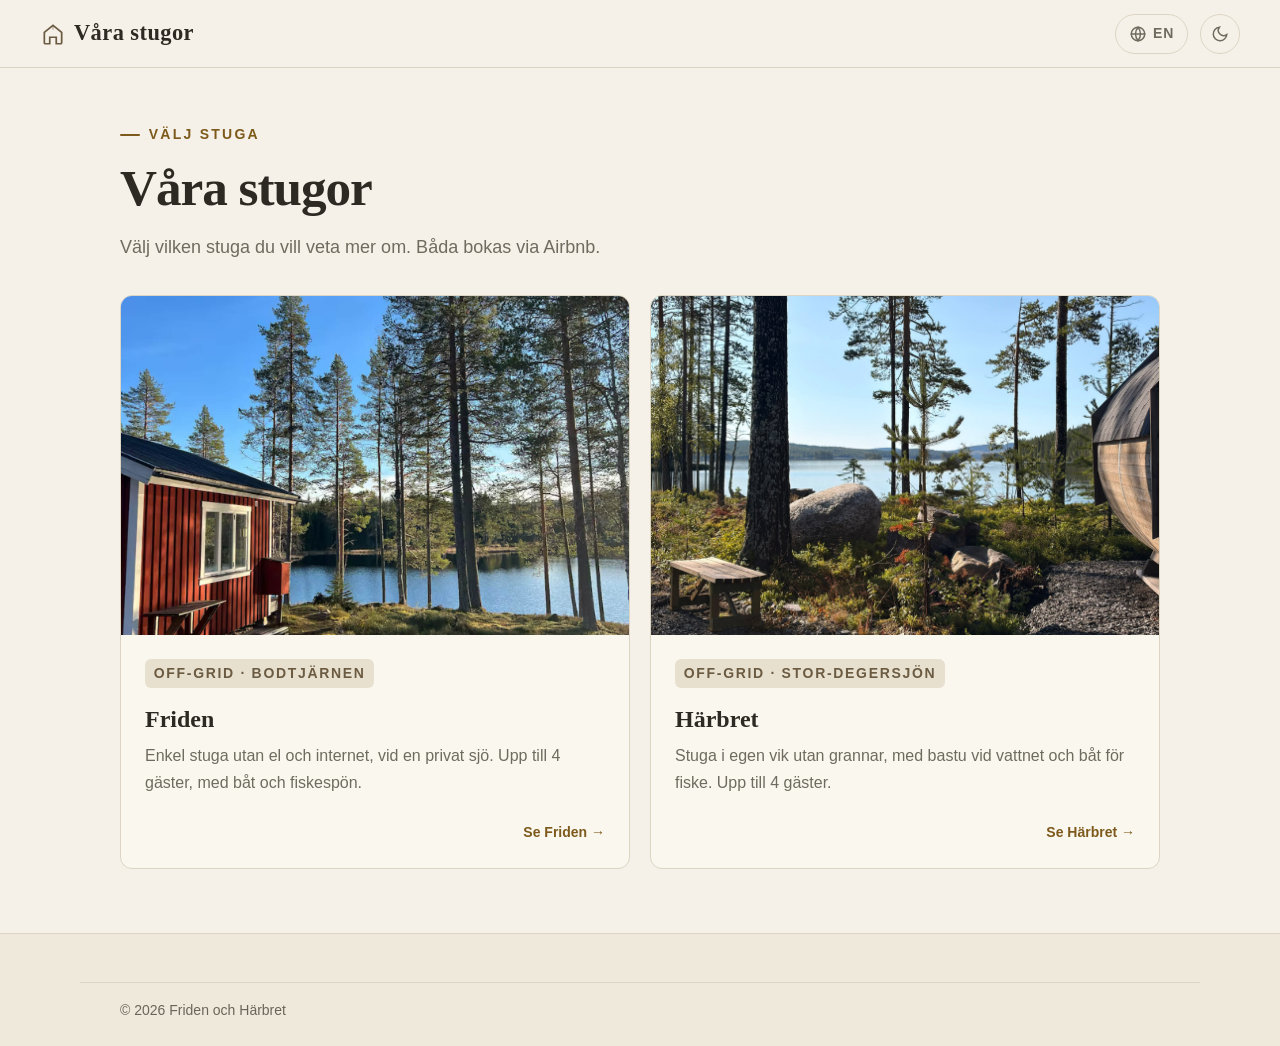
<file: index.html>
<!DOCTYPE html>
<html lang="sv" data-theme="light">
<head>
  <meta charset="UTF-8" />
  <meta name="viewport" content="width=device-width, initial-scale=1.0" />
  <title>Våra stugor — Friden och Härbret</title>
  <meta name="description" content="Våra stugor i Norrland som bokas via Airbnb. Välj Friden, en off-grid stuga vid Bodtjärnen, eller Härbret." />

  <link rel="alternate" hreflang="sv" href="https://westberg991.github.io/Cabins/" />
  <link rel="alternate" hreflang="en" href="https://westberg991.github.io/Cabins/en/" />
  <link rel="alternate" hreflang="x-default" href="https://westberg991.github.io/Cabins/" />

  <meta property="og:type" content="website" />
  <meta property="og:url" content="https://westberg991.github.io/Cabins/" />
  <meta property="og:locale" content="sv_SE" />
  <meta property="og:title" content="Våra stugor — Friden och Härbret" />
  <meta property="og:description" content="Välj vilken stuga du vill veta mer om." />
  <meta property="og:image" content="https://westberg991.github.io/Cabins/bilder/friden/StugaVyUte.jpg" />
  <meta name="twitter:card" content="summary_large_image" />

  <script>
    (function () {
      var d = document.documentElement, t = null;
      d.className += ' js';
      try { t = localStorage.getItem('friden-theme'); } catch (e) {}
      if (!t) t = 'light';
      d.setAttribute('data-theme', t);
    })();
  </script>

  <link rel="preconnect" href="https://api.fontshare.com" />
  <link href="https://api.fontshare.com/v2/css?f[]=zodiak@400,500,600,700&f[]=general-sans@400,500,600&display=swap" rel="stylesheet" />
  <link rel="icon" href="data:image/svg+xml,%3Csvg xmlns='http://www.w3.org/2000/svg' viewBox='0 0 24 24'%3E%3Cpath fill='%23756552' d='M12 3L2 11h3v8h6v-5h2v5h6v-8h3L12 3z'/%3E%3C/svg%3E" />
  <link rel="stylesheet" href="style.css" />
</head>
<body>

<nav class="nav">
  <a href="#" class="logo" aria-label="Våra stugor, till toppen av sidan">
    <svg width="26" height="26" viewBox="0 0 24 24" fill="none" stroke="currentColor" stroke-width="1.6" aria-hidden="true">
      <path d="M4 10.5 12 4l8 6.5V20a1 1 0 0 1-1 1h-4v-6h-6v6H5a1 1 0 0 1-1-1v-9.5z"/>
      <path d="M12 4v4" opacity=".35"/>
    </svg>
    Våra stugor
  </a>
  <div class="nav-actions">
    <a class="lang-toggle" href="en/" hreflang="en" lang="en" aria-label="View this page in English" title="English"><svg width="18" height="18" viewBox="0 0 24 24" fill="none" stroke="currentColor" stroke-width="2" stroke-linecap="round" stroke-linejoin="round" aria-hidden="true"><circle cx="12" cy="12" r="9"/><path d="M3 12h18"/><path d="M12 3a14 14 0 0 1 0 18"/><path d="M12 3a14 14 0 0 0 0 18"/></svg><span>EN</span></a>
    <button class="theme-toggle" id="themeToggle" type="button" aria-label="Byt till mörkt läge" title="Byt till mörkt läge"></button>
  </div>
</nav>

<main class="hub">
  <div class="container">
    <span class="section-label">Välj stuga</span>
    <h1 class="hub-title">Våra stugor</h1>
    <p class="section-intro">Välj vilken stuga du vill veta mer om. Båda bokas via Airbnb.</p>

    <div class="cards-2">
      <a class="card cabin-card" href="friden/">
        <img class="cabin-card-img" src="bilder/friden/StugaVyUte.jpg" alt="Friden sedd från sjön" decoding="async" />
        <div class="cabin-card-body">
          <span class="badge">Off-grid · Bodtjärnen</span>
          <h3>Friden</h3>
          <p>Enkel stuga utan el och internet, vid en privat sjö. Upp till 4 gäster, med båt och fiskespön.</p>
          <span class="explore-foot"><span></span><span class="explore-link">Se Friden →</span></span>
        </div>
      </a>
      <a class="card cabin-card" href="herbret/">
        <img class="cabin-card-img" src="bilder/herbret/Bastuute2.jpg" alt="Bastun vid vattnet vid Härbret" decoding="async" />
        <div class="cabin-card-body">
          <span class="badge">Off-grid · Stor-Degersjön</span>
          <h3>Härbret</h3>
          <p>Stuga i egen vik utan grannar, med bastu vid vattnet och båt för fiske. Upp till 4 gäster.</p>
          <span class="explore-foot"><span></span><span class="explore-link">Se Härbret →</span></span>
        </div>
      </a>
    </div>
  </div>
</main>

<footer class="footer">
  <div class="container footer-bottom">
    <span>© 2026 Friden och Härbret</span>
  </div>
</footer>

<script src="script.js" defer></script>
</body>
</html>
</file>
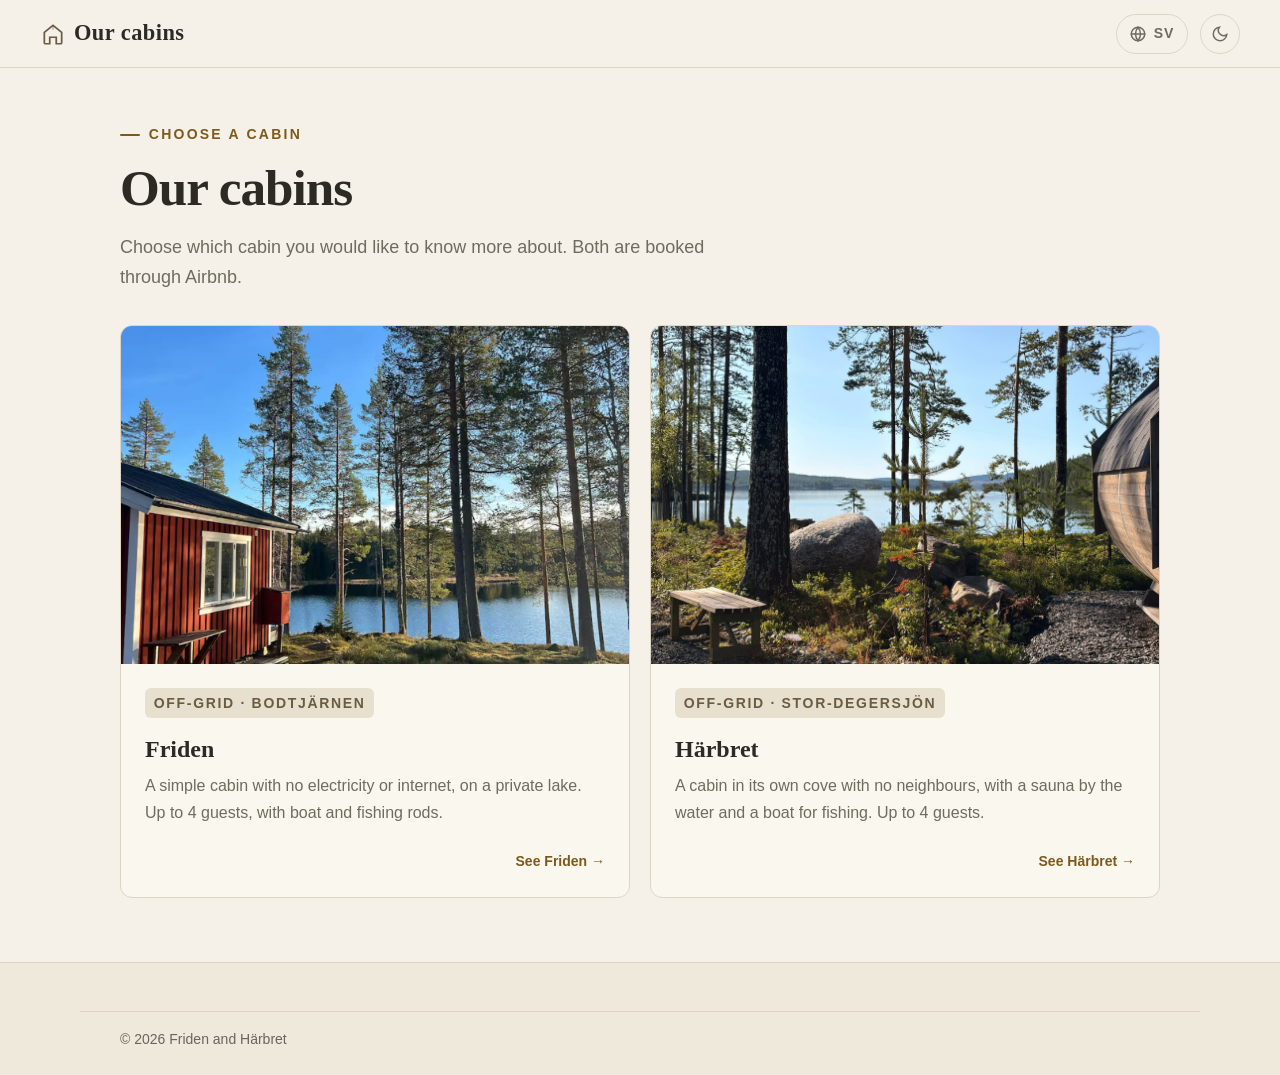
<file: en/index.html>
<!DOCTYPE html>
<html lang="en" data-theme="light">
<head>
  <meta charset="UTF-8" />
  <meta name="viewport" content="width=device-width, initial-scale=1.0" />
  <title>Our cabins — Friden and Härbret</title>
  <meta name="description" content="Our cabins in northern Sweden, bookable on Airbnb. Choose Friden, an off-grid cabin by Lake Bodtjärnen, or Härbret." />

  <link rel="alternate" hreflang="sv" href="https://westberg991.github.io/Cabins/" />
  <link rel="alternate" hreflang="en" href="https://westberg991.github.io/Cabins/en/" />
  <link rel="alternate" hreflang="x-default" href="https://westberg991.github.io/Cabins/" />

  <meta property="og:type" content="website" />
  <meta property="og:url" content="https://westberg991.github.io/Cabins/en/" />
  <meta property="og:locale" content="en_GB" />
  <meta property="og:title" content="Our cabins — Friden and Härbret" />
  <meta property="og:description" content="Choose which cabin you would like to know more about." />
  <meta property="og:image" content="https://westberg991.github.io/Cabins/bilder/friden/StugaVyUte.jpg" />
  <meta name="twitter:card" content="summary_large_image" />

  <script>
    (function () {
      var d = document.documentElement, t = null;
      d.className += ' js';
      try { t = localStorage.getItem('friden-theme'); } catch (e) {}
      if (!t) t = 'light';
      d.setAttribute('data-theme', t);
    })();
  </script>

  <link rel="preconnect" href="https://api.fontshare.com" />
  <link href="https://api.fontshare.com/v2/css?f[]=zodiak@400,500,600,700&f[]=general-sans@400,500,600&display=swap" rel="stylesheet" />
  <link rel="icon" href="data:image/svg+xml,%3Csvg xmlns='http://www.w3.org/2000/svg' viewBox='0 0 24 24'%3E%3Cpath fill='%23756552' d='M12 3L2 11h3v8h6v-5h2v5h6v-8h3L12 3z'/%3E%3C/svg%3E" />
  <link rel="stylesheet" href="../style.css" />
</head>
<body>

<nav class="nav">
  <a href="#" class="logo" aria-label="Our cabins, back to top of page">
    <svg width="26" height="26" viewBox="0 0 24 24" fill="none" stroke="currentColor" stroke-width="1.6" aria-hidden="true">
      <path d="M4 10.5 12 4l8 6.5V20a1 1 0 0 1-1 1h-4v-6h-6v6H5a1 1 0 0 1-1-1v-9.5z"/>
      <path d="M12 4v4" opacity=".35"/>
    </svg>
    Our cabins
  </a>
  <div class="nav-actions">
    <a class="lang-toggle" href="../" hreflang="sv" lang="sv" aria-label="Visa sidan på svenska" title="Svenska"><svg width="18" height="18" viewBox="0 0 24 24" fill="none" stroke="currentColor" stroke-width="2" stroke-linecap="round" stroke-linejoin="round" aria-hidden="true"><circle cx="12" cy="12" r="9"/><path d="M3 12h18"/><path d="M12 3a14 14 0 0 1 0 18"/><path d="M12 3a14 14 0 0 0 0 18"/></svg><span>SV</span></a>
    <button class="theme-toggle" id="themeToggle" type="button" aria-label="Switch to dark mode" title="Switch to dark mode"></button>
  </div>
</nav>

<main class="hub">
  <div class="container">
    <span class="section-label">Choose a cabin</span>
    <h1 class="hub-title">Our cabins</h1>
    <p class="section-intro">Choose which cabin you would like to know more about. Both are booked through Airbnb.</p>

    <div class="cards-2">
      <a class="card cabin-card" href="../friden/en/">
        <img class="cabin-card-img" src="../bilder/friden/StugaVyUte.jpg" alt="Friden seen from the lake" decoding="async" />
        <div class="cabin-card-body">
          <span class="badge">Off-grid · Bodtjärnen</span>
          <h3>Friden</h3>
          <p>A simple cabin with no electricity or internet, on a private lake. Up to 4 guests, with boat and fishing rods.</p>
          <span class="explore-foot"><span></span><span class="explore-link">See Friden →</span></span>
        </div>
      </a>
      <a class="card cabin-card" href="../herbret/en/">
        <img class="cabin-card-img" src="../bilder/herbret/Bastuute2.jpg" alt="The sauna by the water at Härbret" decoding="async" />
        <div class="cabin-card-body">
          <span class="badge">Off-grid · Stor-Degersjön</span>
          <h3>Härbret</h3>
          <p>A cabin in its own cove with no neighbours, with a sauna by the water and a boat for fishing. Up to 4 guests.</p>
          <span class="explore-foot"><span></span><span class="explore-link">See Härbret →</span></span>
        </div>
      </a>
    </div>
  </div>
</main>

<footer class="footer">
  <div class="container footer-bottom">
    <span>© 2026 Friden and Härbret</span>
  </div>
</footer>

<script src="../script.js" defer></script>
</body>
</html>
</file>
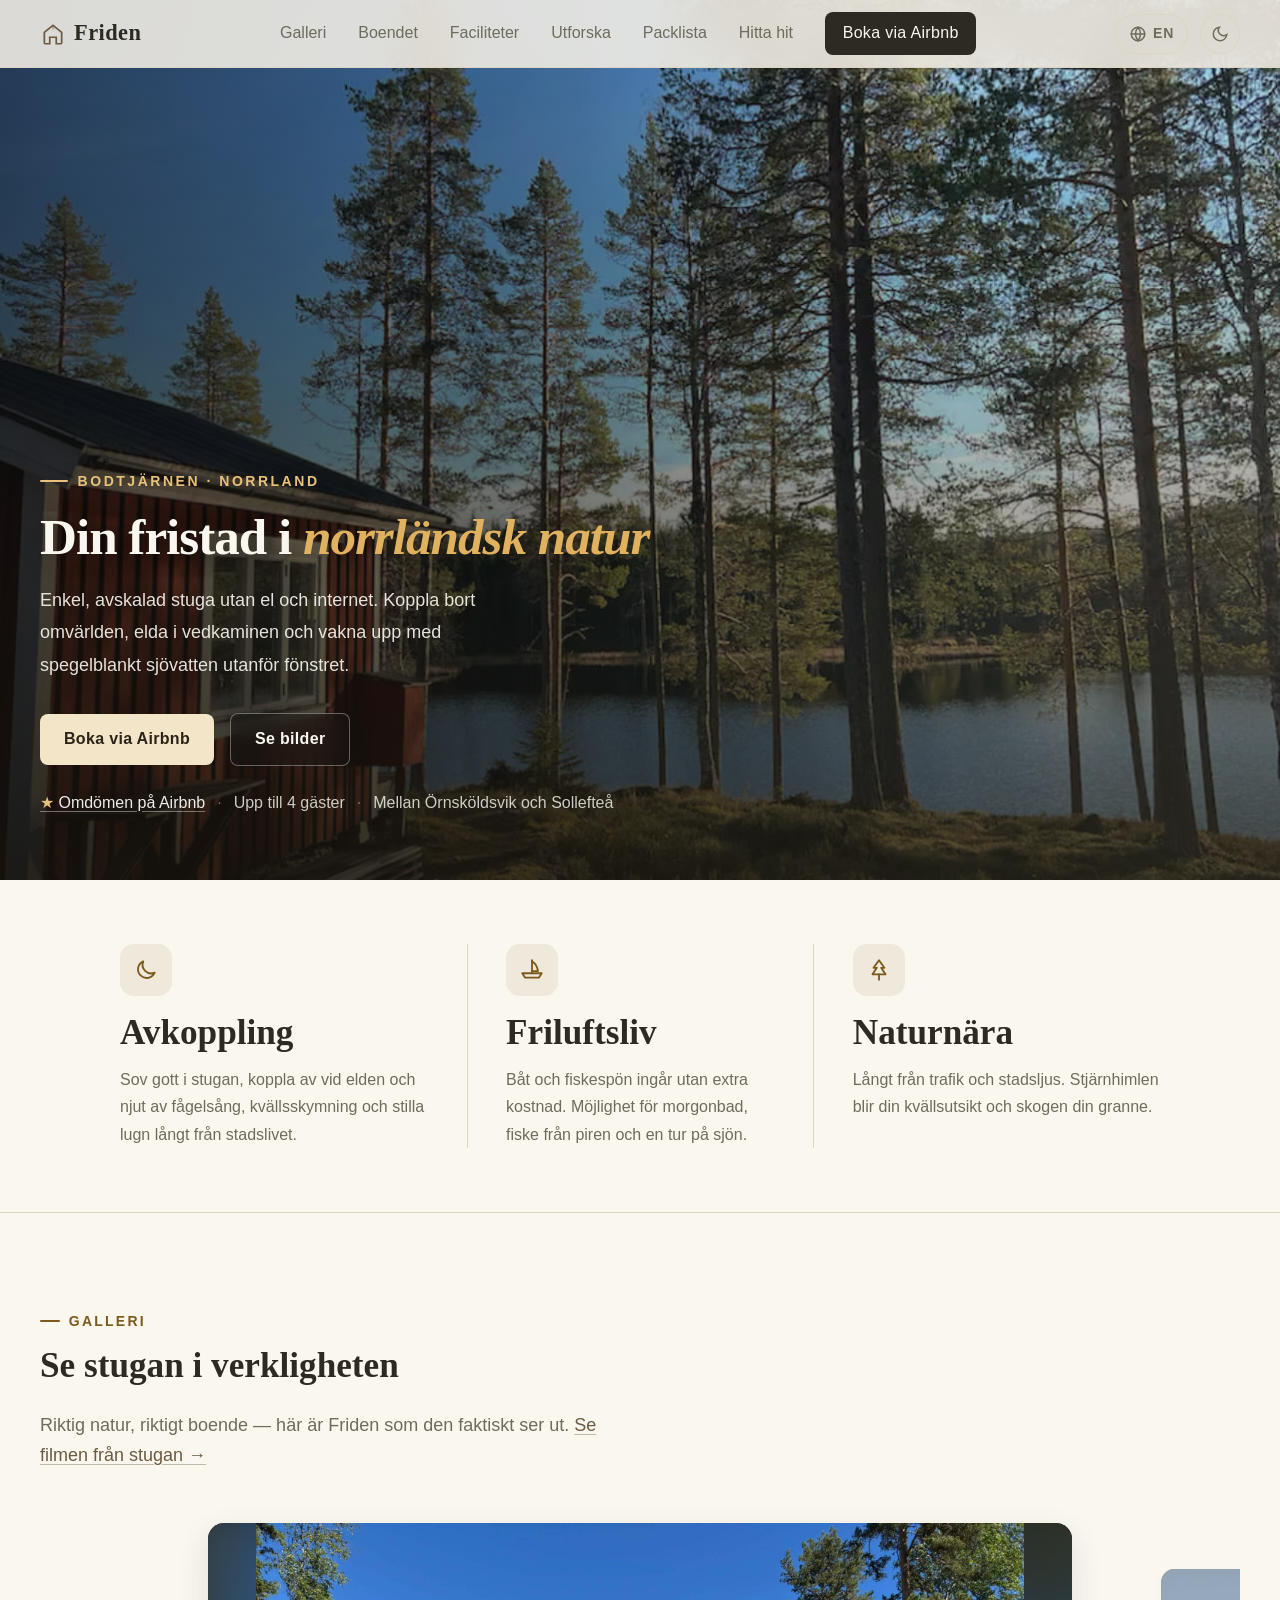
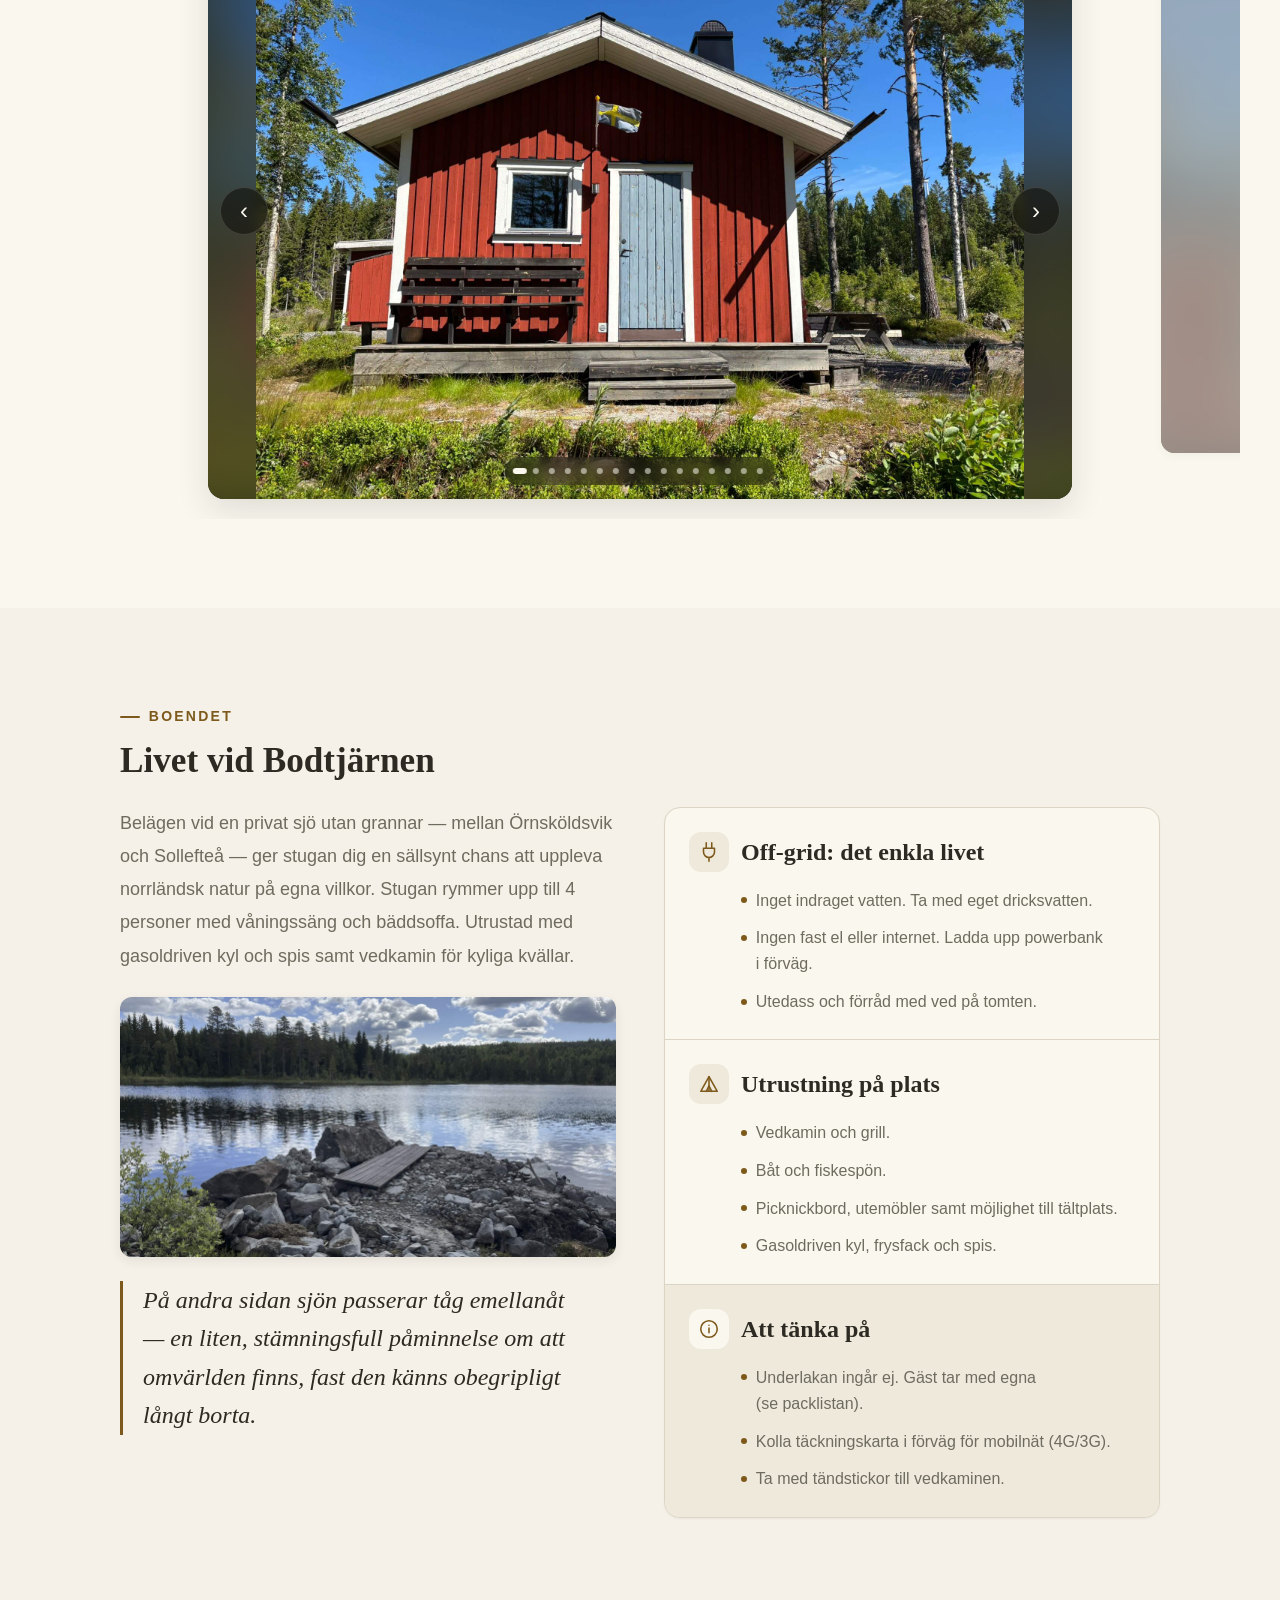
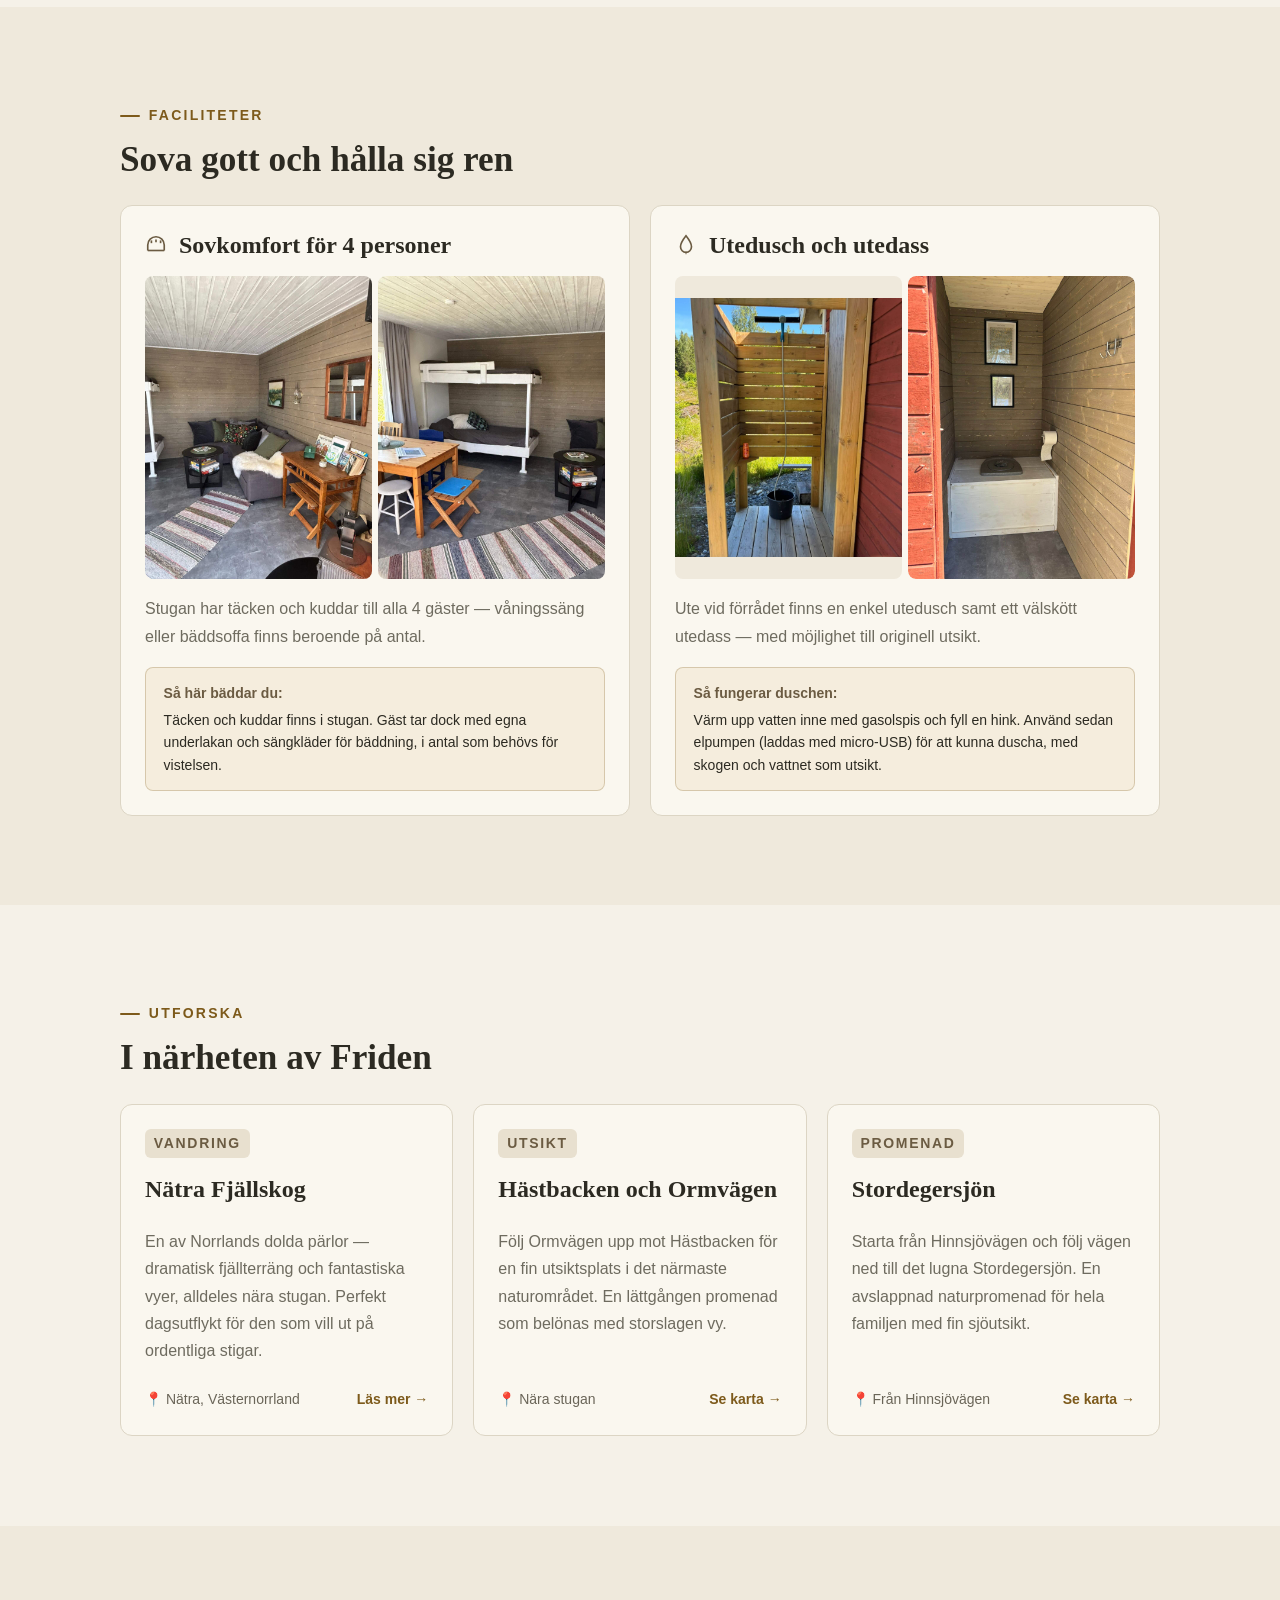
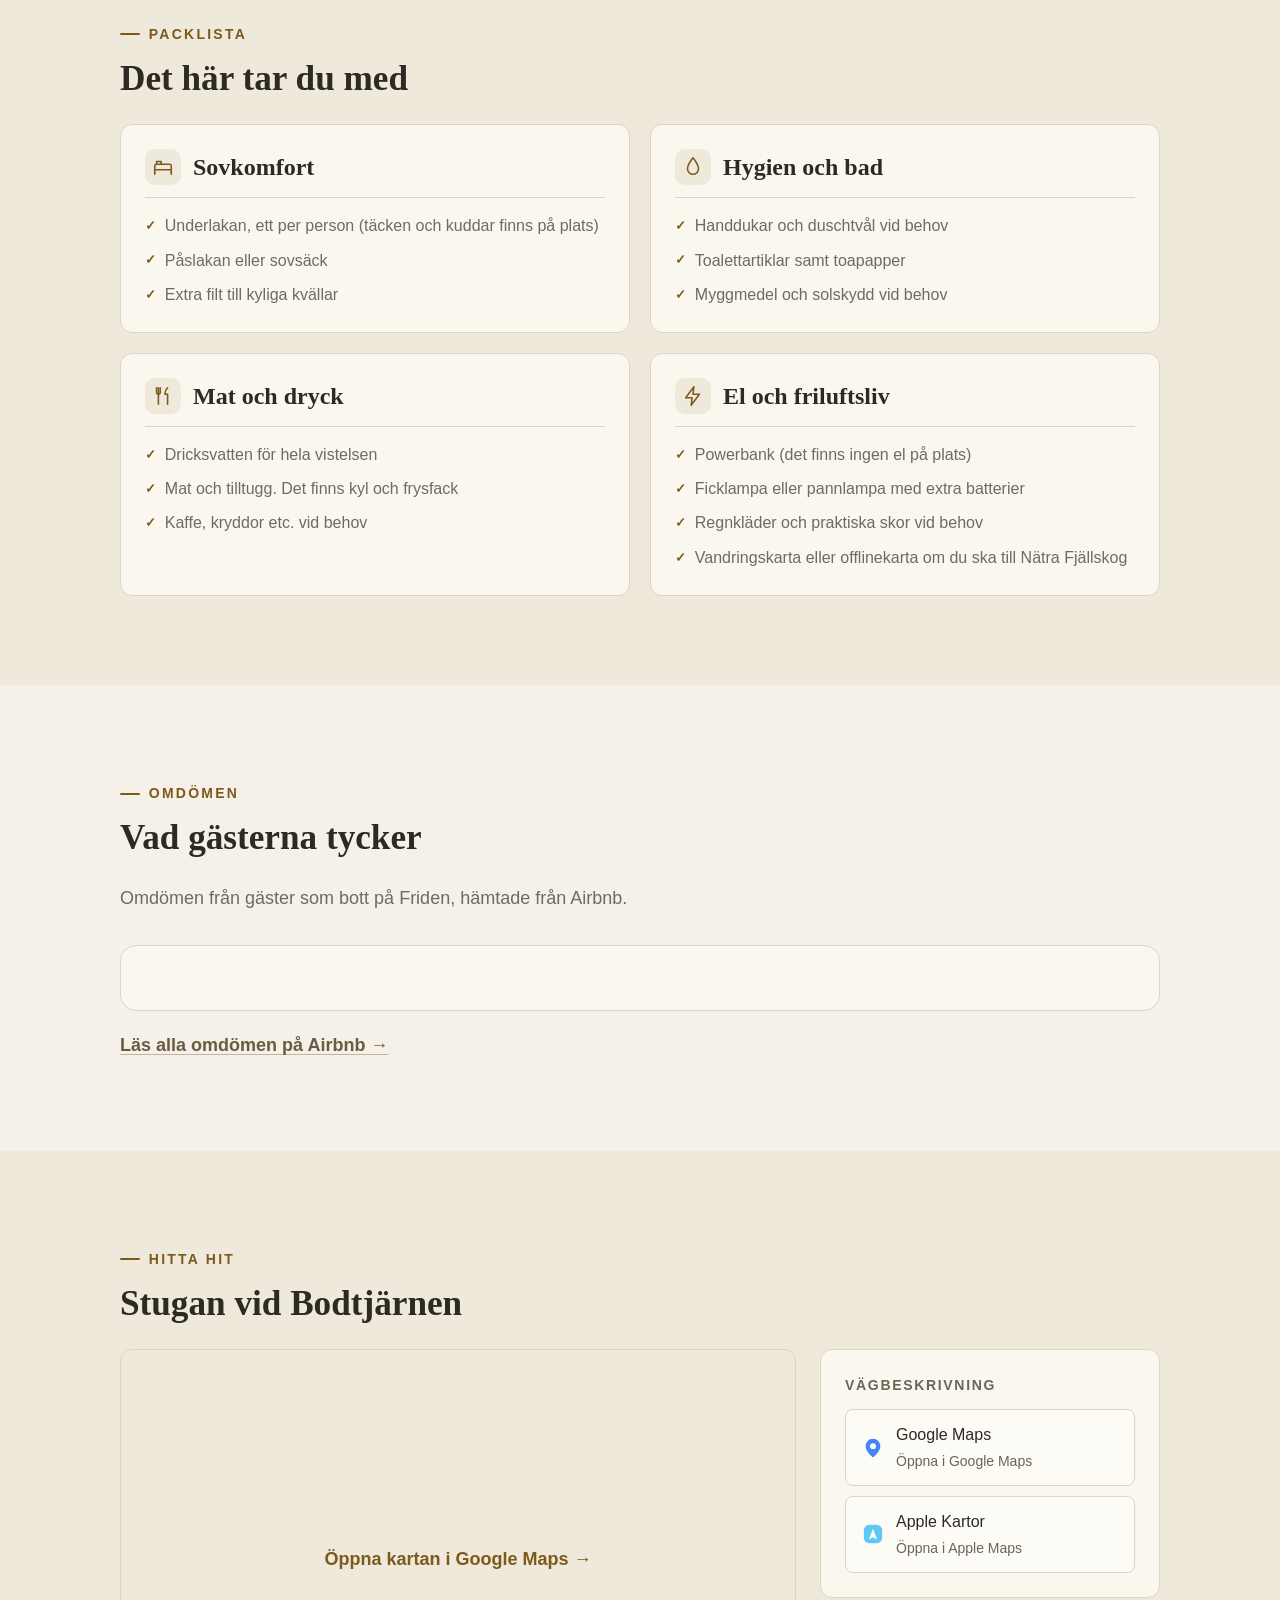
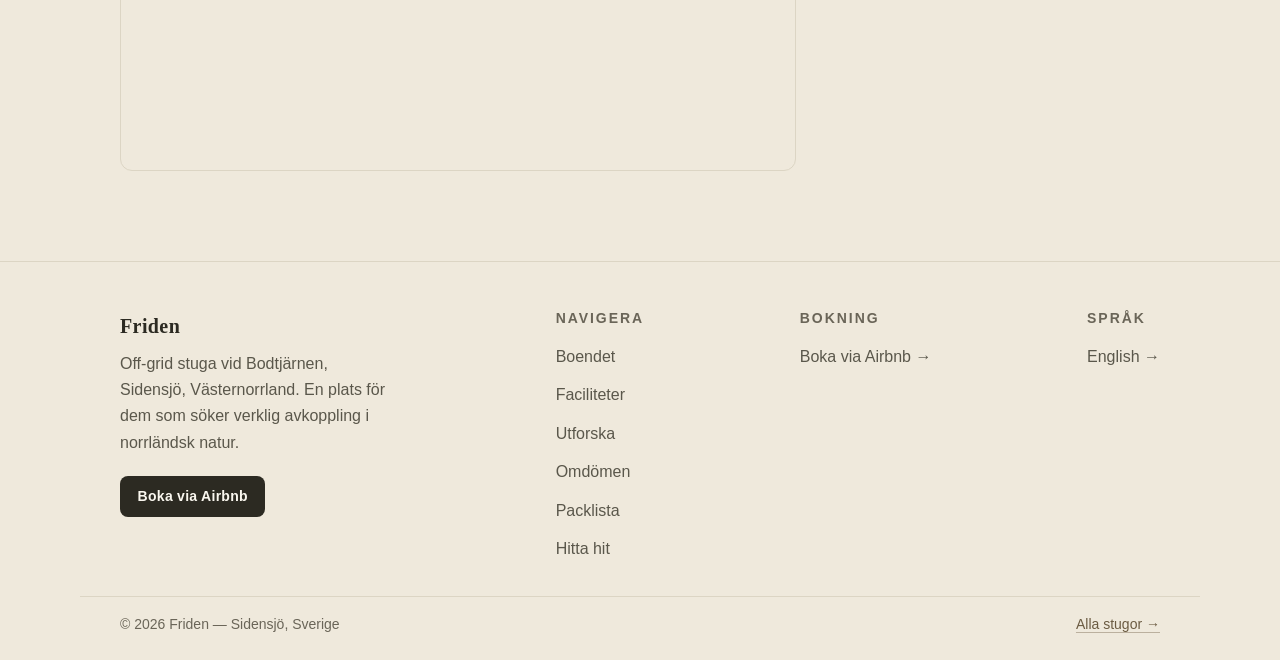
<file: friden/index.html>
<!DOCTYPE html>
<html lang="sv" data-theme="light">
<head>
  <meta charset="UTF-8" />
  <meta name="viewport" content="width=device-width, initial-scale=1.0" />
  <title>Friden — Off-grid stuga vid Bodtjärnen</title>
  <meta name="description" content="Friden — off-grid stuga vid Bodtjärnen i Sidensjö, mellan Örnsköldsvik och Sollefteå. Elda i vedkaminen och vakna till spegelblankt sjövatten." />

    <link rel="alternate" hreflang="sv" href="https://westberg991.github.io/Cabins/friden/" />
  <link rel="alternate" hreflang="en" href="https://westberg991.github.io/Cabins/friden/en/" />
  <link rel="alternate" hreflang="x-default" href="https://westberg991.github.io/Cabins/friden/" />

  <meta property="og:type" content="website" />
  <meta property="og:url" content="https://westberg991.github.io/Cabins/friden/" />
  <meta property="og:locale" content="sv_SE" />
  <meta property="og:title" content="Friden — Off-grid stuga vid Bodtjärnen" />
  <meta property="og:description" content="Enkel stuga utan el och internet vid en privat sjö i Norrland." />
  <meta property="og:image" content="https://westberg991.github.io/Cabins/bilder/friden/StugaVyUte.jpg" />
  <meta name="twitter:card" content="summary_large_image" />

  <!-- Sätter tema och js-klass direkt, så sidan inte blinkar -->
  <script>
    (function () {
      var d = document.documentElement, t = null;
      d.className += ' js';
      try { t = localStorage.getItem('friden-theme'); } catch (e) {}
      if (!t) t = 'light';
      d.setAttribute('data-theme', t);
    })();
  </script>

  <link rel="preload" as="image" href="../bilder/friden/StugaVyUte.jpg" fetchpriority="high" />
  <link rel="preconnect" href="https://api.fontshare.com" />
  <link href="https://api.fontshare.com/v2/css?f[]=zodiak@400,500,600,700&f[]=general-sans@400,500,600&display=swap" rel="stylesheet" />
  <link rel="icon" href="data:image/svg+xml,%3Csvg xmlns='http://www.w3.org/2000/svg' viewBox='0 0 24 24'%3E%3Cpath fill='%23756552' d='M12 3L2 11h3v8h6v-5h2v5h6v-8h3L12 3z'/%3E%3C/svg%3E" />
  <link rel="stylesheet" href="../style.css" />
</head>
<body data-base="../bilder/friden/">

<!-- ═══ NAV ══════════════════════════════════════════════ -->
<nav class="nav">
  <a href="#" class="logo" aria-label="Friden, till toppen av sidan">
    <svg width="26" height="26" viewBox="0 0 24 24" fill="none" stroke="currentColor" stroke-width="1.6" aria-hidden="true">
      <path d="M4 10.5 12 4l8 6.5V20a1 1 0 0 1-1 1h-4v-6h-6v6H5a1 1 0 0 1-1-1v-9.5z"/>
      <path d="M12 4v4" opacity=".35"/>
    </svg>
    Friden
  </a>
  <div class="nav-links" id="navLinks">
    <a href="#galleri">Galleri</a>
    <a href="#boendet">Boendet</a>
    <a href="#faciliteter">Faciliteter</a>
    <a href="#utforska">Utforska</a>
    <a href="#packlista">Packlista</a>
    <a href="#hitta-hit">Hitta hit</a>
    <a href="https://www.airbnb.se/rooms/1261631365782137981" target="_blank" rel="noopener" class="btn btn--accent btn--sm">Boka via Airbnb</a>
  </div>
  <div class="nav-actions">
    <a class="lang-toggle" href="en/" hreflang="en" lang="en" aria-label="View this page in English" title="English"><svg width="18" height="18" viewBox="0 0 24 24" fill="none" stroke="currentColor" stroke-width="2" stroke-linecap="round" stroke-linejoin="round" aria-hidden="true"><circle cx="12" cy="12" r="9"/><path d="M3 12h18"/><path d="M12 3a14 14 0 0 1 0 18"/><path d="M12 3a14 14 0 0 0 0 18"/></svg><span>EN</span></a>
    <button class="theme-toggle" id="themeToggle" type="button" aria-label="Byt till mörkt läge" title="Byt till mörkt läge"></button>
    <button class="burger" id="burger" type="button" aria-label="Öppna meny" aria-expanded="false" aria-controls="navLinks">
      <span></span><span></span><span></span>
    </button>
  </div>
</nav>

<!-- ═══ HERO ═════════════════════════════════════════════ -->
<header class="hero">
  <img class="hero-bg" src="../bilder/friden/StugaVyUte.jpg" alt="" fetchpriority="high" decoding="async" />
  <div class="hero-overlay"></div>
  <div class="hero-content">
    <span class="eyebrow">Bodtjärnen · Norrland</span>
    <h1 class="hero-title">Din fristad i <em>norrländsk natur</em></h1>
    <p class="hero-desc">Enkel, avskalad stuga utan el och internet. Koppla bort omvärlden, elda i vedkaminen och vakna upp med spegelblankt sjövatten utanför fönstret.</p>
    <div class="hero-cta">
      <a href="https://www.airbnb.se/rooms/1261631365782137981" target="_blank" rel="noopener" class="btn btn--accent">Boka via Airbnb</a>
      <a href="#galleri" class="btn btn--ghost">Se bilder</a>
    </div>
    <div class="hero-meta">
      <a href="#omdomen" class="rating-link"><span class="star">★</span> Omdömen på Airbnb</a>
      <span class="divider">·</span>
      <span>Upp till 4 gäster</span>
      <span class="divider">·</span>
      <span>Mellan Örnsköldsvik och Sollefteå</span>
    </div>
  </div>
</header>

<!-- ═══ VARFÖR FRIDEN ════════════════════════════════════ -->
<section class="why" aria-label="Därför Friden">
  <div class="container why-grid" data-r>
    <div class="why-item">
      <span class="feature-icon"><svg width="26" height="26" viewBox="0 0 24 24" fill="none" stroke="currentColor" stroke-width="1.7" stroke-linecap="round" stroke-linejoin="round" aria-hidden="true"><path d="M20 14.5A8 8 0 0 1 9.5 4a8 8 0 1 0 10.5 10.5z"/></svg></span>
      <h3>Avkoppling</h3>
      <p>Sov gott i stugan, koppla av vid elden och njut av fågelsång, kvällsskymning och stilla lugn långt från stadslivet.</p>
    </div>
    <div class="why-item">
      <span class="feature-icon"><svg width="26" height="26" viewBox="0 0 24 24" fill="none" stroke="currentColor" stroke-width="1.7" stroke-linecap="round" stroke-linejoin="round" aria-hidden="true"><path d="M3 15h18l-2.5 4h-13z"/><path d="M12 3v12"/><path d="M12 4c3 2 5 5 5.5 9H12"/></svg></span>
      <h3>Friluftsliv</h3>
      <p>Båt och fiskespön ingår utan extra kostnad. Möjlighet för morgonbad, fiske från piren och en tur på sjön.</p>
    </div>
    <div class="why-item">
      <span class="feature-icon"><svg width="26" height="26" viewBox="0 0 24 24" fill="none" stroke="currentColor" stroke-width="1.7" stroke-linecap="round" stroke-linejoin="round" aria-hidden="true"><path d="M12 3l5 7h-3l4 6H6l4-6H7z"/><path d="M12 16v5"/></svg></span>
      <h3>Naturnära</h3>
      <p>Långt från trafik och stadsljus. Stjärnhimlen blir din kvällsutsikt och skogen din granne.</p>
    </div>
  </div>
</section>

<!-- ═══ GALLERI ══════════════════════════════════════════ -->
<section class="section section--gallery" id="galleri">
  <div class="container" data-r>
    <span class="section-label">Galleri</span>
    <h2>Se stugan i verkligheten</h2>
    <p class="section-intro">Riktig natur, riktigt boende — här är Friden som den faktiskt ser ut. <a href="https://www.youtube.com/watch?v=0qQEQfKipso" target="_blank" rel="noopener" class="inline-link">Se filmen från stugan →</a></p>

    <div class="gallery-carousel">
      <div class="carousel-track" id="carouselTrack" role="region" aria-roledescription="carousel" aria-label="Bildgalleri" tabindex="0"></div>
      <button class="gallery-arrow prev" id="prev" type="button" aria-label="Föregående bild">‹</button>
      <button class="gallery-arrow next" id="next" type="button" aria-label="Nästa bild">›</button>
      <div class="carousel-dots" id="carouselDots"></div>
      <p class="sr-only" id="slideCounter" aria-live="polite"></p>
    </div>
  </div>
</section>

<!-- ═══ BOENDET ══════════════════════════════════════════ -->
<section class="section" id="boendet">
  <div class="container" data-r>
    <span class="section-label">Boendet</span>
    <h2>Livet vid Bodtjärnen</h2>
    <div class="info-layout">
      <div class="info-text">
        <p class="lead">Belägen vid en privat sjö utan grannar — mellan Örnsköldsvik och Sollefteå — ger stugan dig en sällsynt chans att uppleva norrländsk natur på egna villkor. Stugan rymmer upp till 4 personer med våningssäng och bäddsoffa. Utrustad med gasoldriven kyl och spis samt vedkamin för kyliga kvällar.</p>
        <figure class="info-figure">
          <img src="../bilder/friden/StenPir.jpg" alt="Stenpiren vid Bodtjärnen" loading="lazy" decoding="async" />
        </figure>
        <p class="quote">På andra sidan sjön passerar tåg emellanåt — en liten, stämningsfull påminnelse om att omvärlden finns, fast den känns obegripligt långt borta.</p>
      </div>
      <div class="info-sheet">
        <div class="info-group">
          <div class="info-group-head"><span class="info-ico"><svg width="22" height="22" viewBox="0 0 24 24" fill="none" stroke="currentColor" stroke-width="1.7" stroke-linecap="round" stroke-linejoin="round" aria-hidden="true"><path d="M9 2v6"/><path d="M15 2v6"/><path d="M6 8h12v4a6 6 0 0 1-12 0z"/><path d="M12 18v4"/></svg></span><h3>Off-grid: det enkla livet</h3></div>
          <ul class="dash-list">
            <li>Inget indraget vatten. Ta med eget dricksvatten.</li>
            <li>Ingen fast el eller internet. Ladda upp powerbank i förväg.</li>
            <li>Utedass och förråd med ved på tomten.</li>
          </ul>
        </div>
        <div class="info-group">
          <div class="info-group-head"><span class="info-ico"><svg width="22" height="22" viewBox="0 0 24 24" fill="none" stroke="currentColor" stroke-width="1.7" stroke-linecap="round" stroke-linejoin="round" aria-hidden="true"><path d="M3 20L12 4l9 16z"/><path d="M12 4v16"/><path d="M9 20l3-6 3 6"/></svg></span><h3>Utrustning på plats</h3></div>
          <ul class="dash-list">
            <li>Vedkamin och grill.</li>
            <li>Båt och fiskespön.</li>
            <li>Picknickbord, utemöbler samt möjlighet till tältplats.</li>
            <li>Gasoldriven kyl, frysfack och spis.</li>
          </ul>
        </div>
        <div class="info-group info-group--note">
          <div class="info-group-head"><span class="info-ico"><svg width="22" height="22" viewBox="0 0 24 24" fill="none" stroke="currentColor" stroke-width="1.7" stroke-linecap="round" stroke-linejoin="round" aria-hidden="true"><circle cx="12" cy="12" r="9"/><path d="M12 11v5"/><path d="M12 8h.01"/></svg></span><h3>Att tänka på</h3></div>
          <ul class="dash-list">
            <li>Underlakan ingår ej. Gäst tar med egna (se packlistan).</li>
            <li>Kolla täckningskarta i förväg för mobilnät (4G/3G).</li>
            <li>Ta med tändstickor till vedkaminen.</li>
          </ul>
        </div>
      </div>
    </div>
  </div>
</section>

<!-- ═══ FACILITETER ══════════════════════════════════════ -->
<section class="section section--offset" id="faciliteter">
  <div class="container" data-r>
    <span class="section-label">Faciliteter</span>
    <h2>Sova gott och hålla sig ren</h2>
    <div class="cards-2">
      <div class="card card--facility">
        <div class="facility-head">
          <svg class="facility-icon" width="22" height="22" viewBox="0 0 24 24" fill="none" stroke="currentColor" stroke-width="1.8" aria-hidden="true">
            <path d="M3 18v-6a9 9 0 0 1 18 0v6"/><path d="M3 18h18"/><path d="M7 10V7"/><path d="M12 9V6"/><path d="M17 10V7"/>
          </svg>
          <h3>Sovkomfort för 4 personer</h3>
        </div>
        <div class="facility-imgs">
          <img src="../bilder/friden/StugaInne.jpg" alt="Sovplats inomhus" loading="lazy" decoding="async" />
          <img src="../bilder/friden/DubbelSang.jpg" alt="Dubbelsäng" loading="lazy" decoding="async" />
        </div>
        <p>Stugan har täcken och kuddar till alla 4 gäster — våningssäng eller bäddsoffa finns beroende på antal.</p>
        <div class="tip">
          <strong>Så här bäddar du:</strong>
          Täcken och kuddar finns i stugan. Gäst tar dock med egna underlakan och sängkläder för bäddning, i antal som behövs för vistelsen.
        </div>
      </div>
      <div class="card card--facility">
        <div class="facility-head">
          <svg class="facility-icon" width="22" height="22" viewBox="0 0 24 24" fill="none" stroke="currentColor" stroke-width="1.8" aria-hidden="true">
            <path d="M12 2s6 7.5 6 12a6 6 0 0 1-12 0c0-4.5 6-12 6-12z"/>
            <path d="M12 22v-3" opacity=".5"/>
          </svg>
          <h3>Utedusch och utedass</h3>
        </div>
        <div class="facility-imgs">
          <div class="facility-img-wrap"><img src="../bilder/friden/UteDusch.jpg" alt="Utedusch" loading="lazy" decoding="async" /></div>
          <div class="facility-img-wrap"><img src="../bilder/friden/Dass.jpg" alt="Utedass" loading="lazy" decoding="async" /></div>
        </div>
        <p>Ute vid förrådet finns en enkel utedusch samt ett välskött utedass — med möjlighet till originell utsikt.</p>
        <div class="tip">
          <strong>Så fungerar duschen:</strong>
          Värm upp vatten inne med gasolspis och fyll en hink. Använd sedan elpumpen (laddas med micro-USB) för att kunna duscha, med skogen och vattnet som utsikt.
        </div>
      </div>
    </div>
  </div>
</section>

<!-- ═══ UTFORSKA ═════════════════════════════════════════ -->
<section class="section" id="utforska">
  <div class="container" data-r>
    <span class="section-label">Utforska</span>
    <h2>I närheten av Friden</h2>
    <div class="cards-3">
      <a class="card card--explore" href="https://www.hogakusten.com/sv/natra-fjallskog" target="_blank" rel="noopener">
        <span class="badge">Vandring</span>
        <h3>Nätra Fjällskog</h3>
        <p>En av Norrlands dolda pärlor — dramatisk fjällterräng och fantastiska vyer, alldeles nära stugan. Perfekt dagsutflykt för den som vill ut på ordentliga stigar.</p>
        <span class="explore-foot"><span>📍 Nätra, Västernorrland</span> <span class="explore-link">Läs mer →</span></span>
      </a>
      <a class="card card--explore" href="https://maps.app.goo.gl/4Tuw2YRGHdDyaFGY6" target="_blank" rel="noopener">
        <span class="badge">Utsikt</span>
        <h3>Hästbacken och Ormvägen</h3>
        <p>Följ Ormvägen upp mot Hästbacken för en fin utsiktsplats i det närmaste naturområdet. En lättgången promenad som belönas med storslagen vy.</p>
        <span class="explore-foot"><span>📍 Nära stugan</span> <span class="explore-link">Se karta →</span></span>
      </a>
      <a class="card card--explore" href="https://maps.app.goo.gl/mZbg3PSKtK1cdyTG9" target="_blank" rel="noopener">
        <span class="badge">Promenad</span>
        <h3>Stordegersjön</h3>
        <p>Starta från Hinnsjövägen och följ vägen ned till det lugna Stordegersjön. En avslappnad naturpromenad för hela familjen med fin sjöutsikt.</p>
        <span class="explore-foot"><span>📍 Från Hinnsjövägen</span> <span class="explore-link">Se karta →</span></span>
      </a>
    </div>
  </div>
</section>

<!-- ═══ PACKLISTA ════════════════════════════════════════ -->
<section class="section section--offset" id="packlista">
  <div class="container" data-r>
    <span class="section-label">Packlista</span>
    <h2>Det här tar du med</h2>
    <div class="cards-2">
      <div class="card card--pack">
        <h3><span class="pack-ico"><svg width="22" height="22" viewBox="0 0 24 24" fill="none" stroke="currentColor" stroke-width="1.7" stroke-linecap="round" stroke-linejoin="round" aria-hidden="true"><path d="M3 18v-7a2 2 0 0 1 2-2h14a2 2 0 0 1 2 2v7"/><path d="M3 15h18"/><path d="M5 9V6h5v3"/><path d="M3 18v2"/><path d="M21 18v2"/></svg></span>Sovkomfort</h3>
        <ul class="check-list">
          <li>Underlakan, ett per person (täcken och kuddar finns på plats)</li>
          <li>Påslakan eller sovsäck</li>
          <li>Extra filt till kyliga kvällar</li>
        </ul>
      </div>
      <div class="card card--pack">
        <h3><span class="pack-ico"><svg width="22" height="22" viewBox="0 0 24 24" fill="none" stroke="currentColor" stroke-width="1.7" stroke-linecap="round" stroke-linejoin="round" aria-hidden="true"><path d="M12 2s6 7.5 6 12a6 6 0 0 1-12 0c0-4.5 6-12 6-12z"/></svg></span>Hygien och bad</h3>
        <ul class="check-list">
          <li>Handdukar och duschtvål vid behov</li>
          <li>Toalettartiklar samt toapapper</li>
          <li>Myggmedel och solskydd vid behov</li>
        </ul>
      </div>
      <div class="card card--pack">
        <h3><span class="pack-ico"><svg width="22" height="22" viewBox="0 0 24 24" fill="none" stroke="currentColor" stroke-width="1.7" stroke-linecap="round" stroke-linejoin="round" aria-hidden="true"><path d="M7 3v8"/><path d="M5 3v5a2 2 0 0 0 4 0V3"/><path d="M7 11v10"/><path d="M17 3c-2 2-3 4.5-3 7h3v11"/></svg></span>Mat och dryck</h3>
        <ul class="check-list">
          <li>Dricksvatten för hela vistelsen</li>
          <li>Mat och tilltugg. Det finns kyl och frysfack</li>
          <li>Kaffe, kryddor etc. vid behov</li>
        </ul>
      </div>
      <div class="card card--pack">
        <h3><span class="pack-ico"><svg width="22" height="22" viewBox="0 0 24 24" fill="none" stroke="currentColor" stroke-width="1.7" stroke-linecap="round" stroke-linejoin="round" aria-hidden="true"><path d="M13 2L4 14h7l-1 8 9-12h-7z"/></svg></span>El och friluftsliv</h3>
        <ul class="check-list">
          <li>Powerbank (det finns ingen el på plats)</li>
          <li>Ficklampa eller pannlampa med extra batterier</li>
          <li>Regnkläder och praktiska skor vid behov</li>
          <li>Vandringskarta eller offlinekarta om du ska till Nätra Fjällskog</li>
        </ul>
      </div>
    </div>
  </div>
</section>

<!-- ═══ OMDÖMEN ══════════════════════════════════════════ -->
<section class="section" id="omdomen">
  <div class="container" data-r>
    <span class="section-label">Omdömen</span>
    <h2>Vad gästerna tycker</h2>
    <p class="section-intro">Omdömen från gäster som bott på Friden, hämtade från Airbnb.</p>
    <div class="reviews-wrap" id="airbnb-reviews-widget">
      <div id="JFWebsiteWidget-019f9f9336c870008430e6f1330f34aa1485"></div>
      <script src="https://www.jotform.com/website-widgets/embed/019f9f9336c870008430e6f1330f34aa1485"></script>
    </div>
    <p class="reviews-more"><a class="inline-link" href="https://www.airbnb.se/rooms/1261631365782137981" target="_blank" rel="noopener">Läs alla omdömen på Airbnb →</a></p>
  </div>
</section>

<!-- ═══ HITTA HIT ════════════════════════════════════════ -->
<section class="section section--offset" id="hitta-hit">
  <div class="container" data-r>
    <span class="section-label">Hitta hit</span>
    <h2>Stugan vid Bodtjärnen</h2>
    <div class="map-layout">
      <div class="map-embed-wrap">
        <a class="map-fallback" href="https://www.google.com/maps?q=63.226306,18.033650" target="_blank" rel="noopener">Öppna kartan i Google Maps →</a>
        <iframe
          src="https://maps.google.com/maps?q=63.226306,18.033650&z=13&output=embed"
          allowfullscreen
          loading="lazy"
          referrerpolicy="no-referrer-when-downgrade"
          title="Karta över Friden vid Bodtjärnen"></iframe>
      </div>
      <div class="map-panel">
        <p class="map-cta-head">Vägbeskrivning</p>
        <div class="map-btns">
          <a href="https://www.google.com/maps/dir/?api=1&destination=63.226306,18.033650" target="_blank" rel="noopener" class="map-btn">
            <span class="map-btn-icon">
              <svg width="22" height="22" viewBox="0 0 24 24" aria-hidden="true"><path fill="#4285F4" d="M12 2C7.6 2 4 5.6 4 10c0 5.4 6.6 11.1 7.6 11.9.2.2.6.2.8 0C13.4 21.1 20 15.4 20 10c0-4.4-3.6-8-8-8z"/><circle cx="12" cy="10" r="3.2" fill="#fff"/></svg>
            </span>
            <span>Google Maps<span class="map-btn-sub">Öppna i Google Maps</span></span>
          </a>
          <a href="https://maps.apple.com/?daddr=63.226306,18.033650&dirflg=d" target="_blank" rel="noopener" class="map-btn">
            <span class="map-btn-icon">
              <svg width="22" height="22" viewBox="0 0 24 24" aria-hidden="true"><rect x="2" y="2" width="20" height="20" rx="6" fill="#5BC8F5"/><path fill="#fff" d="M12 6l4.5 12-4.5-2.5L7.5 18z"/></svg>
            </span>
            <span>Apple Kartor<span class="map-btn-sub">Öppna i Apple Maps</span></span>
          </a>
        </div>
      </div>
    </div>
  </div>
</section>

<!-- ═══ FOOTER ════════════════════════════════════════════ -->
<footer class="footer" id="kontakt">
  <div class="container footer-inner">
    <div class="foot-brand">
      <span class="logo logo--foot">Friden</span>
      <p>Off-grid stuga vid Bodtjärnen, Sidensjö, Västernorrland. En plats för dem som söker verklig avkoppling i norrländsk natur.</p>
      <a href="https://www.airbnb.se/rooms/1261631365782137981" target="_blank" rel="noopener" class="btn btn--accent btn--sm" style="margin-top:1.25rem;">Boka via Airbnb</a>
    </div>
    <div class="foot-col">
      <h4>Navigera</h4>
      <ul>
        <li><a href="#boendet">Boendet</a></li>
        <li><a href="#faciliteter">Faciliteter</a></li>
        <li><a href="#utforska">Utforska</a></li>
        <li><a href="#omdomen">Omdömen</a></li>
        <li><a href="#packlista">Packlista</a></li>
        <li><a href="#hitta-hit">Hitta hit</a></li>
      </ul>
    </div>
    <div class="foot-col">
      <h4>Bokning</h4>
      <ul>
        <li><a href="https://www.airbnb.se/rooms/1261631365782137981" target="_blank" rel="noopener">Boka via Airbnb →</a></li>
      </ul>
    </div>
    <div class="foot-col">
      <h4>Språk</h4>
      <ul>
        <li><a href="en/" hreflang="en" lang="en">English →</a></li>
      </ul>
    </div>
  </div>
  <div class="container footer-bottom">
    <span>© 2026 Friden — Sidensjö, Sverige</span>
    <a class="inline-link" href="../">Alla stugor →</a>
  </div>
</footer>

<script type="application/json" id="slideData">
[
  {
    "f": "FramsidaStuga.jpg",
    "alt": "Stugans framsida"
  },
  {
    "f": "StugaVyUte.jpg",
    "alt": "Stugan utifrån"
  },
  {
    "f": "Ute.jpg",
    "alt": "Utsikt från sjön"
  },
  {
    "f": "Ute2.jpg",
    "alt": "Utsikt från sjön"
  },
  {
    "f": "Ute3.jpg",
    "alt": "Utsikt från sjön"
  },
  {
    "f": "StugaNedan.jpg",
    "alt": "Stugan nedanifrån"
  },
  {
    "f": "StugaInne.jpg",
    "alt": "Inomhus"
  },
  {
    "f": "Kamin.jpg",
    "alt": "Vedkaminen"
  },
  {
    "f": "KaminBord.jpg",
    "alt": "Kamin och bord"
  },
  {
    "f": "DubbelSang.jpg",
    "alt": "Sovplats"
  },
  {
    "f": "Matplats.jpg",
    "alt": "Matplats"
  },
  {
    "f": "Kok.jpg",
    "alt": "Köket"
  },
  {
    "f": "Forrad.jpg",
    "alt": "Förråd med ved"
  },
  {
    "f": "StenPir.jpg",
    "alt": "Stenpiren"
  },
  {
    "f": "UteDusch.jpg",
    "alt": "Utedusch"
  },
  {
    "f": "Dass.jpg",
    "alt": "Utedass"
  }
]
</script>
<script src="../script.js" defer></script>
</body>
</html>
</file>
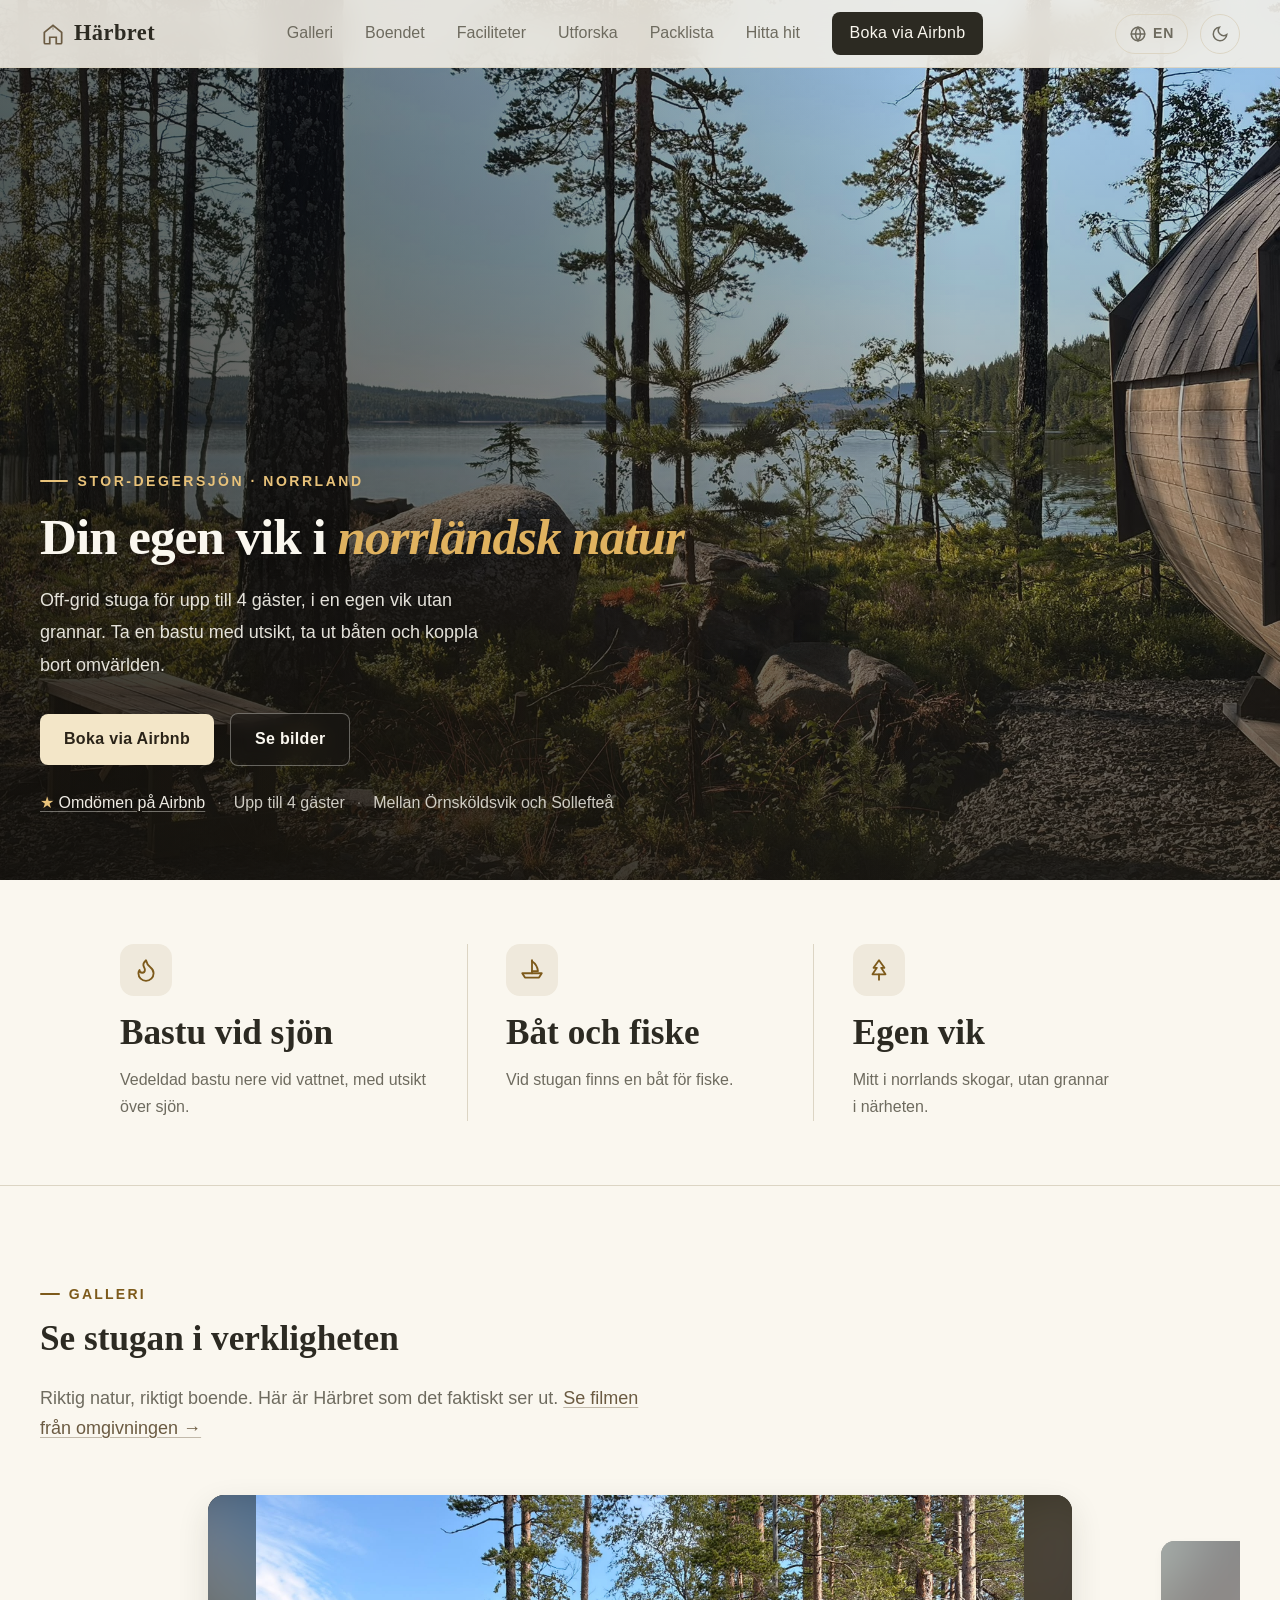
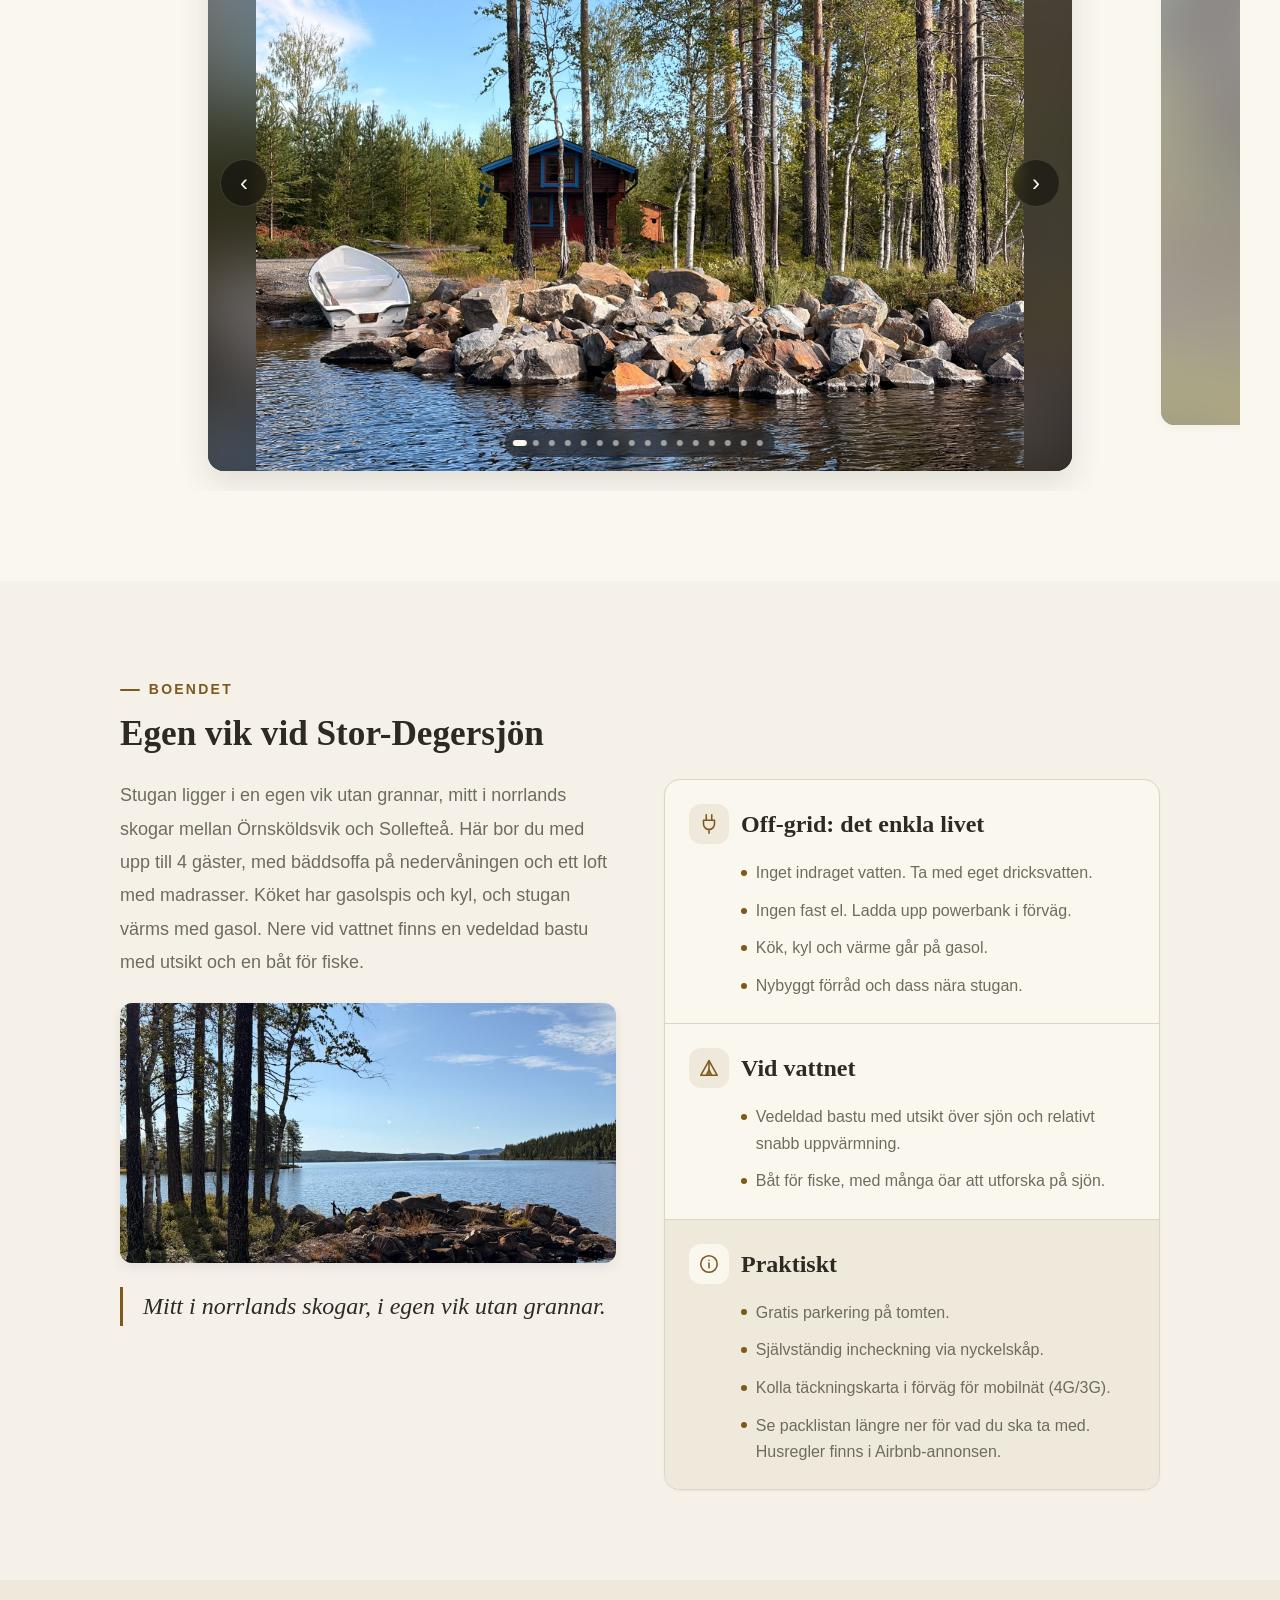
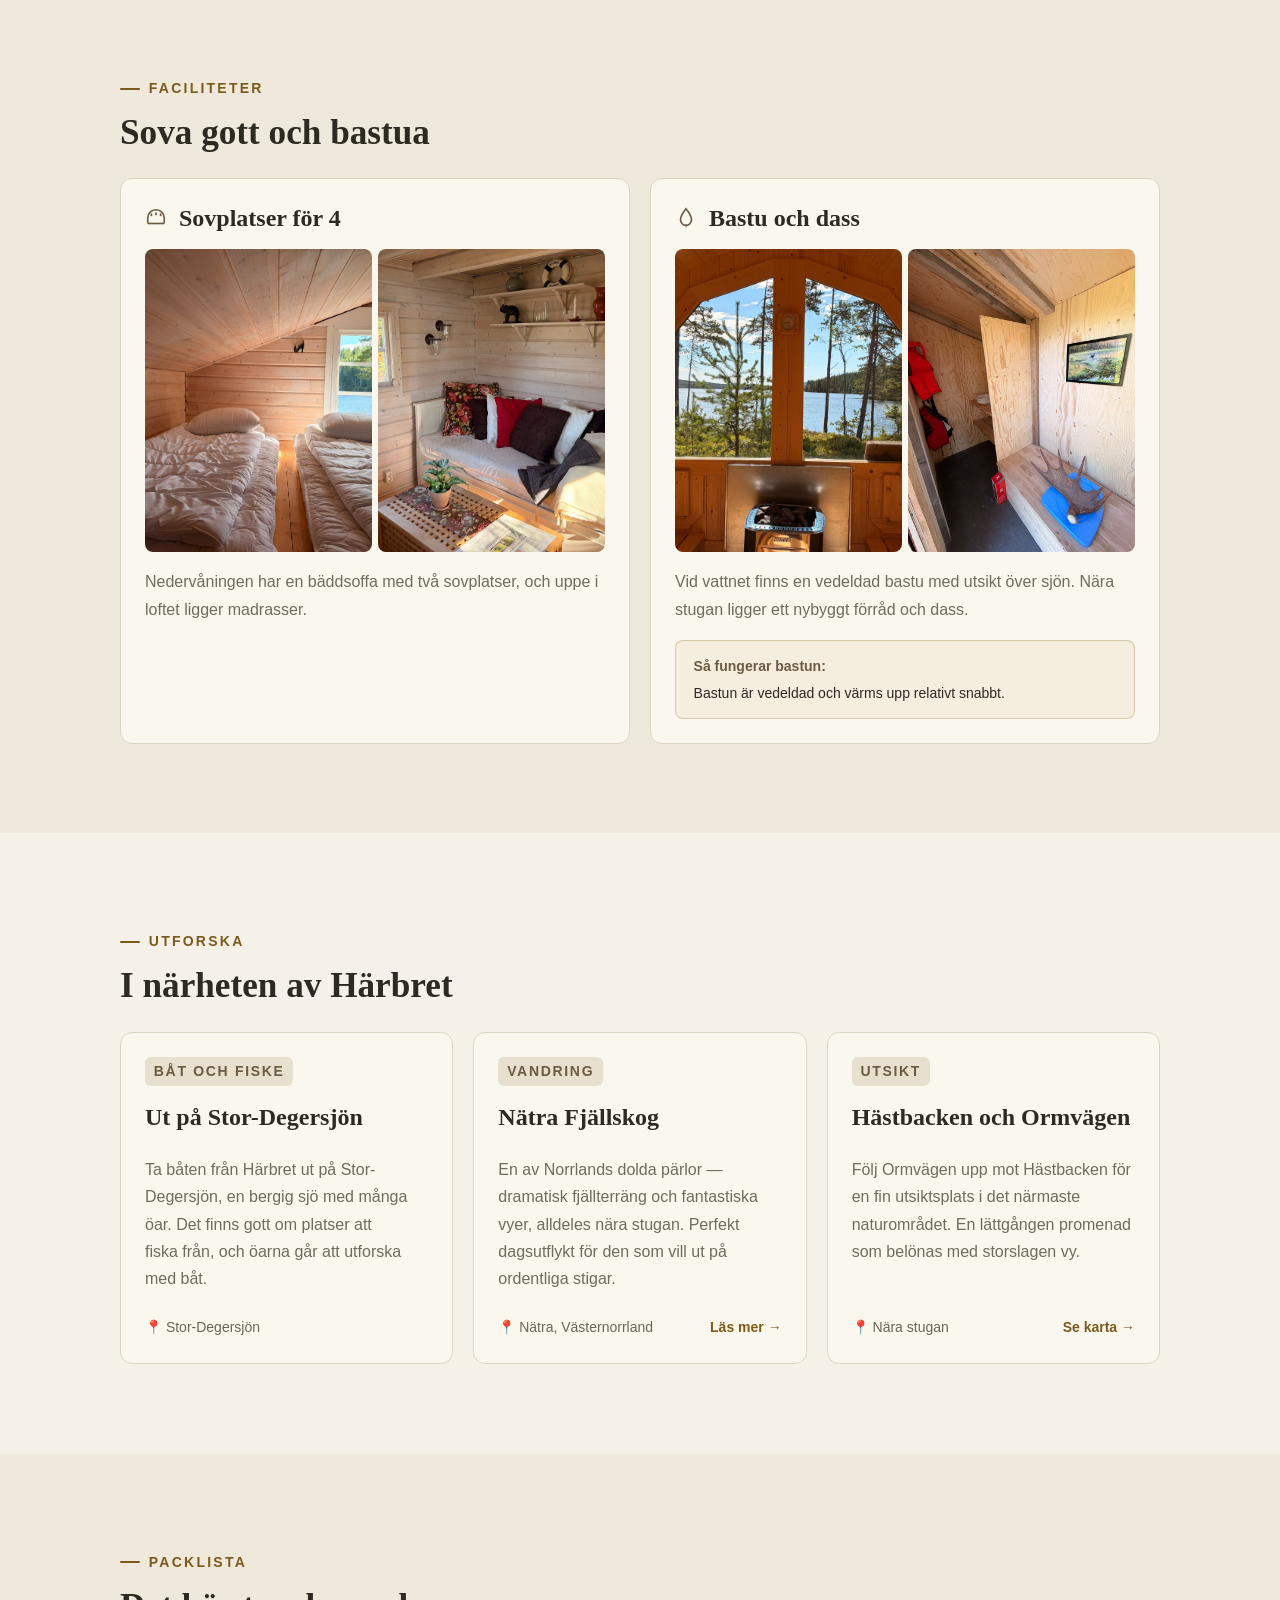
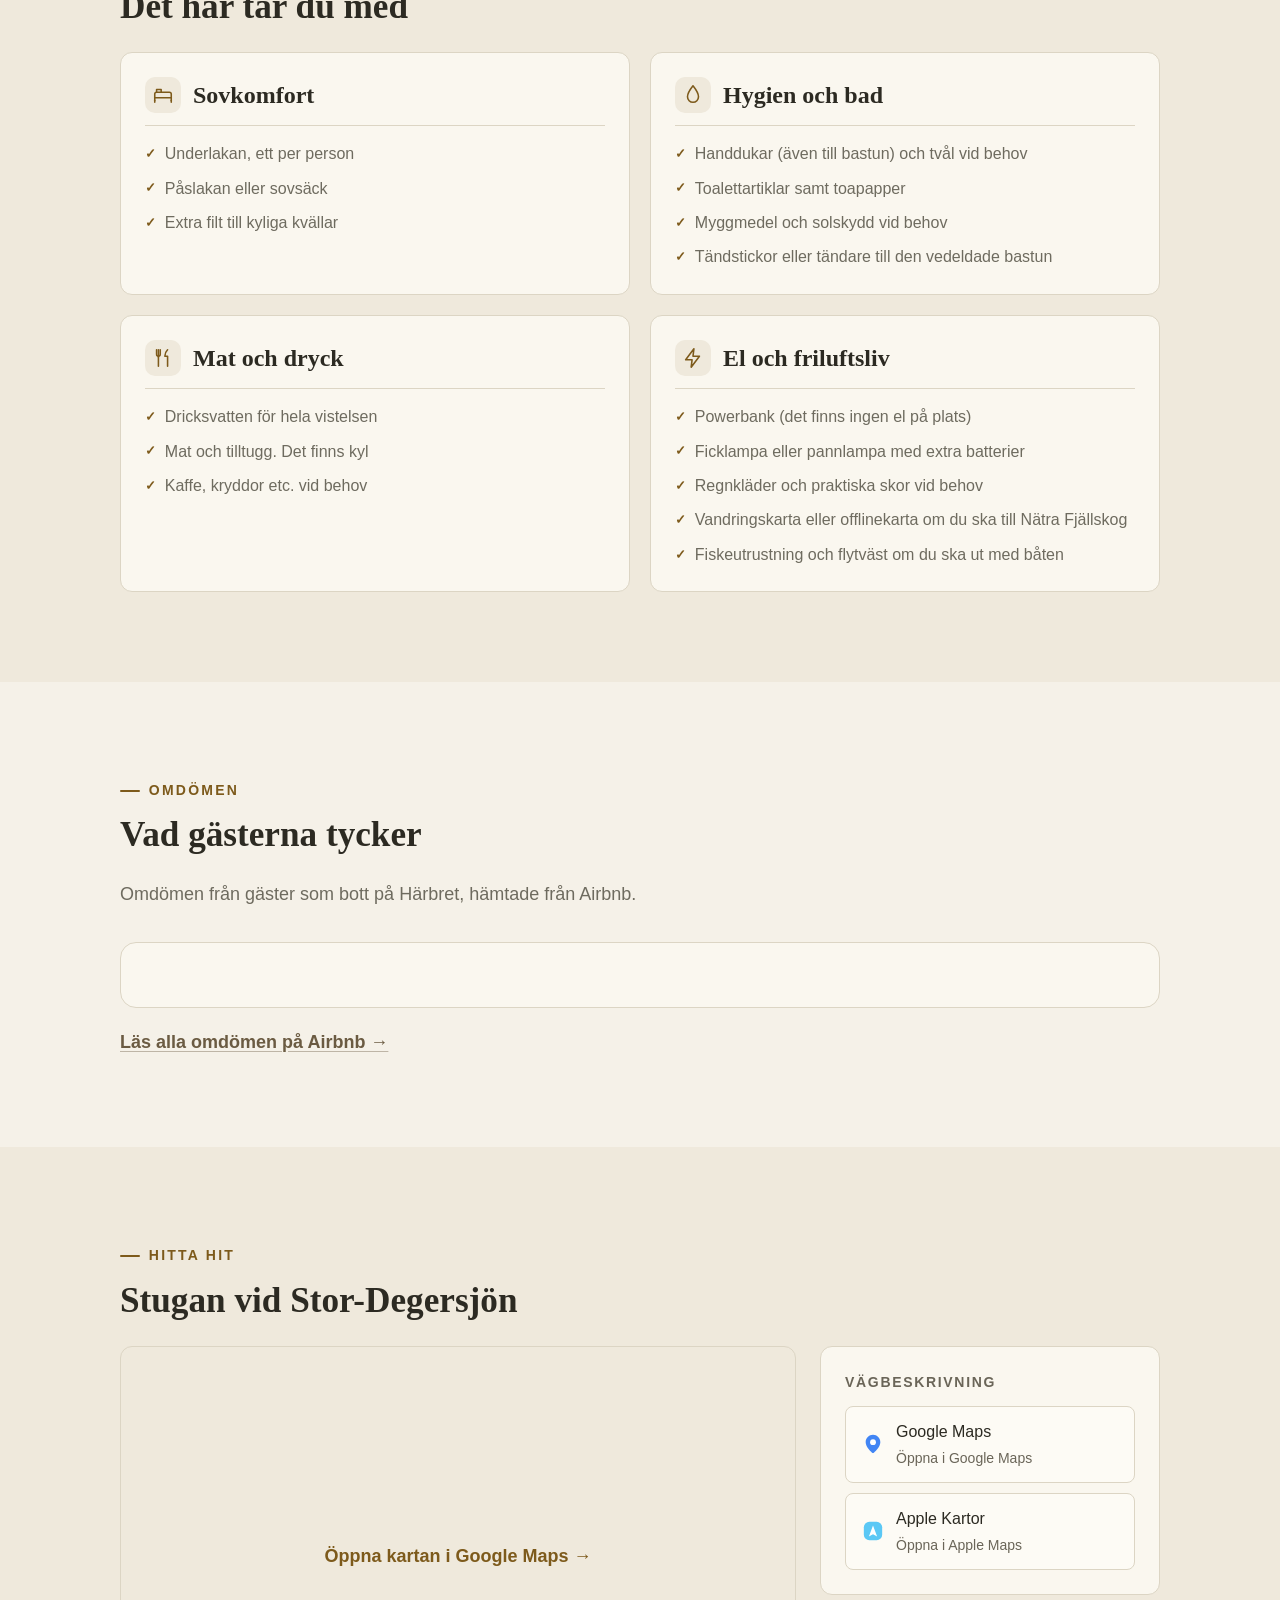
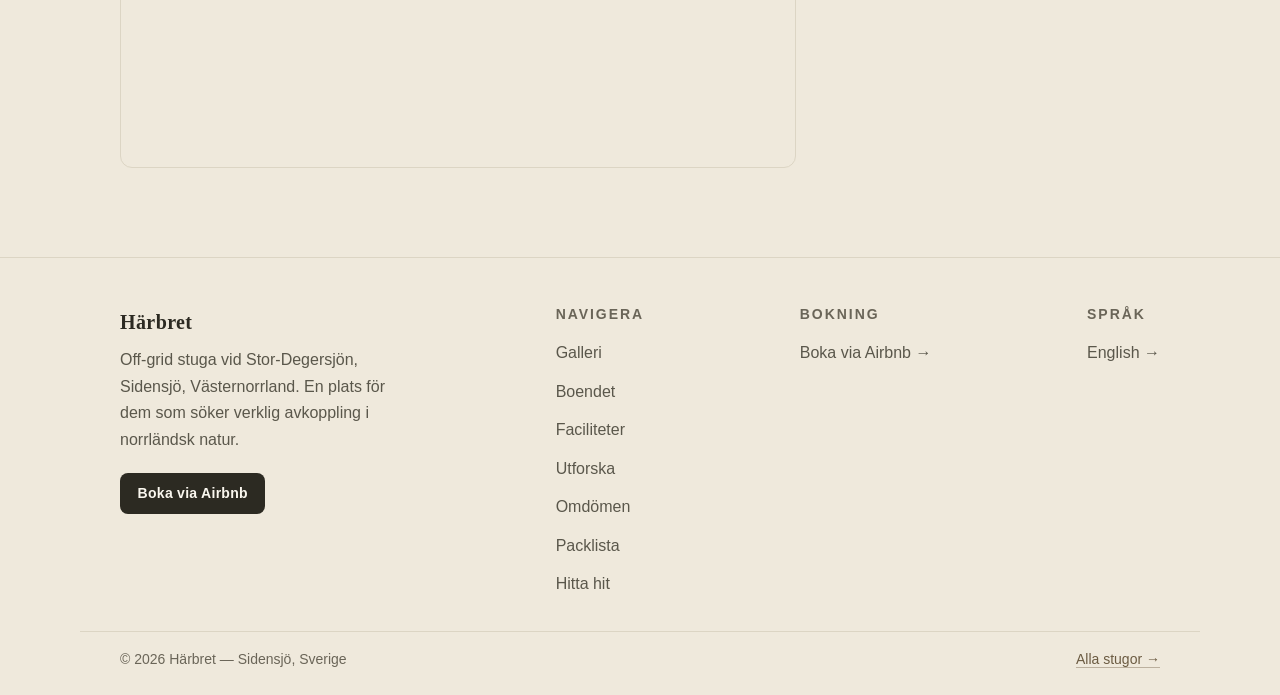
<file: herbret/index.html>
<!DOCTYPE html>
<html lang="sv" data-theme="light">
<head>
  <meta charset="UTF-8" />
  <meta name="viewport" content="width=device-width, initial-scale=1.0" />
  <title>Härbret — Off-grid stuga vid Stor-Degersjön</title>
  <meta name="description" content="Härbret — off-grid stuga i egen vik vid Stor-Degersjön i Sidensjö, mellan Örnsköldsvik och Sollefteå. Bastu med utsikt och båt för fiske." />

    <link rel="alternate" hreflang="sv" href="https://westberg991.github.io/Cabins/herbret/" />
  <link rel="alternate" hreflang="en" href="https://westberg991.github.io/Cabins/herbret/en/" />
  <link rel="alternate" hreflang="x-default" href="https://westberg991.github.io/Cabins/herbret/" />

  <meta property="og:type" content="website" />
  <meta property="og:url" content="https://westberg991.github.io/Cabins/herbret/" />
  <meta property="og:locale" content="sv_SE" />
  <meta property="og:title" content="Härbret — Off-grid stuga vid Stor-Degersjön" />
  <meta property="og:description" content="Off-grid stuga i egen vik utan grannar, med bastu och båt." />
  <meta property="og:image" content="https://westberg991.github.io/Cabins/bilder/herbret/Bastuute2.jpg" />
  <meta name="twitter:card" content="summary_large_image" />

  <!-- Sätter tema och js-klass direkt, så sidan inte blinkar -->
  <script>
    (function () {
      var d = document.documentElement, t = null;
      d.className += ' js';
      try { t = localStorage.getItem('friden-theme'); } catch (e) {}
      if (!t) t = 'light';
      d.setAttribute('data-theme', t);
    })();
  </script>

  <link rel="preload" as="image" href="../bilder/herbret/Bastuute2.jpg" fetchpriority="high" />
  <link rel="preconnect" href="https://api.fontshare.com" />
  <link href="https://api.fontshare.com/v2/css?f[]=zodiak@400,500,600,700&f[]=general-sans@400,500,600&display=swap" rel="stylesheet" />
  <link rel="icon" href="data:image/svg+xml,%3Csvg xmlns='http://www.w3.org/2000/svg' viewBox='0 0 24 24'%3E%3Cpath fill='%23756552' d='M12 3L2 11h3v8h6v-5h2v5h6v-8h3L12 3z'/%3E%3C/svg%3E" />
  <link rel="stylesheet" href="../style.css" />
</head>
<body data-base="../bilder/herbret/">

<!-- ═══ NAV ══════════════════════════════════════════════ -->
<nav class="nav">
  <a href="#" class="logo" aria-label="Härbret, till toppen av sidan">
    <svg width="26" height="26" viewBox="0 0 24 24" fill="none" stroke="currentColor" stroke-width="1.6" aria-hidden="true">
      <path d="M4 10.5 12 4l8 6.5V20a1 1 0 0 1-1 1h-4v-6h-6v6H5a1 1 0 0 1-1-1v-9.5z"/>
      <path d="M12 4v4" opacity=".35"/>
    </svg>
    Härbret
  </a>
  <div class="nav-links" id="navLinks">
    <a href="#galleri">Galleri</a>
    <a href="#boendet">Boendet</a>
    <a href="#faciliteter">Faciliteter</a>
    <a href="#utforska">Utforska</a>
    <a href="#packlista">Packlista</a>
    <a href="#hitta-hit">Hitta hit</a>
    <a href="https://www.airbnb.se/rooms/1747126551592135173" target="_blank" rel="noopener" class="btn btn--accent btn--sm">Boka via Airbnb</a>
  </div>
  <div class="nav-actions">
    <a class="lang-toggle" href="en/" hreflang="en" lang="en" aria-label="View this page in English" title="English"><svg width="18" height="18" viewBox="0 0 24 24" fill="none" stroke="currentColor" stroke-width="2" stroke-linecap="round" stroke-linejoin="round" aria-hidden="true"><circle cx="12" cy="12" r="9"/><path d="M3 12h18"/><path d="M12 3a14 14 0 0 1 0 18"/><path d="M12 3a14 14 0 0 0 0 18"/></svg><span>EN</span></a>
    <button class="theme-toggle" id="themeToggle" type="button" aria-label="Byt till mörkt läge" title="Byt till mörkt läge"></button>
    <button class="burger" id="burger" type="button" aria-label="Öppna meny" aria-expanded="false" aria-controls="navLinks">
      <span></span><span></span><span></span>
    </button>
  </div>
</nav>

<!-- ═══ HERO ═════════════════════════════════════════════ -->
<header class="hero">
  <img class="hero-bg" src="../bilder/herbret/Bastuute2.jpg" alt="" fetchpriority="high" decoding="async" />
  <div class="hero-overlay"></div>
  <div class="hero-content">
    <span class="eyebrow">Stor-Degersjön · Norrland</span>
    <h1 class="hero-title">Din egen vik i <em>norrländsk natur</em></h1>
    <p class="hero-desc">Off-grid stuga för upp till 4 gäster, i en egen vik utan grannar. Ta en bastu med utsikt, ta ut båten och koppla bort omvärlden.</p>
    <div class="hero-cta">
      <a href="https://www.airbnb.se/rooms/1747126551592135173" target="_blank" rel="noopener" class="btn btn--accent">Boka via Airbnb</a>
      <a href="#galleri" class="btn btn--ghost">Se bilder</a>
    </div>
    <div class="hero-meta">
      <a href="#omdomen" class="rating-link"><span class="star">★</span> Omdömen på Airbnb</a>
      <span class="divider">·</span>
      <span>Upp till 4 gäster</span>
      <span class="divider">·</span>
      <span>Mellan Örnsköldsvik och Sollefteå</span>
    </div>
  </div>
</header>

<!-- ═══ WHY ══════════════════════════════════════════════ -->
<section class="why" aria-label="Därför Härbret">
  <div class="container why-grid" data-r>
    <div class="why-item">
      <span class="feature-icon"><svg width="26" height="26" viewBox="0 0 24 24" fill="none" stroke="currentColor" stroke-width="1.7" stroke-linecap="round" stroke-linejoin="round" aria-hidden="true"><path d="M8.5 14.5A2.5 2.5 0 0 0 11 12c0-1.38-.5-2-1-3-1.072-2.143-.224-4.054 2-6 .5 2.5 2 4.9 4 6.5 2 1.6 3 3.5 3 5.5a7 7 0 1 1-14 0c0-1.153.433-2.294 1-3a2.5 2.5 0 0 0 2.5 2.5z"/></svg></span>
      <h3>Bastu vid sjön</h3>
      <p>Vedeldad bastu nere vid vattnet, med utsikt över sjön.</p>
    </div>
    <div class="why-item">
      <span class="feature-icon"><svg width="26" height="26" viewBox="0 0 24 24" fill="none" stroke="currentColor" stroke-width="1.7" stroke-linecap="round" stroke-linejoin="round" aria-hidden="true"><path d="M3 15h18l-2.5 4h-13z"/><path d="M12 3v12"/><path d="M12 4c3 2 5 5 5.5 9H12"/></svg></span>
      <h3>Båt och fiske</h3>
      <p>Vid stugan finns en båt för fiske.</p>
    </div>
    <div class="why-item">
      <span class="feature-icon"><svg width="26" height="26" viewBox="0 0 24 24" fill="none" stroke="currentColor" stroke-width="1.7" stroke-linecap="round" stroke-linejoin="round" aria-hidden="true"><path d="M12 3l5 7h-3l4 6H6l4-6H7z"/><path d="M12 16v5"/></svg></span>
      <h3>Egen vik</h3>
      <p>Mitt i norrlands skogar, utan grannar i närheten.</p>
    </div>
  </div>
</section>

<!-- ═══ GALLERY ══════════════════════════════════════════ -->
<section class="section section--gallery" id="galleri">
  <div class="container" data-r>
    <span class="section-label">Galleri</span>
    <h2>Se stugan i verkligheten</h2>
    <p class="section-intro">Riktig natur, riktigt boende. Här är Härbret som det faktiskt ser ut. <a href="https://www.youtube.com/shorts/2HCDroxQgcE" target="_blank" rel="noopener" class="inline-link">Se filmen från omgivningen →</a></p>

    <div class="gallery-carousel">
      <div class="carousel-track" id="carouselTrack" role="region" aria-roledescription="carousel" aria-label="Bildgalleri" tabindex="0"></div>
      <button class="gallery-arrow prev" id="prev" type="button" aria-label="Föregående bild">‹</button>
      <button class="gallery-arrow next" id="next" type="button" aria-label="Nästa bild">›</button>
      <div class="carousel-dots" id="carouselDots"></div>
      <p class="sr-only" id="slideCounter" aria-live="polite"></p>
    </div>
  </div>
</section>

<!-- ═══ THE CABIN ════════════════════════════════════════ -->
<section class="section" id="boendet">
  <div class="container" data-r>
    <span class="section-label">Boendet</span>
    <h2>Egen vik vid Stor-Degersjön</h2>
    <div class="info-layout">
      <div class="info-text">
        <p class="lead">Stugan ligger i en egen vik utan grannar, mitt i norrlands skogar mellan Örnsköldsvik och Sollefteå. Här bor du med upp till 4 gäster, med bäddsoffa på nedervåningen och ett loft med madrasser. Köket har gasolspis och kyl, och stugan värms med gasol. Nere vid vattnet finns en vedeldad bastu med utsikt och en båt för fiske.</p>
        <figure class="info-figure">
          <img src="../bilder/herbret/Bat.jpg" alt="Båten vid Härbret" loading="lazy" decoding="async" />
        </figure>
        <p class="quote">Mitt i norrlands skogar, i egen vik utan grannar.</p>
      </div>
      <div class="info-sheet">
        <div class="info-group">
          <div class="info-group-head"><span class="info-ico"><svg width="22" height="22" viewBox="0 0 24 24" fill="none" stroke="currentColor" stroke-width="1.7" stroke-linecap="round" stroke-linejoin="round" aria-hidden="true"><path d="M9 2v6"/><path d="M15 2v6"/><path d="M6 8h12v4a6 6 0 0 1-12 0z"/><path d="M12 18v4"/></svg></span><h3>Off-grid: det enkla livet</h3></div>
          <ul class="dash-list">
            <li>Inget indraget vatten. Ta med eget dricksvatten.</li>
            <li>Ingen fast el. Ladda upp powerbank i förväg.</li>
            <li>Kök, kyl och värme går på gasol.</li>
            <li>Nybyggt förråd och dass nära stugan.</li>
          </ul>
        </div>
        <div class="info-group">
          <div class="info-group-head"><span class="info-ico"><svg width="22" height="22" viewBox="0 0 24 24" fill="none" stroke="currentColor" stroke-width="1.7" stroke-linecap="round" stroke-linejoin="round" aria-hidden="true"><path d="M3 20L12 4l9 16z"/><path d="M12 4v16"/><path d="M9 20l3-6 3 6"/></svg></span><h3>Vid vattnet</h3></div>
          <ul class="dash-list">
            <li>Vedeldad bastu med utsikt över sjön och relativt snabb uppvärmning.</li>
            <li>Båt för fiske, med många öar att utforska på sjön.</li>
          </ul>
        </div>
        <div class="info-group info-group--note">
          <div class="info-group-head"><span class="info-ico"><svg width="22" height="22" viewBox="0 0 24 24" fill="none" stroke="currentColor" stroke-width="1.7" stroke-linecap="round" stroke-linejoin="round" aria-hidden="true"><circle cx="12" cy="12" r="9"/><path d="M12 11v5"/><path d="M12 8h.01"/></svg></span><h3>Praktiskt</h3></div>
          <ul class="dash-list">
            <li>Gratis parkering på tomten.</li>
            <li>Självständig incheckning via nyckelskåp.</li>
            <li>Kolla täckningskarta i förväg för mobilnät (4G/3G).</li>
            <li>Se packlistan längre ner för vad du ska ta med. Husregler finns i Airbnb-annonsen.</li>
          </ul>
        </div>
      </div>
    </div>
  </div>
</section>

<!-- ═══ FACILITIES ═══════════════════════════════════════ -->
<section class="section section--offset" id="faciliteter">
  <div class="container" data-r>
    <span class="section-label">Faciliteter</span>
    <h2>Sova gott och bastua</h2>
    <div class="cards-2">
      <div class="card card--facility">
        <div class="facility-head">
          <svg class="facility-icon" width="22" height="22" viewBox="0 0 24 24" fill="none" stroke="currentColor" stroke-width="1.8" aria-hidden="true"><path d="M3 18v-6a9 9 0 0 1 18 0v6"/><path d="M3 18h18"/><path d="M7 10V7"/><path d="M12 9V6"/><path d="M17 10V7"/></svg>
          <h3>Sovplatser för 4</h3>
        </div>
        <div class="facility-imgs">
          <img src="../bilder/herbret/Sangar.jpg" alt="Sovplatser" loading="lazy" decoding="async" />
          <img src="../bilder/herbret/Soffainne.jpg" alt="Soffan inomhus" loading="lazy" decoding="async" />
        </div>
        <p>Nedervåningen har en bäddsoffa med två sovplatser, och uppe i loftet ligger madrasser.</p>
      </div>
      <div class="card card--facility">
        <div class="facility-head">
          <svg class="facility-icon" width="22" height="22" viewBox="0 0 24 24" fill="none" stroke="currentColor" stroke-width="1.8" aria-hidden="true"><path d="M12 2s6 7.5 6 12a6 6 0 0 1-12 0c0-4.5 6-12 6-12z"/><path d="M12 22v-3" opacity=".5"/></svg>
          <h3>Bastu och dass</h3>
        </div>
        <div class="facility-imgs">
          <img src="../bilder/herbret/Bastuinne.jpg" alt="Inne i bastun" loading="lazy" decoding="async" />
          <img src="../bilder/herbret/Dassinne.jpg" alt="Inne i dasset" loading="lazy" decoding="async" />
        </div>
        <p>Vid vattnet finns en vedeldad bastu med utsikt över sjön. Nära stugan ligger ett nybyggt förråd och dass.</p>
        <div class="tip">
          <strong>Så fungerar bastun:</strong>
          Bastun är vedeldad och värms upp relativt snabbt.
        </div>
      </div>
    </div>
  </div>
</section>

<!-- ═══ UTFORSKA ═════════════════════════════════════════ -->
<section class="section" id="utforska">
  <div class="container" data-r>
    <span class="section-label">Utforska</span>
    <h2>I närheten av Härbret</h2>
    <div class="cards-3">
      <div class="card card--explore card--static">
        <span class="badge">Båt och fiske</span>
        <h3>Ut på Stor-Degersjön</h3>
        <p>Ta båten från Härbret ut på Stor-Degersjön, en bergig sjö med många öar. Det finns gott om platser att fiska från, och öarna går att utforska med båt.</p>
        <span class="explore-foot"><span>📍 Stor-Degersjön</span></span>
      </div>
      <a class="card card--explore" href="https://www.hogakusten.com/sv/natra-fjallskog" target="_blank" rel="noopener">
        <span class="badge">Vandring</span>
        <h3>Nätra Fjällskog</h3>
        <p>En av Norrlands dolda pärlor — dramatisk fjällterräng och fantastiska vyer, alldeles nära stugan. Perfekt dagsutflykt för den som vill ut på ordentliga stigar.</p>
        <span class="explore-foot"><span>📍 Nätra, Västernorrland</span> <span class="explore-link">Läs mer →</span></span>
      </a>
      <a class="card card--explore" href="https://maps.app.goo.gl/krgVo1rbmd4T98by5" target="_blank" rel="noopener">
        <span class="badge">Utsikt</span>
        <h3>Hästbacken och Ormvägen</h3>
        <p>Följ Ormvägen upp mot Hästbacken för en fin utsiktsplats i det närmaste naturområdet. En lättgången promenad som belönas med storslagen vy.</p>
        <span class="explore-foot"><span>📍 Nära stugan</span> <span class="explore-link">Se karta →</span></span>
      </a>
    </div>
  </div>
</section>

<!-- ═══ PACKLISTA ════════════════════════════════════════ -->
<section class="section section--offset" id="packlista">
  <div class="container" data-r>
    <span class="section-label">Packlista</span>
    <h2>Det här tar du med</h2>
    <div class="cards-2">
      <div class="card card--pack">
        <h3><span class="pack-ico"><svg width="22" height="22" viewBox="0 0 24 24" fill="none" stroke="currentColor" stroke-width="1.7" stroke-linecap="round" stroke-linejoin="round" aria-hidden="true"><path d="M3 18v-7a2 2 0 0 1 2-2h14a2 2 0 0 1 2 2v7"/><path d="M3 15h18"/><path d="M5 9V6h5v3"/><path d="M3 18v2"/><path d="M21 18v2"/></svg></span>Sovkomfort</h3>
        <ul class="check-list">
          <li>Underlakan, ett per person</li>
          <li>Påslakan eller sovsäck</li>
          <li>Extra filt till kyliga kvällar</li>
        </ul>
      </div>
      <div class="card card--pack">
        <h3><span class="pack-ico"><svg width="22" height="22" viewBox="0 0 24 24" fill="none" stroke="currentColor" stroke-width="1.7" stroke-linecap="round" stroke-linejoin="round" aria-hidden="true"><path d="M12 2s6 7.5 6 12a6 6 0 0 1-12 0c0-4.5 6-12 6-12z"/></svg></span>Hygien och bad</h3>
        <ul class="check-list">
          <li>Handdukar (även till bastun) och tvål vid behov</li>
          <li>Toalettartiklar samt toapapper</li>
          <li>Myggmedel och solskydd vid behov</li>
          <li>Tändstickor eller tändare till den vedeldade bastun</li>
        </ul>
      </div>
      <div class="card card--pack">
        <h3><span class="pack-ico"><svg width="22" height="22" viewBox="0 0 24 24" fill="none" stroke="currentColor" stroke-width="1.7" stroke-linecap="round" stroke-linejoin="round" aria-hidden="true"><path d="M7 3v8"/><path d="M5 3v5a2 2 0 0 0 4 0V3"/><path d="M7 11v10"/><path d="M17 3c-2 2-3 4.5-3 7h3v11"/></svg></span>Mat och dryck</h3>
        <ul class="check-list">
          <li>Dricksvatten för hela vistelsen</li>
          <li>Mat och tilltugg. Det finns kyl</li>
          <li>Kaffe, kryddor etc. vid behov</li>
        </ul>
      </div>
      <div class="card card--pack">
        <h3><span class="pack-ico"><svg width="22" height="22" viewBox="0 0 24 24" fill="none" stroke="currentColor" stroke-width="1.7" stroke-linecap="round" stroke-linejoin="round" aria-hidden="true"><path d="M13 2L4 14h7l-1 8 9-12h-7z"/></svg></span>El och friluftsliv</h3>
        <ul class="check-list">
          <li>Powerbank (det finns ingen el på plats)</li>
          <li>Ficklampa eller pannlampa med extra batterier</li>
          <li>Regnkläder och praktiska skor vid behov</li>
          <li>Vandringskarta eller offlinekarta om du ska till Nätra Fjällskog</li>
          <li>Fiskeutrustning och flytväst om du ska ut med båten</li>
        </ul>
      </div>
    </div>
  </div>
</section>

<!-- ═══ OMDÖMEN ══════════════════════════════════════════ -->
<section class="section" id="omdomen">
  <div class="container" data-r>
    <span class="section-label">Omdömen</span>
    <h2>Vad gästerna tycker</h2>
    <p class="section-intro">Omdömen från gäster som bott på Härbret, hämtade från Airbnb.</p>
    <div class="reviews-wrap" id="airbnb-reviews-widget">
      <div id="JFWebsiteWidget-01a1cbfd9cb07000824cbd8b57881a2d7979"></div>
      <script src="https://www.jotform.com/website-widgets/embed/01a1cbfd9cb07000824cbd8b57881a2d7979" defer></script>
    </div>
    <p class="reviews-more"><a class="inline-link" href="https://www.airbnb.se/rooms/1747126551592135173" target="_blank" rel="noopener">Läs alla omdömen på Airbnb →</a></p>
  </div>
</section>

<!-- ═══ HITTA HIT ════════════════════════════════════════ -->
<section class="section section--offset" id="hitta-hit">
  <div class="container" data-r>
    <span class="section-label">Hitta hit</span>
    <h2>Stugan vid Stor-Degersjön</h2>
    <div class="map-layout">
      <div class="map-embed-wrap">
        <a class="map-fallback" href="https://www.google.com/maps?q=63.219360,18.030069" target="_blank" rel="noopener">Öppna kartan i Google Maps →</a>
        <iframe
          src="https://maps.google.com/maps?q=63.219360,18.030069&z=13&output=embed"
          allowfullscreen
          loading="lazy"
          referrerpolicy="no-referrer-when-downgrade"
          title="Karta över Härbret vid Stor-Degersjön"></iframe>
      </div>
      <div class="map-panel">
        <p class="map-cta-head">Vägbeskrivning</p>
        <div class="map-btns">
          <a href="https://www.google.com/maps/dir/?api=1&destination=63.219360,18.030069" target="_blank" rel="noopener" class="map-btn">
            <span class="map-btn-icon">
              <svg width="22" height="22" viewBox="0 0 24 24" aria-hidden="true"><path fill="#4285F4" d="M12 2C7.6 2 4 5.6 4 10c0 5.4 6.6 11.1 7.6 11.9.2.2.6.2.8 0C13.4 21.1 20 15.4 20 10c0-4.4-3.6-8-8-8z"/><circle cx="12" cy="10" r="3.2" fill="#fff"/></svg>
            </span>
            <span>Google Maps<span class="map-btn-sub">Öppna i Google Maps</span></span>
          </a>
          <a href="https://maps.apple.com/?daddr=63.219360,18.030069&dirflg=d" target="_blank" rel="noopener" class="map-btn">
            <span class="map-btn-icon">
              <svg width="22" height="22" viewBox="0 0 24 24" aria-hidden="true"><rect x="2" y="2" width="20" height="20" rx="6" fill="#5BC8F5"/><path fill="#fff" d="M12 6l4.5 12-4.5-2.5L7.5 18z"/></svg>
            </span>
            <span>Apple Kartor<span class="map-btn-sub">Öppna i Apple Maps</span></span>
          </a>
        </div>
      </div>
    </div>
  </div>
</section>

<!-- ═══ FOOTER ════════════════════════════════════════════ -->
<footer class="footer" id="kontakt">
  <div class="container footer-inner">
    <div class="foot-brand">
      <span class="logo logo--foot">Härbret</span>
      <p>Off-grid stuga vid Stor-Degersjön, Sidensjö, Västernorrland. En plats för dem som söker verklig avkoppling i norrländsk natur.</p>
      <a href="https://www.airbnb.se/rooms/1747126551592135173" target="_blank" rel="noopener" class="btn btn--accent btn--sm" style="margin-top:1.25rem;">Boka via Airbnb</a>
    </div>
    <div class="foot-col">
      <h4>Navigera</h4>
      <ul>
        <li><a href="#galleri">Galleri</a></li>
        <li><a href="#boendet">Boendet</a></li>
        <li><a href="#faciliteter">Faciliteter</a></li>
        <li><a href="#utforska">Utforska</a></li>
        <li><a href="#omdomen">Omdömen</a></li>
        <li><a href="#packlista">Packlista</a></li>
        <li><a href="#hitta-hit">Hitta hit</a></li>
      </ul>
    </div>
    <div class="foot-col">
      <h4>Bokning</h4>
      <ul>
        <li><a href="https://www.airbnb.se/rooms/1747126551592135173" target="_blank" rel="noopener">Boka via Airbnb →</a></li>
      </ul>
    </div>
    <div class="foot-col">
      <h4>Språk</h4>
      <ul>
        <li><a href="en/" hreflang="en" lang="en">English →</a></li>
      </ul>
    </div>
  </div>
  <div class="container footer-bottom">
    <span>© 2026 Härbret — Sidensjö, Sverige</span>
    <a class="inline-link" href="../">Alla stugor →</a>
  </div>
</footer>

<script type="application/json" id="slideData">
[
  {
    "f": "Stugafransjo.jpg",
    "alt": "Stugan sedd från sjön"
  },
  {
    "f": "Stugaisometrisk.jpg",
    "alt": "Isometrisk vy av stugan"
  },
  {
    "f": "Entre.jpg",
    "alt": "Entrén"
  },
  {
    "f": "Vardagsrumkok.jpg",
    "alt": "Vardagsrum och kök"
  },
  {
    "f": "Soffainne.jpg",
    "alt": "Soffan inomhus"
  },
  {
    "f": "Elemetkok.jpg",
    "alt": "Köksdelen"
  },
  {
    "f": "Kokzoom.jpg",
    "alt": "Köket, närbild"
  },
  {
    "f": "Trapp.jpg",
    "alt": "Trappan"
  },
  {
    "f": "Sangar.jpg",
    "alt": "Sovplatser"
  },
  {
    "f": "Utsiktovervaning.jpg",
    "alt": "Utsikt från övervåningen"
  },
  {
    "f": "Bastuute.jpg",
    "alt": "Bastun utifrån"
  },
  {
    "f": "Bastuute2.jpg",
    "alt": "Bastun utifrån"
  },
  {
    "f": "Bastuinne.jpg",
    "alt": "Bastun inifrån"
  },
  {
    "f": "Sjo.jpg",
    "alt": "Sjön"
  },
  {
    "f": "Bat.jpg",
    "alt": "Båten"
  },
  {
    "f": "Dassinne.jpg",
    "alt": "Dasset inifrån"
  }
]
</script>
<script src="../script.js" defer></script>
</body>
</html>
</file>
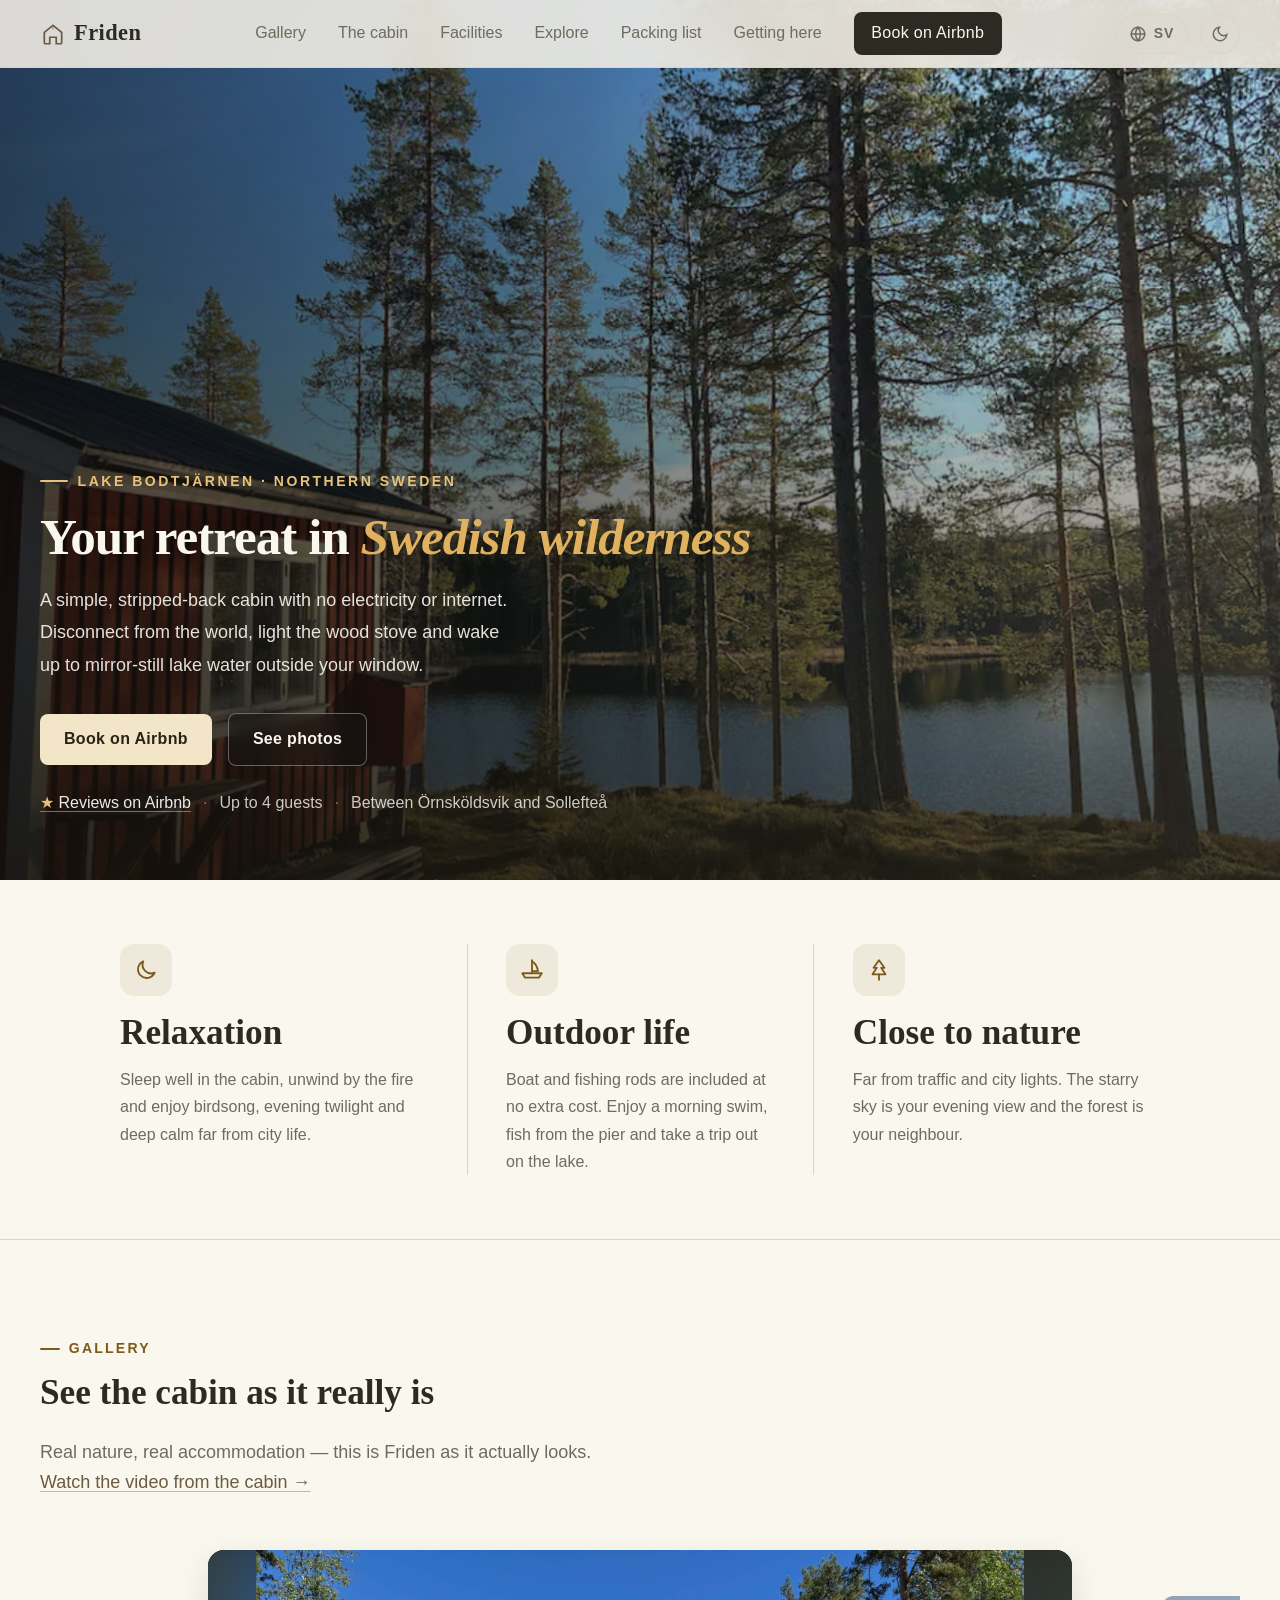
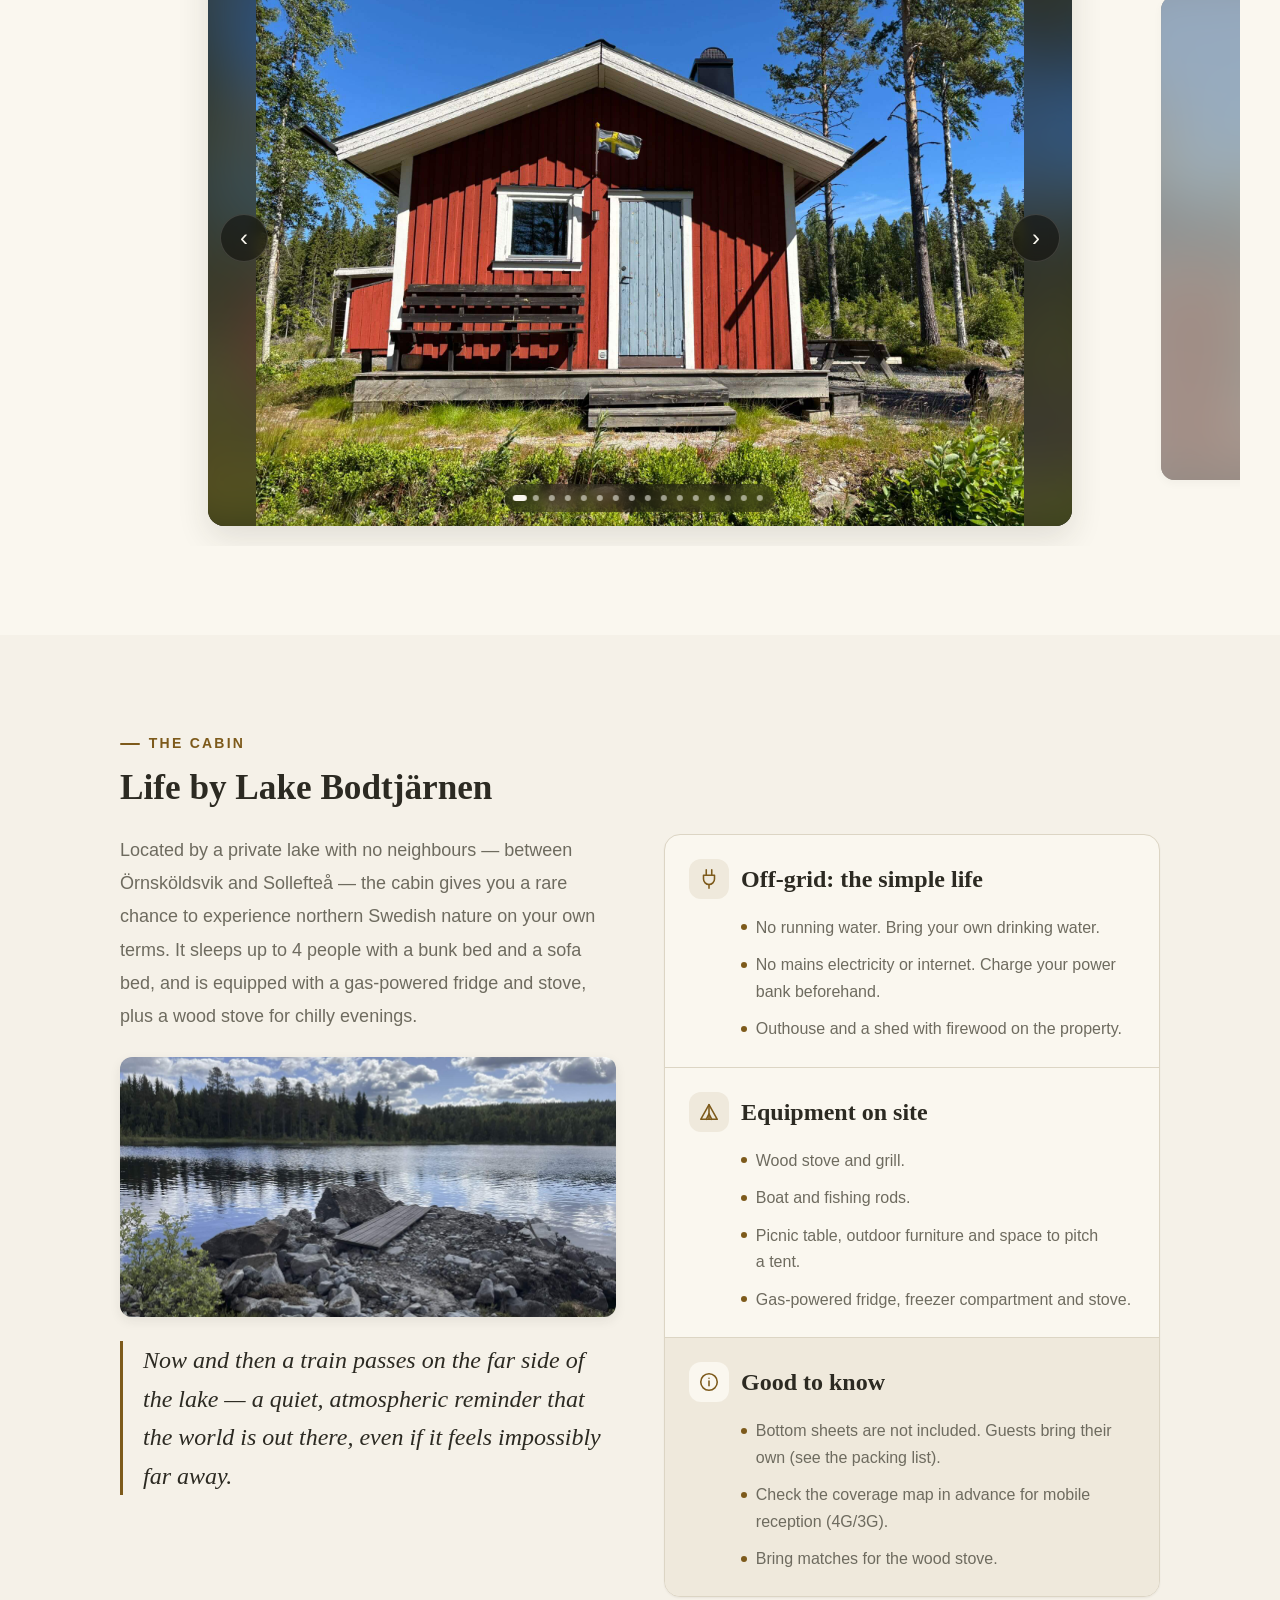
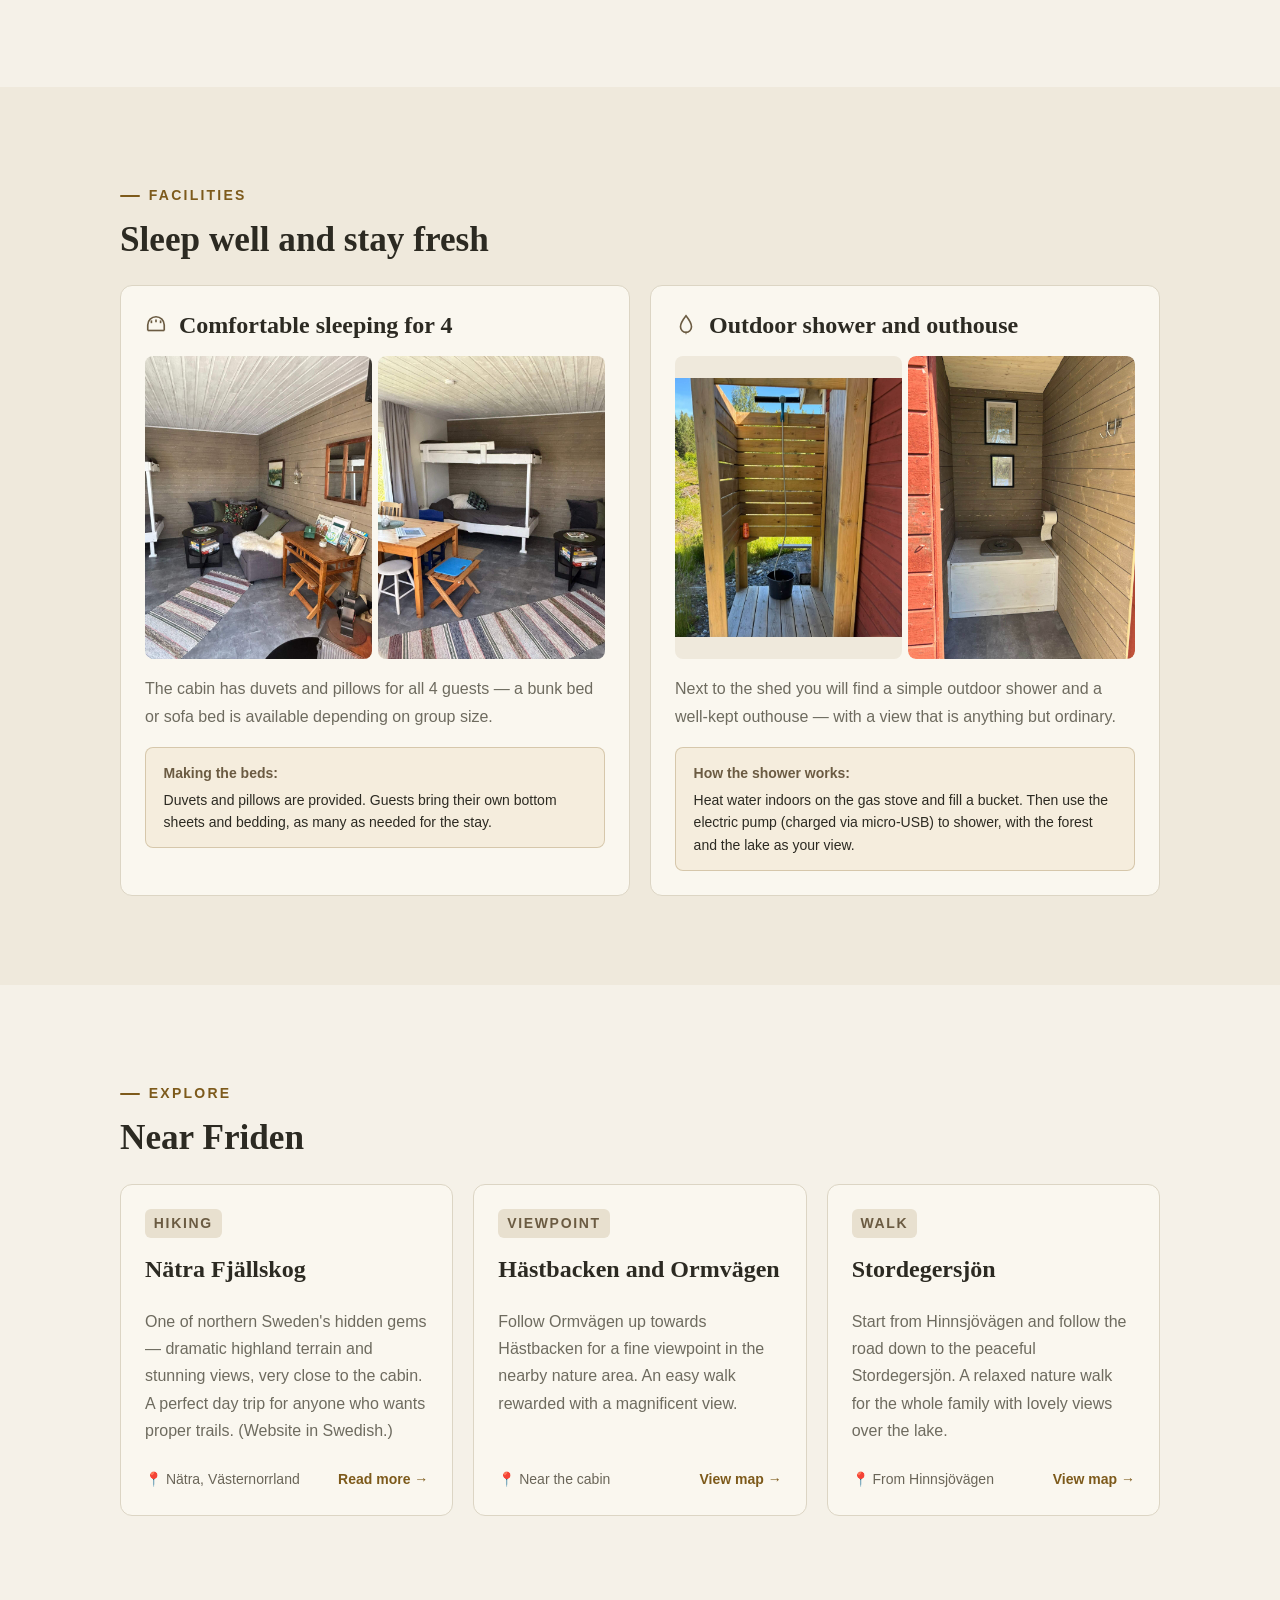
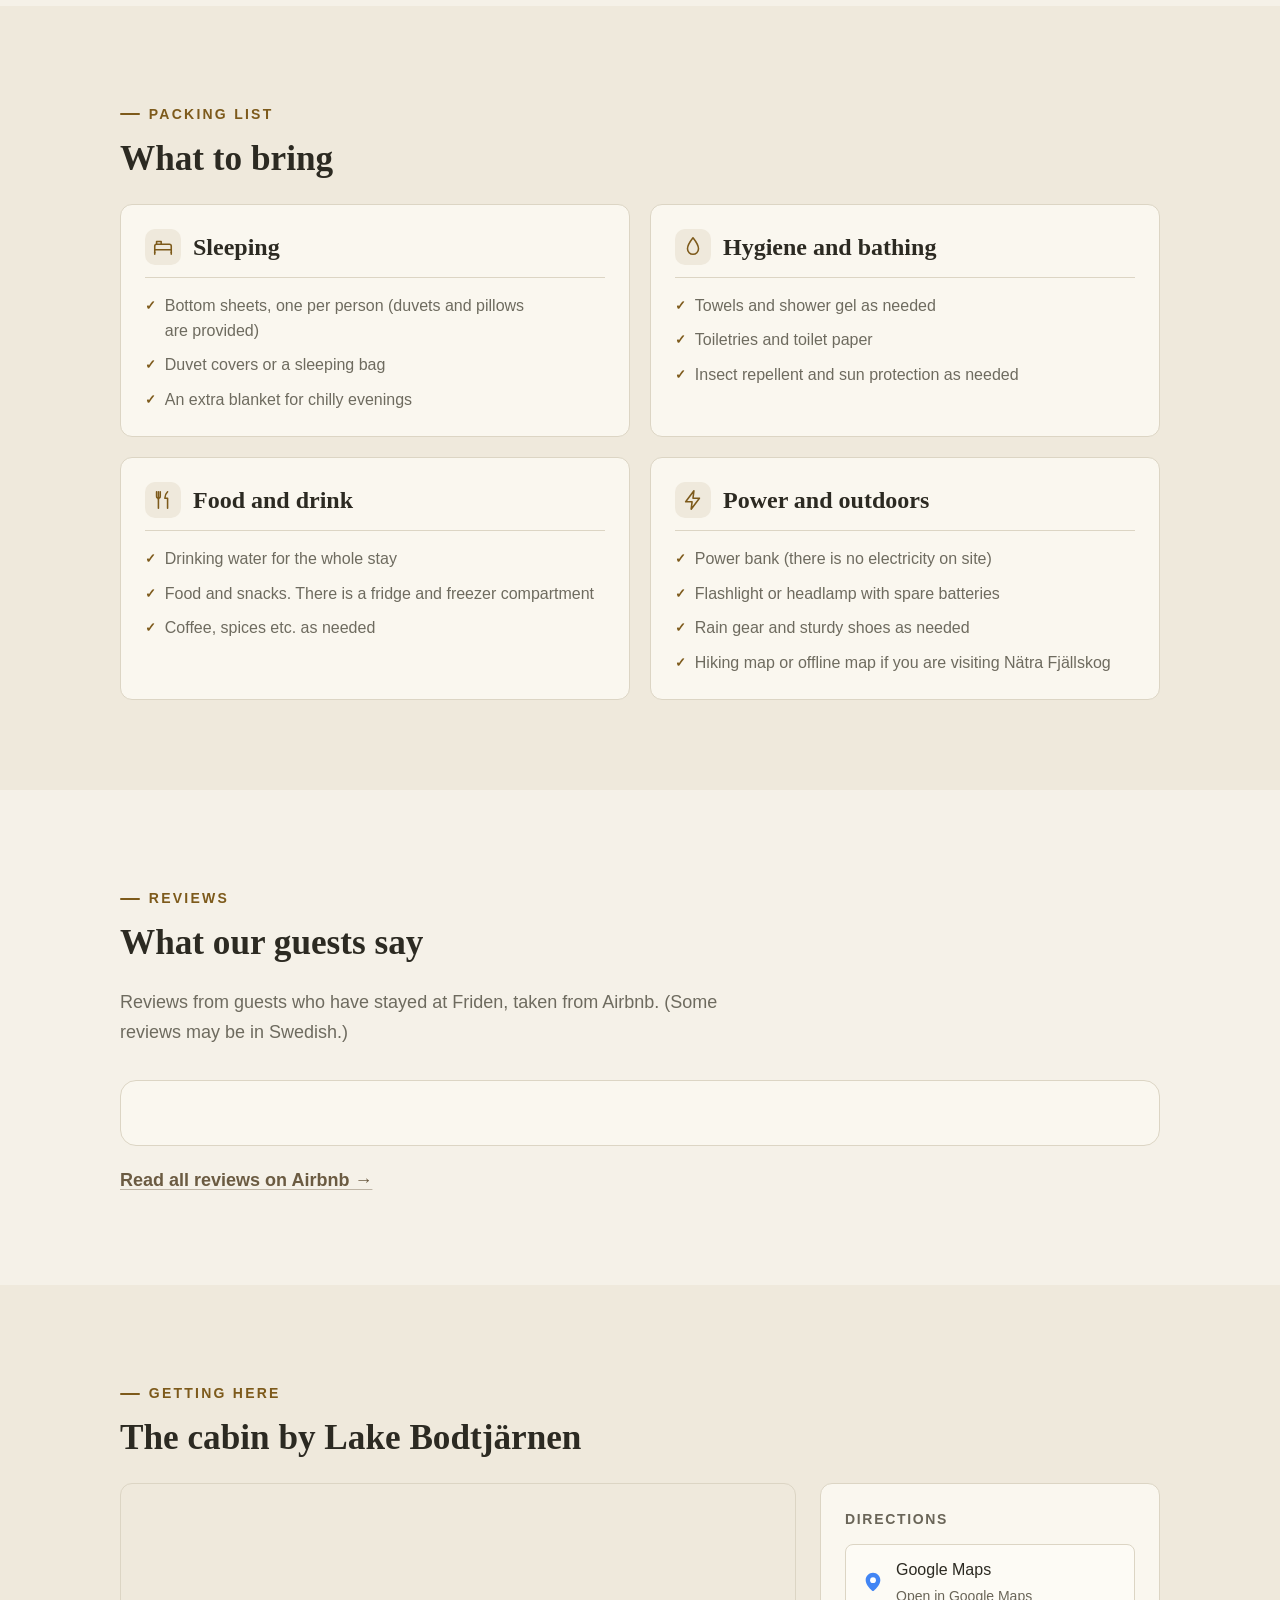
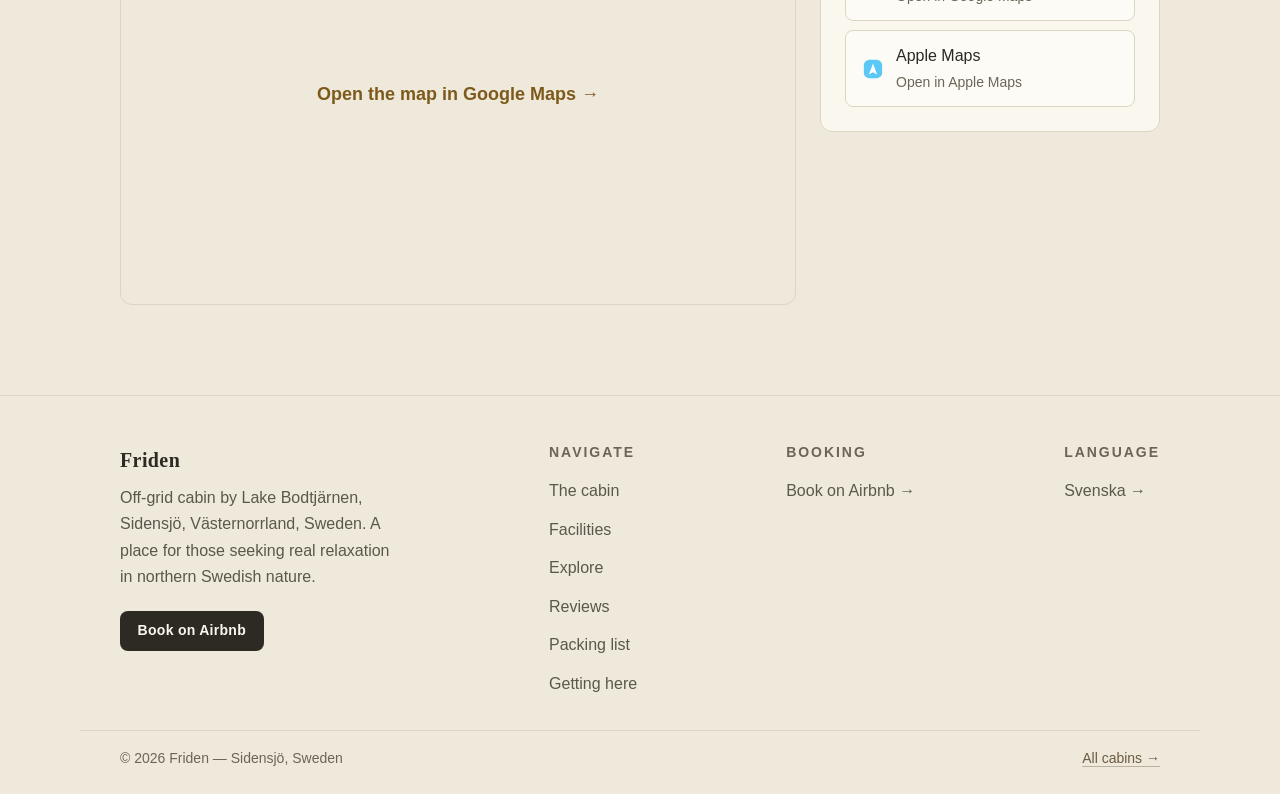
<file: friden/en/index.html>
<!DOCTYPE html>
<html lang="en" data-theme="light">
<head>
  <meta charset="UTF-8" />
  <meta name="viewport" content="width=device-width, initial-scale=1.0" />
  <title>Friden — Off-grid cabin by Lake Bodtjärnen, Sweden</title>
  <meta name="description" content="Friden — an off-grid cabin by Lake Bodtjärnen in Sidensjö, between Örnsköldsvik and Sollefteå in northern Sweden. Light the wood stove and wake up to mirror-still water." />

    <link rel="alternate" hreflang="sv" href="https://westberg991.github.io/Cabins/friden/" />
  <link rel="alternate" hreflang="en" href="https://westberg991.github.io/Cabins/friden/en/" />
  <link rel="alternate" hreflang="x-default" href="https://westberg991.github.io/Cabins/friden/" />

  <meta property="og:type" content="website" />
  <meta property="og:url" content="https://westberg991.github.io/Cabins/friden/en/" />
  <meta property="og:locale" content="en_GB" />
  <meta property="og:title" content="Friden — Off-grid cabin by Lake Bodtjärnen" />
  <meta property="og:description" content="A simple cabin with no electricity or internet, on a private lake in northern Sweden." />
  <meta property="og:image" content="https://westberg991.github.io/Cabins/bilder/friden/StugaVyUte.jpg" />
  <meta name="twitter:card" content="summary_large_image" />

  <!-- Sets theme and js class immediately to avoid a flash -->
  <script>
    (function () {
      var d = document.documentElement, t = null;
      d.className += ' js';
      try { t = localStorage.getItem('friden-theme'); } catch (e) {}
      if (!t) t = 'light';
      d.setAttribute('data-theme', t);
    })();
  </script>

  <link rel="preload" as="image" href="../../bilder/friden/StugaVyUte.jpg" fetchpriority="high" />
  <link rel="preconnect" href="https://api.fontshare.com" />
  <link href="https://api.fontshare.com/v2/css?f[]=zodiak@400,500,600,700&f[]=general-sans@400,500,600&display=swap" rel="stylesheet" />
  <link rel="icon" href="data:image/svg+xml,%3Csvg xmlns='http://www.w3.org/2000/svg' viewBox='0 0 24 24'%3E%3Cpath fill='%23756552' d='M12 3L2 11h3v8h6v-5h2v5h6v-8h3L12 3z'/%3E%3C/svg%3E" />
  <link rel="stylesheet" href="../../style.css" />
</head>
<body data-base="../../bilder/friden/">

<!-- ═══ NAV ══════════════════════════════════════════════ -->
<nav class="nav">
  <a href="#" class="logo" aria-label="Friden, back to top of page">
    <svg width="26" height="26" viewBox="0 0 24 24" fill="none" stroke="currentColor" stroke-width="1.6" aria-hidden="true">
      <path d="M4 10.5 12 4l8 6.5V20a1 1 0 0 1-1 1h-4v-6h-6v6H5a1 1 0 0 1-1-1v-9.5z"/>
      <path d="M12 4v4" opacity=".35"/>
    </svg>
    Friden
  </a>
  <div class="nav-links" id="navLinks">
    <a href="#galleri">Gallery</a>
    <a href="#boendet">The cabin</a>
    <a href="#faciliteter">Facilities</a>
    <a href="#utforska">Explore</a>
    <a href="#packlista">Packing list</a>
    <a href="#hitta-hit">Getting here</a>
    <a href="https://www.airbnb.com/rooms/1261631365782137981" target="_blank" rel="noopener" class="btn btn--accent btn--sm">Book on Airbnb</a>
  </div>
  <div class="nav-actions">
    <a class="lang-toggle" href="../" hreflang="sv" lang="sv" aria-label="Visa sidan på svenska" title="Svenska"><svg width="18" height="18" viewBox="0 0 24 24" fill="none" stroke="currentColor" stroke-width="2" stroke-linecap="round" stroke-linejoin="round" aria-hidden="true"><circle cx="12" cy="12" r="9"/><path d="M3 12h18"/><path d="M12 3a14 14 0 0 1 0 18"/><path d="M12 3a14 14 0 0 0 0 18"/></svg><span>SV</span></a>
    <button class="theme-toggle" id="themeToggle" type="button" aria-label="Switch to dark mode" title="Switch to dark mode"></button>
    <button class="burger" id="burger" type="button" aria-label="Open menu" aria-expanded="false" aria-controls="navLinks">
      <span></span><span></span><span></span>
    </button>
  </div>
</nav>

<!-- ═══ HERO ═════════════════════════════════════════════ -->
<header class="hero">
  <img class="hero-bg" src="../../bilder/friden/StugaVyUte.jpg" alt="" fetchpriority="high" decoding="async" />
  <div class="hero-overlay"></div>
  <div class="hero-content">
    <span class="eyebrow">Lake Bodtjärnen · Northern Sweden</span>
    <h1 class="hero-title">Your retreat in <em>Swedish wilderness</em></h1>
    <p class="hero-desc">A simple, stripped-back cabin with no electricity or internet. Disconnect from the world, light the wood stove and wake up to mirror-still lake water outside your window.</p>
    <div class="hero-cta">
      <a href="https://www.airbnb.com/rooms/1261631365782137981" target="_blank" rel="noopener" class="btn btn--accent">Book on Airbnb</a>
      <a href="#galleri" class="btn btn--ghost">See photos</a>
    </div>
    <div class="hero-meta">
      <a href="#omdomen" class="rating-link"><span class="star">★</span> Reviews on Airbnb</a>
      <span class="divider">·</span>
      <span>Up to 4 guests</span>
      <span class="divider">·</span>
      <span>Between Örnsköldsvik and Sollefteå</span>
    </div>
  </div>
</header>

<!-- ═══ WHY FRIDEN ═══════════════════════════════════════ -->
<section class="why" aria-label="Why Friden">
  <div class="container why-grid" data-r>
    <div class="why-item">
      <span class="feature-icon"><svg width="26" height="26" viewBox="0 0 24 24" fill="none" stroke="currentColor" stroke-width="1.7" stroke-linecap="round" stroke-linejoin="round" aria-hidden="true"><path d="M20 14.5A8 8 0 0 1 9.5 4a8 8 0 1 0 10.5 10.5z"/></svg></span>
      <h3>Relaxation</h3>
      <p>Sleep well in the cabin, unwind by the fire and enjoy birdsong, evening twilight and deep calm far from city life.</p>
    </div>
    <div class="why-item">
      <span class="feature-icon"><svg width="26" height="26" viewBox="0 0 24 24" fill="none" stroke="currentColor" stroke-width="1.7" stroke-linecap="round" stroke-linejoin="round" aria-hidden="true"><path d="M3 15h18l-2.5 4h-13z"/><path d="M12 3v12"/><path d="M12 4c3 2 5 5 5.5 9H12"/></svg></span>
      <h3>Outdoor life</h3>
      <p>Boat and fishing rods are included at no extra cost. Enjoy a morning swim, fish from the pier and take a trip out on the lake.</p>
    </div>
    <div class="why-item">
      <span class="feature-icon"><svg width="26" height="26" viewBox="0 0 24 24" fill="none" stroke="currentColor" stroke-width="1.7" stroke-linecap="round" stroke-linejoin="round" aria-hidden="true"><path d="M12 3l5 7h-3l4 6H6l4-6H7z"/><path d="M12 16v5"/></svg></span>
      <h3>Close to nature</h3>
      <p>Far from traffic and city lights. The starry sky is your evening view and the forest is your neighbour.</p>
    </div>
  </div>
</section>

<!-- ═══ GALLERY ══════════════════════════════════════════ -->
<section class="section section--gallery" id="galleri">
  <div class="container" data-r>
    <span class="section-label">Gallery</span>
    <h2>See the cabin as it really is</h2>
    <p class="section-intro">Real nature, real accommodation — this is Friden as it actually looks. <a href="https://www.youtube.com/watch?v=0qQEQfKipso" target="_blank" rel="noopener" class="inline-link">Watch the video from the cabin →</a></p>

    <div class="gallery-carousel">
      <div class="carousel-track" id="carouselTrack" role="region" aria-roledescription="carousel" aria-label="Photo gallery" tabindex="0"></div>
      <button class="gallery-arrow prev" id="prev" type="button" aria-label="Previous photo">‹</button>
      <button class="gallery-arrow next" id="next" type="button" aria-label="Next photo">›</button>
      <div class="carousel-dots" id="carouselDots"></div>
      <p class="sr-only" id="slideCounter" aria-live="polite"></p>
    </div>
  </div>
</section>

<!-- ═══ THE CABIN ════════════════════════════════════════ -->
<section class="section" id="boendet">
  <div class="container" data-r>
    <span class="section-label">The cabin</span>
    <h2>Life by Lake Bodtjärnen</h2>
    <div class="info-layout">
      <div class="info-text">
        <p class="lead">Located by a private lake with no neighbours — between Örnsköldsvik and Sollefteå — the cabin gives you a rare chance to experience northern Swedish nature on your own terms. It sleeps up to 4 people with a bunk bed and a sofa bed, and is equipped with a gas-powered fridge and stove, plus a wood stove for chilly evenings.</p>
        <figure class="info-figure">
          <img src="../../bilder/friden/StenPir.jpg" alt="The stone pier at Lake Bodtjärnen" loading="lazy" decoding="async" />
        </figure>
        <p class="quote">Now and then a train passes on the far side of the lake — a quiet, atmospheric reminder that the world is out there, even if it feels impossibly far away.</p>
      </div>
      <div class="info-sheet">
        <div class="info-group">
          <div class="info-group-head"><span class="info-ico"><svg width="22" height="22" viewBox="0 0 24 24" fill="none" stroke="currentColor" stroke-width="1.7" stroke-linecap="round" stroke-linejoin="round" aria-hidden="true"><path d="M9 2v6"/><path d="M15 2v6"/><path d="M6 8h12v4a6 6 0 0 1-12 0z"/><path d="M12 18v4"/></svg></span><h3>Off-grid: the simple life</h3></div>
          <ul class="dash-list">
            <li>No running water. Bring your own drinking water.</li>
            <li>No mains electricity or internet. Charge your power bank beforehand.</li>
            <li>Outhouse and a shed with firewood on the property.</li>
          </ul>
        </div>
        <div class="info-group">
          <div class="info-group-head"><span class="info-ico"><svg width="22" height="22" viewBox="0 0 24 24" fill="none" stroke="currentColor" stroke-width="1.7" stroke-linecap="round" stroke-linejoin="round" aria-hidden="true"><path d="M3 20L12 4l9 16z"/><path d="M12 4v16"/><path d="M9 20l3-6 3 6"/></svg></span><h3>Equipment on site</h3></div>
          <ul class="dash-list">
            <li>Wood stove and grill.</li>
            <li>Boat and fishing rods.</li>
            <li>Picnic table, outdoor furniture and space to pitch a tent.</li>
            <li>Gas-powered fridge, freezer compartment and stove.</li>
          </ul>
        </div>
        <div class="info-group info-group--note">
          <div class="info-group-head"><span class="info-ico"><svg width="22" height="22" viewBox="0 0 24 24" fill="none" stroke="currentColor" stroke-width="1.7" stroke-linecap="round" stroke-linejoin="round" aria-hidden="true"><circle cx="12" cy="12" r="9"/><path d="M12 11v5"/><path d="M12 8h.01"/></svg></span><h3>Good to know</h3></div>
          <ul class="dash-list">
            <li>Bottom sheets are not included. Guests bring their own (see the packing list).</li>
            <li>Check the coverage map in advance for mobile reception (4G/3G).</li>
            <li>Bring matches for the wood stove.</li>
          </ul>
        </div>
      </div>
    </div>
  </div>
</section>

<!-- ═══ FACILITIES ═══════════════════════════════════════ -->
<section class="section section--offset" id="faciliteter">
  <div class="container" data-r>
    <span class="section-label">Facilities</span>
    <h2>Sleep well and stay fresh</h2>
    <div class="cards-2">
      <div class="card card--facility">
        <div class="facility-head">
          <svg class="facility-icon" width="22" height="22" viewBox="0 0 24 24" fill="none" stroke="currentColor" stroke-width="1.8" aria-hidden="true">
            <path d="M3 18v-6a9 9 0 0 1 18 0v6"/><path d="M3 18h18"/><path d="M7 10V7"/><path d="M12 9V6"/><path d="M17 10V7"/>
          </svg>
          <h3>Comfortable sleeping for 4</h3>
        </div>
        <div class="facility-imgs">
          <img src="../../bilder/friden/StugaInne.jpg" alt="Sleeping area indoors" loading="lazy" decoding="async" />
          <img src="../../bilder/friden/DubbelSang.jpg" alt="Double bed" loading="lazy" decoding="async" />
        </div>
        <p>The cabin has duvets and pillows for all 4 guests — a bunk bed or sofa bed is available depending on group size.</p>
        <div class="tip">
          <strong>Making the beds:</strong>
          Duvets and pillows are provided. Guests bring their own bottom sheets and bedding, as many as needed for the stay.
        </div>
      </div>
      <div class="card card--facility">
        <div class="facility-head">
          <svg class="facility-icon" width="22" height="22" viewBox="0 0 24 24" fill="none" stroke="currentColor" stroke-width="1.8" aria-hidden="true">
            <path d="M12 2s6 7.5 6 12a6 6 0 0 1-12 0c0-4.5 6-12 6-12z"/>
            <path d="M12 22v-3" opacity=".5"/>
          </svg>
          <h3>Outdoor shower and outhouse</h3>
        </div>
        <div class="facility-imgs">
          <div class="facility-img-wrap"><img src="../../bilder/friden/UteDusch.jpg" alt="Outdoor shower" loading="lazy" decoding="async" /></div>
          <div class="facility-img-wrap"><img src="../../bilder/friden/Dass.jpg" alt="Outhouse" loading="lazy" decoding="async" /></div>
        </div>
        <p>Next to the shed you will find a simple outdoor shower and a well-kept outhouse — with a view that is anything but ordinary.</p>
        <div class="tip">
          <strong>How the shower works:</strong>
          Heat water indoors on the gas stove and fill a bucket. Then use the electric pump (charged via micro-USB) to shower, with the forest and the lake as your view.
        </div>
      </div>
    </div>
  </div>
</section>

<!-- ═══ EXPLORE ══════════════════════════════════════════ -->
<section class="section" id="utforska">
  <div class="container" data-r>
    <span class="section-label">Explore</span>
    <h2>Near Friden</h2>
    <div class="cards-3">
      <a class="card card--explore" href="https://www.hogakusten.com/sv/natra-fjallskog" target="_blank" rel="noopener">
        <span class="badge">Hiking</span>
        <h3>Nätra Fjällskog</h3>
        <p>One of northern Sweden's hidden gems — dramatic highland terrain and stunning views, very close to the cabin. A perfect day trip for anyone who wants proper trails. (Website in Swedish.)</p>
        <span class="explore-foot"><span>📍 Nätra, Västernorrland</span> <span class="explore-link">Read more →</span></span>
      </a>
      <a class="card card--explore" href="https://maps.app.goo.gl/4Tuw2YRGHdDyaFGY6" target="_blank" rel="noopener">
        <span class="badge">Viewpoint</span>
        <h3>Hästbacken and Ormvägen</h3>
        <p>Follow Ormvägen up towards Hästbacken for a fine viewpoint in the nearby nature area. An easy walk rewarded with a magnificent view.</p>
        <span class="explore-foot"><span>📍 Near the cabin</span> <span class="explore-link">View map →</span></span>
      </a>
      <a class="card card--explore" href="https://maps.app.goo.gl/mZbg3PSKtK1cdyTG9" target="_blank" rel="noopener">
        <span class="badge">Walk</span>
        <h3>Stordegersjön</h3>
        <p>Start from Hinnsjövägen and follow the road down to the peaceful Stordegersjön. A relaxed nature walk for the whole family with lovely views over the lake.</p>
        <span class="explore-foot"><span>📍 From Hinnsjövägen</span> <span class="explore-link">View map →</span></span>
      </a>
    </div>
  </div>
</section>

<!-- ═══ PACKING LIST ═════════════════════════════════════ -->
<section class="section section--offset" id="packlista">
  <div class="container" data-r>
    <span class="section-label">Packing list</span>
    <h2>What to bring</h2>
    <div class="cards-2">
      <div class="card card--pack">
        <h3><span class="pack-ico"><svg width="22" height="22" viewBox="0 0 24 24" fill="none" stroke="currentColor" stroke-width="1.7" stroke-linecap="round" stroke-linejoin="round" aria-hidden="true"><path d="M3 18v-7a2 2 0 0 1 2-2h14a2 2 0 0 1 2 2v7"/><path d="M3 15h18"/><path d="M5 9V6h5v3"/><path d="M3 18v2"/><path d="M21 18v2"/></svg></span>Sleeping</h3>
        <ul class="check-list">
          <li>Bottom sheets, one per person (duvets and pillows are provided)</li>
          <li>Duvet covers or a sleeping bag</li>
          <li>An extra blanket for chilly evenings</li>
        </ul>
      </div>
      <div class="card card--pack">
        <h3><span class="pack-ico"><svg width="22" height="22" viewBox="0 0 24 24" fill="none" stroke="currentColor" stroke-width="1.7" stroke-linecap="round" stroke-linejoin="round" aria-hidden="true"><path d="M12 2s6 7.5 6 12a6 6 0 0 1-12 0c0-4.5 6-12 6-12z"/></svg></span>Hygiene and bathing</h3>
        <ul class="check-list">
          <li>Towels and shower gel as needed</li>
          <li>Toiletries and toilet paper</li>
          <li>Insect repellent and sun protection as needed</li>
        </ul>
      </div>
      <div class="card card--pack">
        <h3><span class="pack-ico"><svg width="22" height="22" viewBox="0 0 24 24" fill="none" stroke="currentColor" stroke-width="1.7" stroke-linecap="round" stroke-linejoin="round" aria-hidden="true"><path d="M7 3v8"/><path d="M5 3v5a2 2 0 0 0 4 0V3"/><path d="M7 11v10"/><path d="M17 3c-2 2-3 4.5-3 7h3v11"/></svg></span>Food and drink</h3>
        <ul class="check-list">
          <li>Drinking water for the whole stay</li>
          <li>Food and snacks. There is a fridge and freezer compartment</li>
          <li>Coffee, spices etc. as needed</li>
        </ul>
      </div>
      <div class="card card--pack">
        <h3><span class="pack-ico"><svg width="22" height="22" viewBox="0 0 24 24" fill="none" stroke="currentColor" stroke-width="1.7" stroke-linecap="round" stroke-linejoin="round" aria-hidden="true"><path d="M13 2L4 14h7l-1 8 9-12h-7z"/></svg></span>Power and outdoors</h3>
        <ul class="check-list">
          <li>Power bank (there is no electricity on site)</li>
          <li>Flashlight or headlamp with spare batteries</li>
          <li>Rain gear and sturdy shoes as needed</li>
          <li>Hiking map or offline map if you are visiting Nätra Fjällskog</li>
        </ul>
      </div>
    </div>
  </div>
</section>

<!-- ═══ REVIEWS ══════════════════════════════════════════ -->
<section class="section" id="omdomen">
  <div class="container" data-r>
    <span class="section-label">Reviews</span>
    <h2>What our guests say</h2>
    <p class="section-intro">Reviews from guests who have stayed at Friden, taken from Airbnb. (Some reviews may be in Swedish.)</p>
    <div class="reviews-wrap" id="airbnb-reviews-widget">
      <div id="JFWebsiteWidget-019f9f9336c870008430e6f1330f34aa1485"></div>
      <script src="https://www.jotform.com/website-widgets/embed/019f9f9336c870008430e6f1330f34aa1485"></script>
    </div>
    <p class="reviews-more"><a class="inline-link" href="https://www.airbnb.com/rooms/1261631365782137981" target="_blank" rel="noopener">Read all reviews on Airbnb →</a></p>
  </div>
</section>

<!-- ═══ GETTING HERE ═════════════════════════════════════ -->
<section class="section section--offset" id="hitta-hit">
  <div class="container" data-r>
    <span class="section-label">Getting here</span>
    <h2>The cabin by Lake Bodtjärnen</h2>
    <div class="map-layout">
      <div class="map-embed-wrap">
        <a class="map-fallback" href="https://www.google.com/maps?q=63.226306,18.033650" target="_blank" rel="noopener">Open the map in Google Maps →</a>
        <iframe
          src="https://maps.google.com/maps?q=63.226306,18.033650&z=13&hl=en&output=embed"
          allowfullscreen
          loading="lazy"
          referrerpolicy="no-referrer-when-downgrade"
          title="Map of Friden by Lake Bodtjärnen"></iframe>
      </div>
      <div class="map-panel">
        <p class="map-cta-head">Directions</p>
        <div class="map-btns">
          <a href="https://www.google.com/maps/dir/?api=1&destination=63.226306,18.033650" target="_blank" rel="noopener" class="map-btn">
            <span class="map-btn-icon">
              <svg width="22" height="22" viewBox="0 0 24 24" aria-hidden="true"><path fill="#4285F4" d="M12 2C7.6 2 4 5.6 4 10c0 5.4 6.6 11.1 7.6 11.9.2.2.6.2.8 0C13.4 21.1 20 15.4 20 10c0-4.4-3.6-8-8-8z"/><circle cx="12" cy="10" r="3.2" fill="#fff"/></svg>
            </span>
            <span>Google Maps<span class="map-btn-sub">Open in Google Maps</span></span>
          </a>
          <a href="https://maps.apple.com/?daddr=63.226306,18.033650&dirflg=d" target="_blank" rel="noopener" class="map-btn">
            <span class="map-btn-icon">
              <svg width="22" height="22" viewBox="0 0 24 24" aria-hidden="true"><rect x="2" y="2" width="20" height="20" rx="6" fill="#5BC8F5"/><path fill="#fff" d="M12 6l4.5 12-4.5-2.5L7.5 18z"/></svg>
            </span>
            <span>Apple Maps<span class="map-btn-sub">Open in Apple Maps</span></span>
          </a>
        </div>
      </div>
    </div>
  </div>
</section>

<!-- ═══ FOOTER ════════════════════════════════════════════ -->
<footer class="footer" id="kontakt">
  <div class="container footer-inner">
    <div class="foot-brand">
      <span class="logo logo--foot">Friden</span>
      <p>Off-grid cabin by Lake Bodtjärnen, Sidensjö, Västernorrland, Sweden. A place for those seeking real relaxation in northern Swedish nature.</p>
      <a href="https://www.airbnb.com/rooms/1261631365782137981" target="_blank" rel="noopener" class="btn btn--accent btn--sm" style="margin-top:1.25rem;">Book on Airbnb</a>
    </div>
    <div class="foot-col">
      <h4>Navigate</h4>
      <ul>
        <li><a href="#boendet">The cabin</a></li>
        <li><a href="#faciliteter">Facilities</a></li>
        <li><a href="#utforska">Explore</a></li>
        <li><a href="#omdomen">Reviews</a></li>
        <li><a href="#packlista">Packing list</a></li>
        <li><a href="#hitta-hit">Getting here</a></li>
      </ul>
    </div>
    <div class="foot-col">
      <h4>Booking</h4>
      <ul>
        <li><a href="https://www.airbnb.com/rooms/1261631365782137981" target="_blank" rel="noopener">Book on Airbnb →</a></li>
      </ul>
    </div>
    <div class="foot-col">
      <h4>Language</h4>
      <ul>
        <li><a href="../" hreflang="sv" lang="sv">Svenska →</a></li>
      </ul>
    </div>
  </div>
  <div class="container footer-bottom">
    <span>© 2026 Friden — Sidensjö, Sweden</span>
    <a class="inline-link" href="../../en/">All cabins →</a>
  </div>
</footer>

<script type="application/json" id="slideData">
[
  {
    "f": "FramsidaStuga.jpg",
    "alt": "Front of the cabin"
  },
  {
    "f": "StugaVyUte.jpg",
    "alt": "The cabin from outside"
  },
  {
    "f": "Ute.jpg",
    "alt": "View from the lake"
  },
  {
    "f": "Ute2.jpg",
    "alt": "View from the lake"
  },
  {
    "f": "Ute3.jpg",
    "alt": "View from the lake"
  },
  {
    "f": "StugaNedan.jpg",
    "alt": "The cabin from below"
  },
  {
    "f": "StugaInne.jpg",
    "alt": "Inside the cabin"
  },
  {
    "f": "Kamin.jpg",
    "alt": "The wood stove"
  },
  {
    "f": "KaminBord.jpg",
    "alt": "Stove and table"
  },
  {
    "f": "DubbelSang.jpg",
    "alt": "Sleeping area"
  },
  {
    "f": "Matplats.jpg",
    "alt": "Dining area"
  },
  {
    "f": "Kok.jpg",
    "alt": "The kitchen"
  },
  {
    "f": "Forrad.jpg",
    "alt": "Storage shed with firewood"
  },
  {
    "f": "StenPir.jpg",
    "alt": "The stone pier"
  },
  {
    "f": "UteDusch.jpg",
    "alt": "Outdoor shower"
  },
  {
    "f": "Dass.jpg",
    "alt": "Outhouse"
  }
]
</script>
<script src="../../script.js" defer></script>
</body>
</html>
</file>
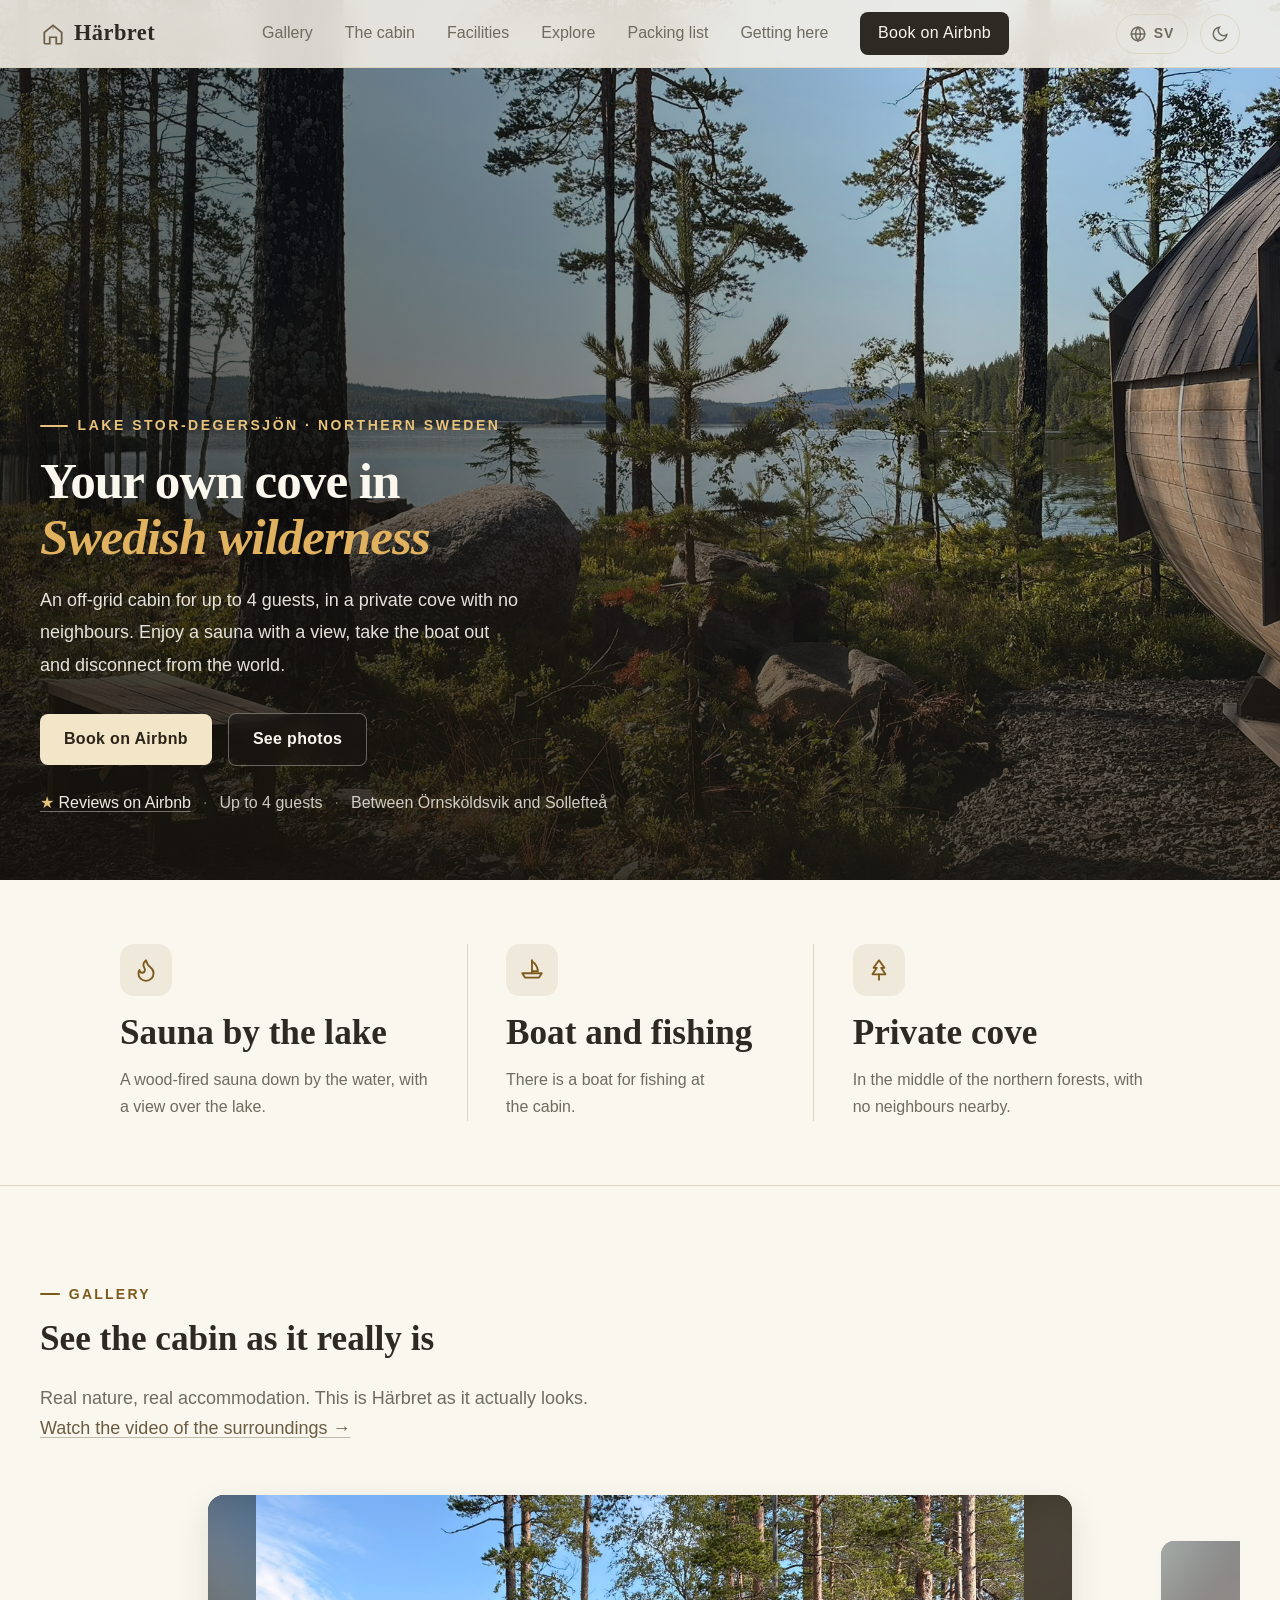
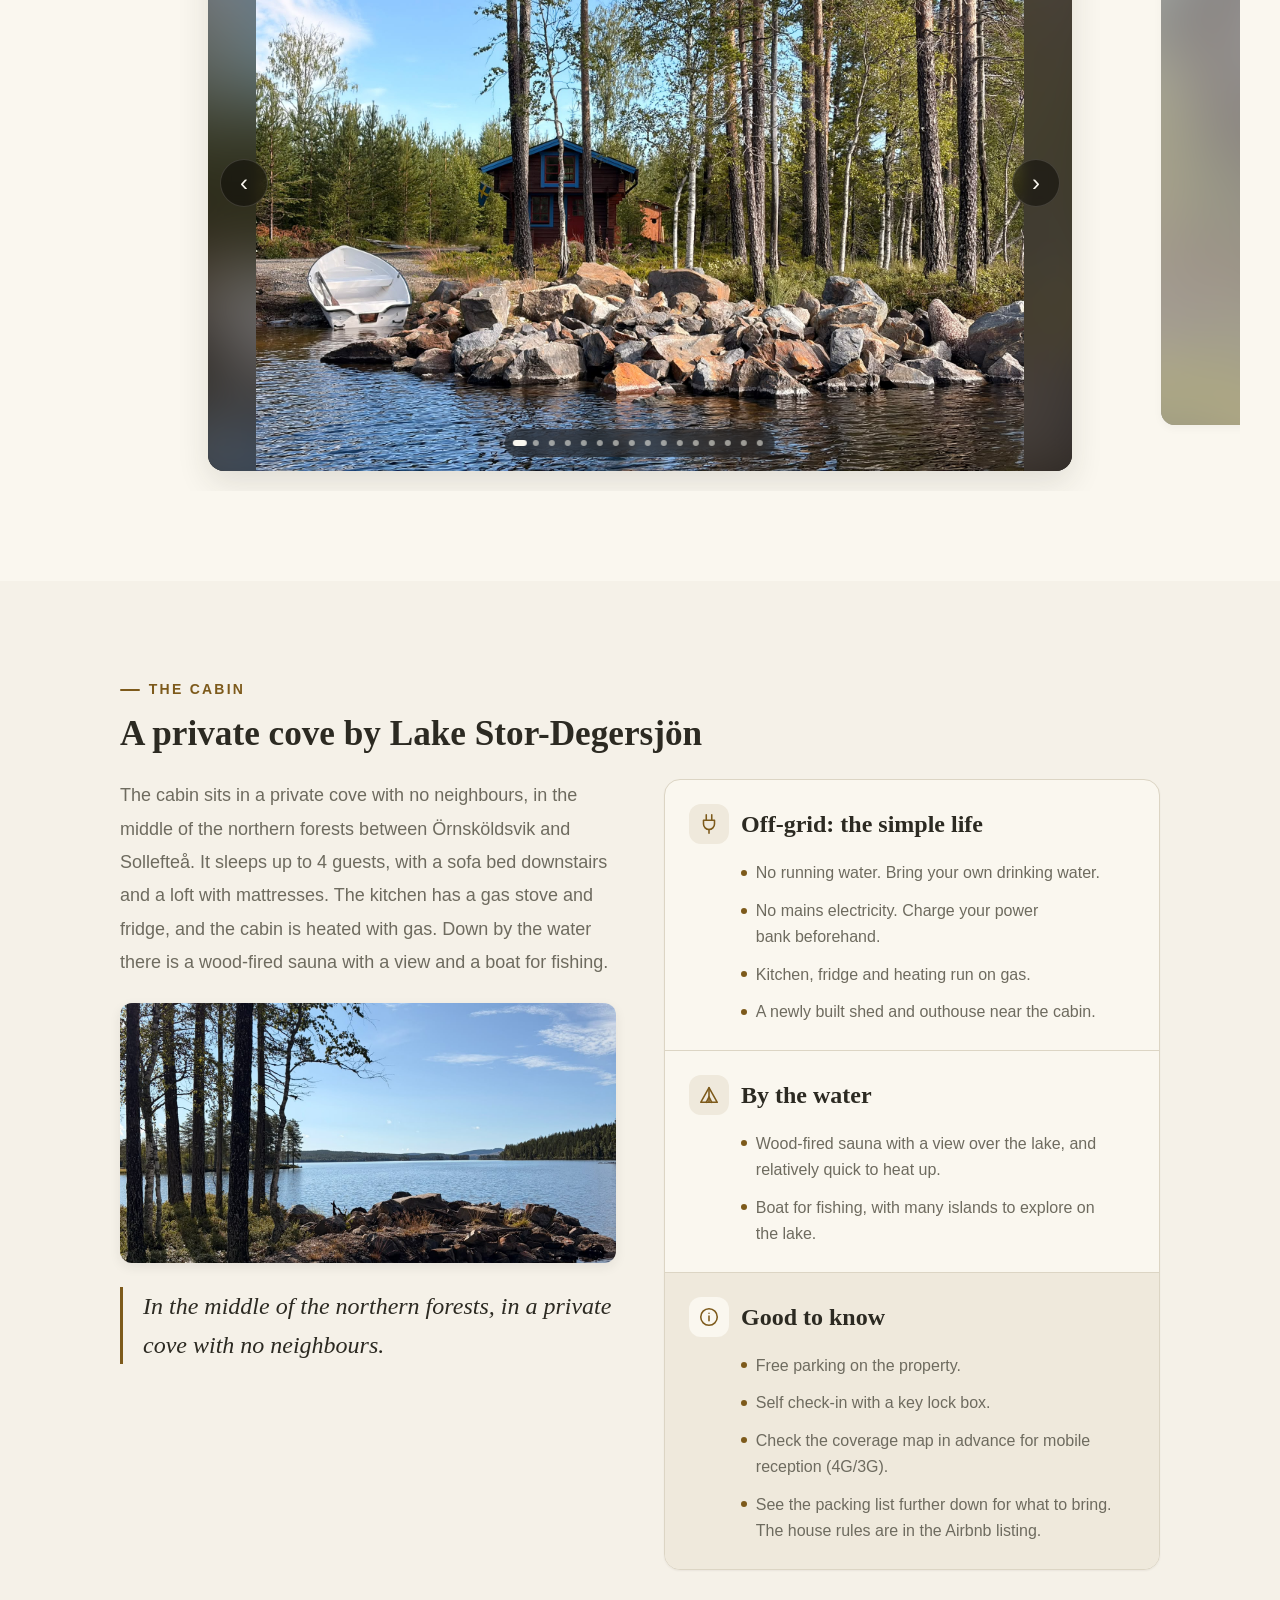
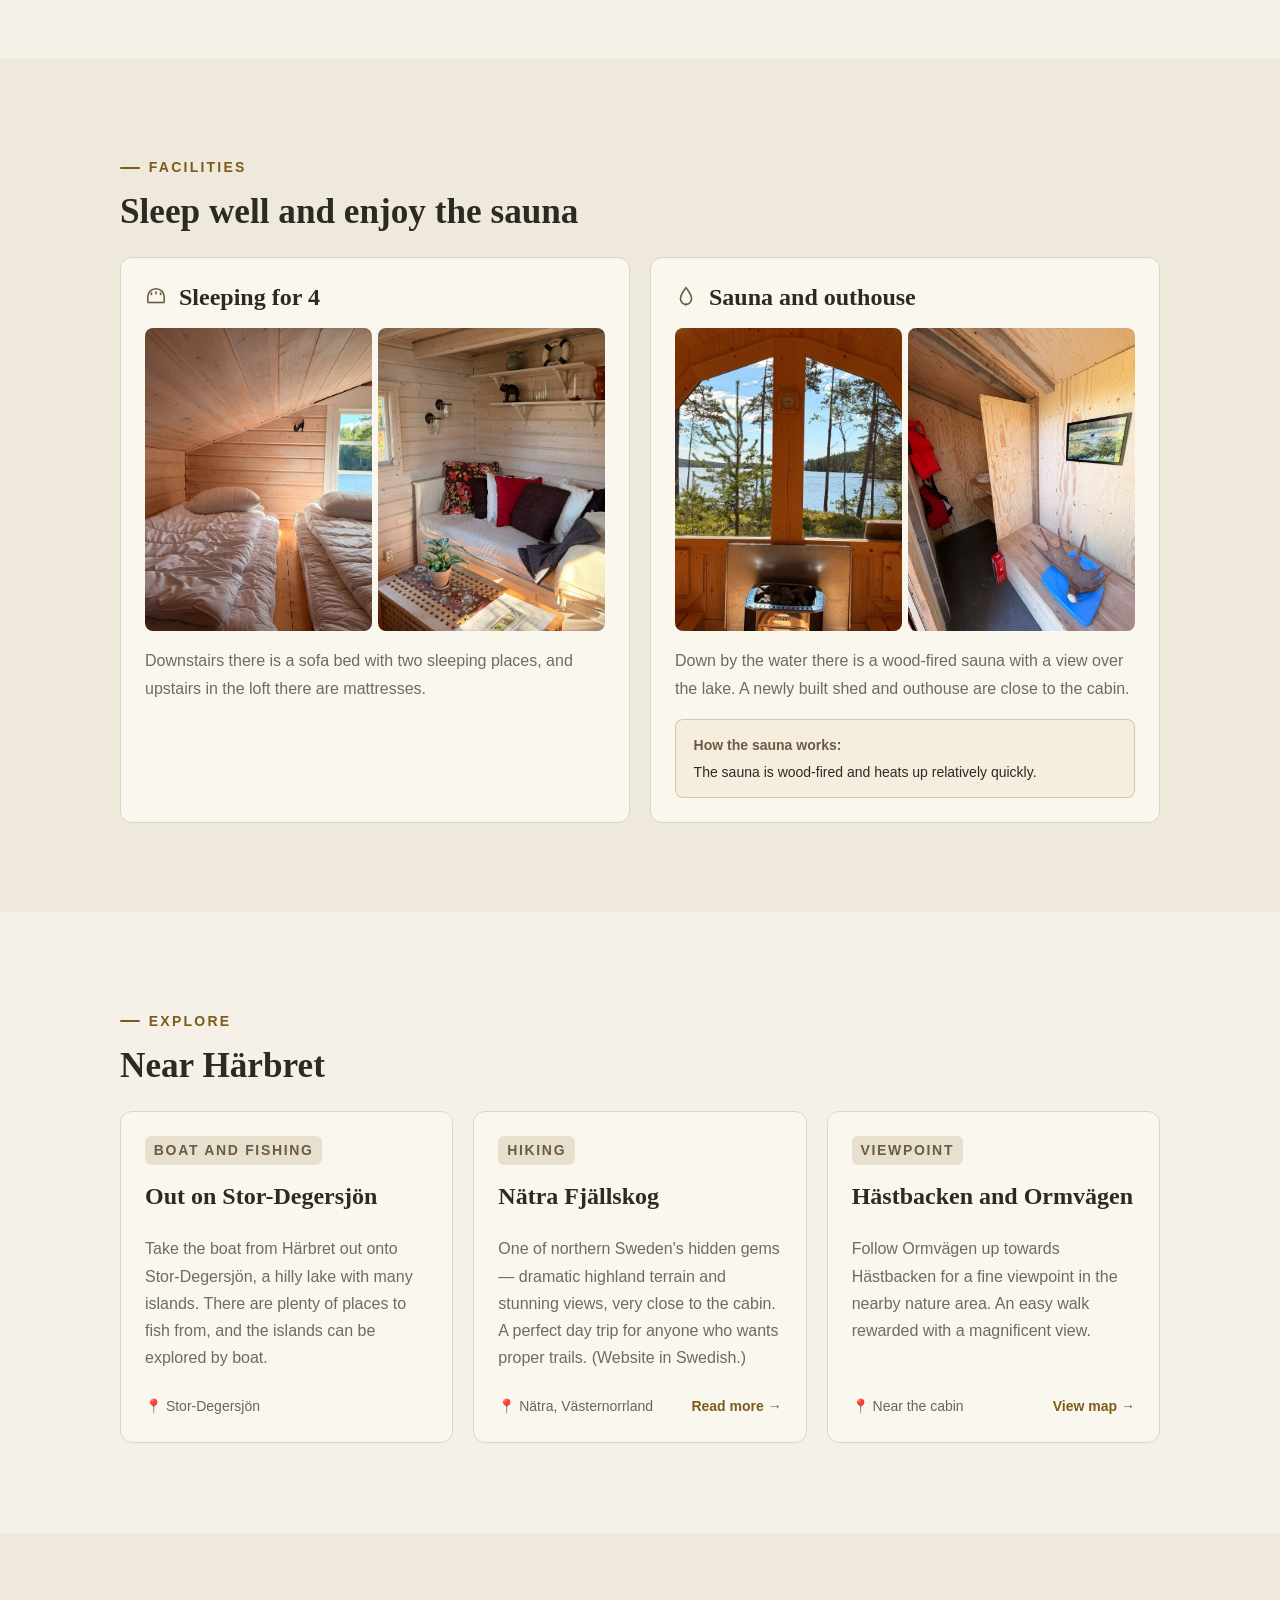
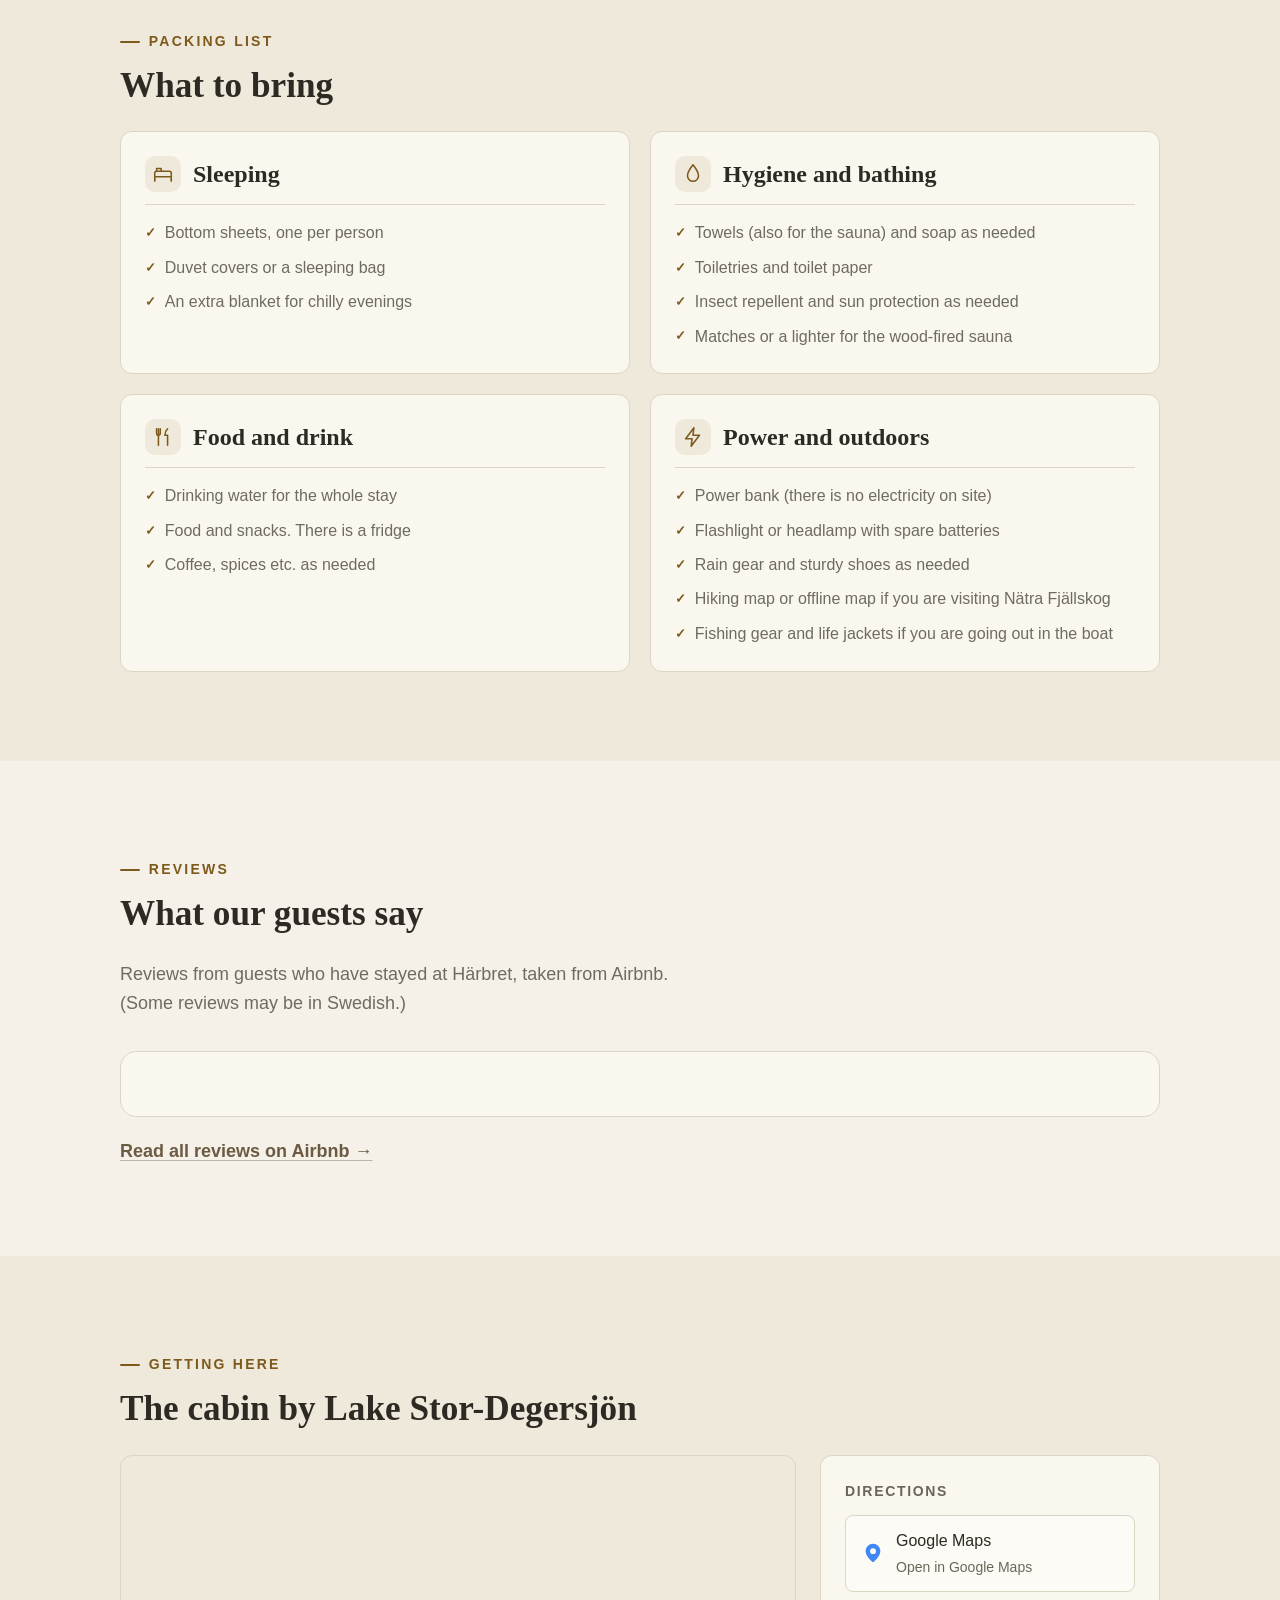
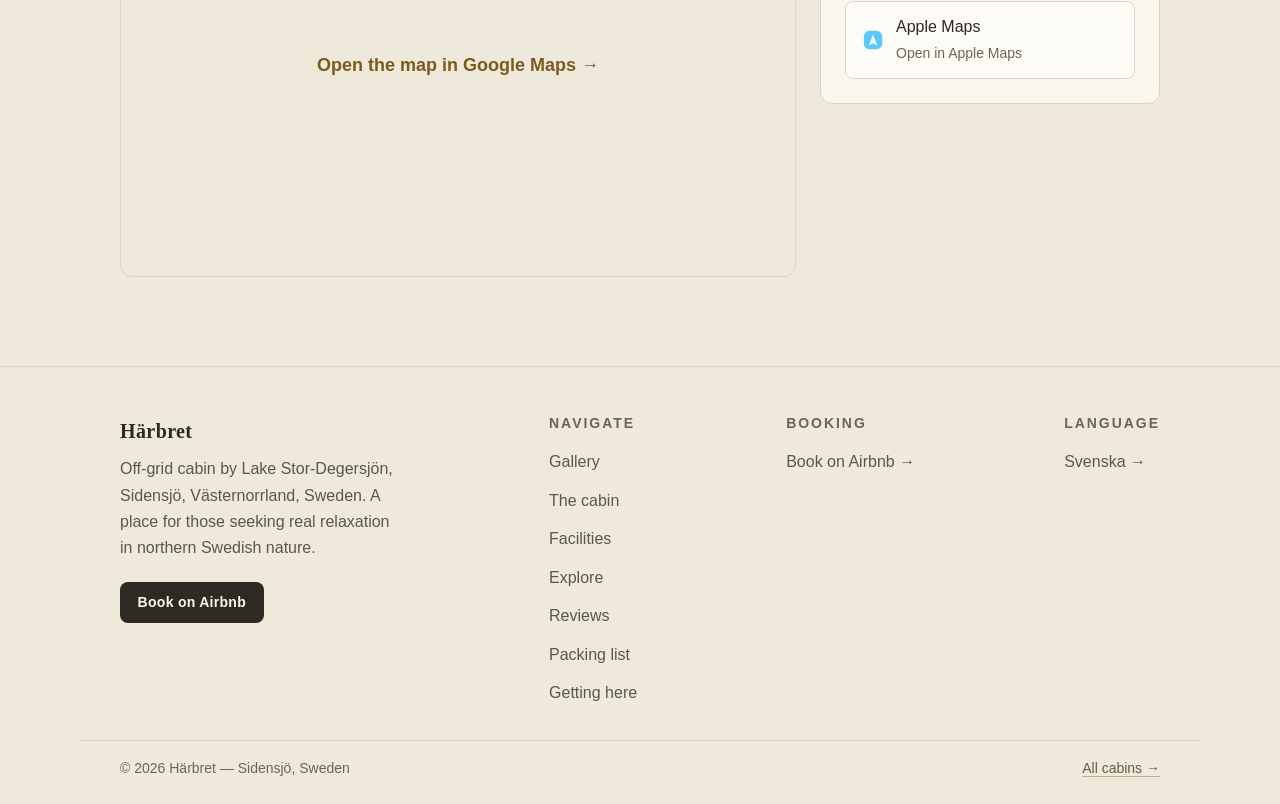
<file: herbret/en/index.html>
<!DOCTYPE html>
<html lang="en" data-theme="light">
<head>
  <meta charset="UTF-8" />
  <meta name="viewport" content="width=device-width, initial-scale=1.0" />
  <title>Härbret — Off-grid cabin by Lake Stor-Degersjön, Sweden</title>
  <meta name="description" content="Härbret — an off-grid cabin in a private cove by Lake Stor-Degersjön in Sidensjö, between Örnsköldsvik and Sollefteå. Sauna with a view and a boat for fishing." />

    <link rel="alternate" hreflang="sv" href="https://westberg991.github.io/Cabins/herbret/" />
  <link rel="alternate" hreflang="en" href="https://westberg991.github.io/Cabins/herbret/en/" />
  <link rel="alternate" hreflang="x-default" href="https://westberg991.github.io/Cabins/herbret/" />

  <meta property="og:type" content="website" />
  <meta property="og:url" content="https://westberg991.github.io/Cabins/herbret/en/" />
  <meta property="og:locale" content="en_GB" />
  <meta property="og:title" content="Härbret — Off-grid cabin by Lake Stor-Degersjön" />
  <meta property="og:description" content="An off-grid cabin in a private cove with no neighbours, with a sauna and a boat." />
  <meta property="og:image" content="https://westberg991.github.io/Cabins/bilder/herbret/Bastuute2.jpg" />
  <meta name="twitter:card" content="summary_large_image" />

  <!-- Sets theme and js class immediately to avoid a flash -->
  <script>
    (function () {
      var d = document.documentElement, t = null;
      d.className += ' js';
      try { t = localStorage.getItem('friden-theme'); } catch (e) {}
      if (!t) t = 'light';
      d.setAttribute('data-theme', t);
    })();
  </script>

  <link rel="preload" as="image" href="../../bilder/herbret/Bastuute2.jpg" fetchpriority="high" />
  <link rel="preconnect" href="https://api.fontshare.com" />
  <link href="https://api.fontshare.com/v2/css?f[]=zodiak@400,500,600,700&f[]=general-sans@400,500,600&display=swap" rel="stylesheet" />
  <link rel="icon" href="data:image/svg+xml,%3Csvg xmlns='http://www.w3.org/2000/svg' viewBox='0 0 24 24'%3E%3Cpath fill='%23756552' d='M12 3L2 11h3v8h6v-5h2v5h6v-8h3L12 3z'/%3E%3C/svg%3E" />
  <link rel="stylesheet" href="../../style.css" />
</head>
<body data-base="../../bilder/herbret/">

<!-- ═══ NAV ══════════════════════════════════════════════ -->
<nav class="nav">
  <a href="#" class="logo" aria-label="Härbret, back to top of page">
    <svg width="26" height="26" viewBox="0 0 24 24" fill="none" stroke="currentColor" stroke-width="1.6" aria-hidden="true">
      <path d="M4 10.5 12 4l8 6.5V20a1 1 0 0 1-1 1h-4v-6h-6v6H5a1 1 0 0 1-1-1v-9.5z"/>
      <path d="M12 4v4" opacity=".35"/>
    </svg>
    Härbret
  </a>
  <div class="nav-links" id="navLinks">
    <a href="#galleri">Gallery</a>
    <a href="#boendet">The cabin</a>
    <a href="#faciliteter">Facilities</a>
    <a href="#utforska">Explore</a>
    <a href="#packlista">Packing list</a>
    <a href="#hitta-hit">Getting here</a>
    <a href="https://www.airbnb.com/rooms/1747126551592135173" target="_blank" rel="noopener" class="btn btn--accent btn--sm">Book on Airbnb</a>
  </div>
  <div class="nav-actions">
    <a class="lang-toggle" href="../" hreflang="sv" lang="sv" aria-label="Visa sidan på svenska" title="Svenska"><svg width="18" height="18" viewBox="0 0 24 24" fill="none" stroke="currentColor" stroke-width="2" stroke-linecap="round" stroke-linejoin="round" aria-hidden="true"><circle cx="12" cy="12" r="9"/><path d="M3 12h18"/><path d="M12 3a14 14 0 0 1 0 18"/><path d="M12 3a14 14 0 0 0 0 18"/></svg><span>SV</span></a>
    <button class="theme-toggle" id="themeToggle" type="button" aria-label="Switch to dark mode" title="Switch to dark mode"></button>
    <button class="burger" id="burger" type="button" aria-label="Open menu" aria-expanded="false" aria-controls="navLinks">
      <span></span><span></span><span></span>
    </button>
  </div>
</nav>

<!-- ═══ HERO ═════════════════════════════════════════════ -->
<header class="hero">
  <img class="hero-bg" src="../../bilder/herbret/Bastuute2.jpg" alt="" fetchpriority="high" decoding="async" />
  <div class="hero-overlay"></div>
  <div class="hero-content">
    <span class="eyebrow">Lake Stor-Degersjön · Northern Sweden</span>
    <h1 class="hero-title">Your own cove in <em>Swedish wilderness</em></h1>
    <p class="hero-desc">An off-grid cabin for up to 4 guests, in a private cove with no neighbours. Enjoy a sauna with a view, take the boat out and disconnect from the world.</p>
    <div class="hero-cta">
      <a href="https://www.airbnb.com/rooms/1747126551592135173" target="_blank" rel="noopener" class="btn btn--accent">Book on Airbnb</a>
      <a href="#galleri" class="btn btn--ghost">See photos</a>
    </div>
    <div class="hero-meta">
      <a href="#omdomen" class="rating-link"><span class="star">★</span> Reviews on Airbnb</a>
      <span class="divider">·</span>
      <span>Up to 4 guests</span>
      <span class="divider">·</span>
      <span>Between Örnsköldsvik and Sollefteå</span>
    </div>
  </div>
</header>

<!-- ═══ WHY ══════════════════════════════════════════════ -->
<section class="why" aria-label="Why Härbret">
  <div class="container why-grid" data-r>
    <div class="why-item">
      <span class="feature-icon"><svg width="26" height="26" viewBox="0 0 24 24" fill="none" stroke="currentColor" stroke-width="1.7" stroke-linecap="round" stroke-linejoin="round" aria-hidden="true"><path d="M8.5 14.5A2.5 2.5 0 0 0 11 12c0-1.38-.5-2-1-3-1.072-2.143-.224-4.054 2-6 .5 2.5 2 4.9 4 6.5 2 1.6 3 3.5 3 5.5a7 7 0 1 1-14 0c0-1.153.433-2.294 1-3a2.5 2.5 0 0 0 2.5 2.5z"/></svg></span>
      <h3>Sauna by the lake</h3>
      <p>A wood-fired sauna down by the water, with a view over the lake.</p>
    </div>
    <div class="why-item">
      <span class="feature-icon"><svg width="26" height="26" viewBox="0 0 24 24" fill="none" stroke="currentColor" stroke-width="1.7" stroke-linecap="round" stroke-linejoin="round" aria-hidden="true"><path d="M3 15h18l-2.5 4h-13z"/><path d="M12 3v12"/><path d="M12 4c3 2 5 5 5.5 9H12"/></svg></span>
      <h3>Boat and fishing</h3>
      <p>There is a boat for fishing at the cabin.</p>
    </div>
    <div class="why-item">
      <span class="feature-icon"><svg width="26" height="26" viewBox="0 0 24 24" fill="none" stroke="currentColor" stroke-width="1.7" stroke-linecap="round" stroke-linejoin="round" aria-hidden="true"><path d="M12 3l5 7h-3l4 6H6l4-6H7z"/><path d="M12 16v5"/></svg></span>
      <h3>Private cove</h3>
      <p>In the middle of the northern forests, with no neighbours nearby.</p>
    </div>
  </div>
</section>

<!-- ═══ GALLERY ══════════════════════════════════════════ -->
<section class="section section--gallery" id="galleri">
  <div class="container" data-r>
    <span class="section-label">Gallery</span>
    <h2>See the cabin as it really is</h2>
    <p class="section-intro">Real nature, real accommodation. This is Härbret as it actually looks. <a href="https://www.youtube.com/shorts/2HCDroxQgcE" target="_blank" rel="noopener" class="inline-link">Watch the video of the surroundings →</a></p>

    <div class="gallery-carousel">
      <div class="carousel-track" id="carouselTrack" role="region" aria-roledescription="carousel" aria-label="Photo gallery" tabindex="0"></div>
      <button class="gallery-arrow prev" id="prev" type="button" aria-label="Previous photo">‹</button>
      <button class="gallery-arrow next" id="next" type="button" aria-label="Next photo">›</button>
      <div class="carousel-dots" id="carouselDots"></div>
      <p class="sr-only" id="slideCounter" aria-live="polite"></p>
    </div>
  </div>
</section>

<!-- ═══ THE CABIN ════════════════════════════════════════ -->
<section class="section" id="boendet">
  <div class="container" data-r>
    <span class="section-label">The cabin</span>
    <h2>A private cove by Lake Stor-Degersjön</h2>
    <div class="info-layout">
      <div class="info-text">
        <p class="lead">The cabin sits in a private cove with no neighbours, in the middle of the northern forests between Örnsköldsvik and Sollefteå. It sleeps up to 4 guests, with a sofa bed downstairs and a loft with mattresses. The kitchen has a gas stove and fridge, and the cabin is heated with gas. Down by the water there is a wood-fired sauna with a view and a boat for fishing.</p>
        <figure class="info-figure">
          <img src="../../bilder/herbret/Bat.jpg" alt="The boat at Härbret" loading="lazy" decoding="async" />
        </figure>
        <p class="quote">In the middle of the northern forests, in a private cove with no neighbours.</p>
      </div>
      <div class="info-sheet">
        <div class="info-group">
          <div class="info-group-head"><span class="info-ico"><svg width="22" height="22" viewBox="0 0 24 24" fill="none" stroke="currentColor" stroke-width="1.7" stroke-linecap="round" stroke-linejoin="round" aria-hidden="true"><path d="M9 2v6"/><path d="M15 2v6"/><path d="M6 8h12v4a6 6 0 0 1-12 0z"/><path d="M12 18v4"/></svg></span><h3>Off-grid: the simple life</h3></div>
          <ul class="dash-list">
            <li>No running water. Bring your own drinking water.</li>
            <li>No mains electricity. Charge your power bank beforehand.</li>
            <li>Kitchen, fridge and heating run on gas.</li>
            <li>A newly built shed and outhouse near the cabin.</li>
          </ul>
        </div>
        <div class="info-group">
          <div class="info-group-head"><span class="info-ico"><svg width="22" height="22" viewBox="0 0 24 24" fill="none" stroke="currentColor" stroke-width="1.7" stroke-linecap="round" stroke-linejoin="round" aria-hidden="true"><path d="M3 20L12 4l9 16z"/><path d="M12 4v16"/><path d="M9 20l3-6 3 6"/></svg></span><h3>By the water</h3></div>
          <ul class="dash-list">
            <li>Wood-fired sauna with a view over the lake, and relatively quick to heat up.</li>
            <li>Boat for fishing, with many islands to explore on the lake.</li>
          </ul>
        </div>
        <div class="info-group info-group--note">
          <div class="info-group-head"><span class="info-ico"><svg width="22" height="22" viewBox="0 0 24 24" fill="none" stroke="currentColor" stroke-width="1.7" stroke-linecap="round" stroke-linejoin="round" aria-hidden="true"><circle cx="12" cy="12" r="9"/><path d="M12 11v5"/><path d="M12 8h.01"/></svg></span><h3>Good to know</h3></div>
          <ul class="dash-list">
            <li>Free parking on the property.</li>
            <li>Self check-in with a key lock box.</li>
            <li>Check the coverage map in advance for mobile reception (4G/3G).</li>
            <li>See the packing list further down for what to bring. The house rules are in the Airbnb listing.</li>
          </ul>
        </div>
      </div>
    </div>
  </div>
</section>

<!-- ═══ FACILITIES ═══════════════════════════════════════ -->
<section class="section section--offset" id="faciliteter">
  <div class="container" data-r>
    <span class="section-label">Facilities</span>
    <h2>Sleep well and enjoy the sauna</h2>
    <div class="cards-2">
      <div class="card card--facility">
        <div class="facility-head">
          <svg class="facility-icon" width="22" height="22" viewBox="0 0 24 24" fill="none" stroke="currentColor" stroke-width="1.8" aria-hidden="true"><path d="M3 18v-6a9 9 0 0 1 18 0v6"/><path d="M3 18h18"/><path d="M7 10V7"/><path d="M12 9V6"/><path d="M17 10V7"/></svg>
          <h3>Sleeping for 4</h3>
        </div>
        <div class="facility-imgs">
          <img src="../../bilder/herbret/Sangar.jpg" alt="Sleeping area" loading="lazy" decoding="async" />
          <img src="../../bilder/herbret/Soffainne.jpg" alt="The sofa indoors" loading="lazy" decoding="async" />
        </div>
        <p>Downstairs there is a sofa bed with two sleeping places, and upstairs in the loft there are mattresses.</p>
      </div>
      <div class="card card--facility">
        <div class="facility-head">
          <svg class="facility-icon" width="22" height="22" viewBox="0 0 24 24" fill="none" stroke="currentColor" stroke-width="1.8" aria-hidden="true"><path d="M12 2s6 7.5 6 12a6 6 0 0 1-12 0c0-4.5 6-12 6-12z"/><path d="M12 22v-3" opacity=".5"/></svg>
          <h3>Sauna and outhouse</h3>
        </div>
        <div class="facility-imgs">
          <img src="../../bilder/herbret/Bastuinne.jpg" alt="Inside the sauna" loading="lazy" decoding="async" />
          <img src="../../bilder/herbret/Dassinne.jpg" alt="Inside the outhouse" loading="lazy" decoding="async" />
        </div>
        <p>Down by the water there is a wood-fired sauna with a view over the lake. A newly built shed and outhouse are close to the cabin.</p>
        <div class="tip">
          <strong>How the sauna works:</strong>
          The sauna is wood-fired and heats up relatively quickly.
        </div>
      </div>
    </div>
  </div>
</section>

<!-- ═══ EXPLORE ══════════════════════════════════════════ -->
<section class="section" id="utforska">
  <div class="container" data-r>
    <span class="section-label">Explore</span>
    <h2>Near Härbret</h2>
    <div class="cards-3">
      <div class="card card--explore card--static">
        <span class="badge">Boat and fishing</span>
        <h3>Out on Stor-Degersjön</h3>
        <p>Take the boat from Härbret out onto Stor-Degersjön, a hilly lake with many islands. There are plenty of places to fish from, and the islands can be explored by boat.</p>
        <span class="explore-foot"><span>📍 Stor-Degersjön</span></span>
      </div>
      <a class="card card--explore" href="https://www.hogakusten.com/sv/natra-fjallskog" target="_blank" rel="noopener">
        <span class="badge">Hiking</span>
        <h3>Nätra Fjällskog</h3>
        <p>One of northern Sweden's hidden gems — dramatic highland terrain and stunning views, very close to the cabin. A perfect day trip for anyone who wants proper trails. (Website in Swedish.)</p>
        <span class="explore-foot"><span>📍 Nätra, Västernorrland</span> <span class="explore-link">Read more →</span></span>
      </a>
      <a class="card card--explore" href="https://maps.app.goo.gl/krgVo1rbmd4T98by5" target="_blank" rel="noopener">
        <span class="badge">Viewpoint</span>
        <h3>Hästbacken and Ormvägen</h3>
        <p>Follow Ormvägen up towards Hästbacken for a fine viewpoint in the nearby nature area. An easy walk rewarded with a magnificent view.</p>
        <span class="explore-foot"><span>📍 Near the cabin</span> <span class="explore-link">View map →</span></span>
      </a>
    </div>
  </div>
</section>

<!-- ═══ PACKING LIST ═════════════════════════════════════ -->
<section class="section section--offset" id="packlista">
  <div class="container" data-r>
    <span class="section-label">Packing list</span>
    <h2>What to bring</h2>
    <div class="cards-2">
      <div class="card card--pack">
        <h3><span class="pack-ico"><svg width="22" height="22" viewBox="0 0 24 24" fill="none" stroke="currentColor" stroke-width="1.7" stroke-linecap="round" stroke-linejoin="round" aria-hidden="true"><path d="M3 18v-7a2 2 0 0 1 2-2h14a2 2 0 0 1 2 2v7"/><path d="M3 15h18"/><path d="M5 9V6h5v3"/><path d="M3 18v2"/><path d="M21 18v2"/></svg></span>Sleeping</h3>
        <ul class="check-list">
          <li>Bottom sheets, one per person</li>
          <li>Duvet covers or a sleeping bag</li>
          <li>An extra blanket for chilly evenings</li>
        </ul>
      </div>
      <div class="card card--pack">
        <h3><span class="pack-ico"><svg width="22" height="22" viewBox="0 0 24 24" fill="none" stroke="currentColor" stroke-width="1.7" stroke-linecap="round" stroke-linejoin="round" aria-hidden="true"><path d="M12 2s6 7.5 6 12a6 6 0 0 1-12 0c0-4.5 6-12 6-12z"/></svg></span>Hygiene and bathing</h3>
        <ul class="check-list">
          <li>Towels (also for the sauna) and soap as needed</li>
          <li>Toiletries and toilet paper</li>
          <li>Insect repellent and sun protection as needed</li>
          <li>Matches or a lighter for the wood-fired sauna</li>
        </ul>
      </div>
      <div class="card card--pack">
        <h3><span class="pack-ico"><svg width="22" height="22" viewBox="0 0 24 24" fill="none" stroke="currentColor" stroke-width="1.7" stroke-linecap="round" stroke-linejoin="round" aria-hidden="true"><path d="M7 3v8"/><path d="M5 3v5a2 2 0 0 0 4 0V3"/><path d="M7 11v10"/><path d="M17 3c-2 2-3 4.5-3 7h3v11"/></svg></span>Food and drink</h3>
        <ul class="check-list">
          <li>Drinking water for the whole stay</li>
          <li>Food and snacks. There is a fridge</li>
          <li>Coffee, spices etc. as needed</li>
        </ul>
      </div>
      <div class="card card--pack">
        <h3><span class="pack-ico"><svg width="22" height="22" viewBox="0 0 24 24" fill="none" stroke="currentColor" stroke-width="1.7" stroke-linecap="round" stroke-linejoin="round" aria-hidden="true"><path d="M13 2L4 14h7l-1 8 9-12h-7z"/></svg></span>Power and outdoors</h3>
        <ul class="check-list">
          <li>Power bank (there is no electricity on site)</li>
          <li>Flashlight or headlamp with spare batteries</li>
          <li>Rain gear and sturdy shoes as needed</li>
          <li>Hiking map or offline map if you are visiting Nätra Fjällskog</li>
          <li>Fishing gear and life jackets if you are going out in the boat</li>
        </ul>
      </div>
    </div>
  </div>
</section>

<!-- ═══ REVIEWS ══════════════════════════════════════════ -->
<section class="section" id="omdomen">
  <div class="container" data-r>
    <span class="section-label">Reviews</span>
    <h2>What our guests say</h2>
    <p class="section-intro">Reviews from guests who have stayed at Härbret, taken from Airbnb. (Some reviews may be in Swedish.)</p>
    <div class="reviews-wrap" id="airbnb-reviews-widget">
      <div id="JFWebsiteWidget-01a1cbfd9cb07000824cbd8b57881a2d7979"></div>
      <script src="https://www.jotform.com/website-widgets/embed/01a1cbfd9cb07000824cbd8b57881a2d7979" defer></script>
    </div>
    <p class="reviews-more"><a class="inline-link" href="https://www.airbnb.com/rooms/1747126551592135173" target="_blank" rel="noopener">Read all reviews on Airbnb →</a></p>
  </div>
</section>

<!-- ═══ GETTING HERE ═════════════════════════════════════ -->
<section class="section section--offset" id="hitta-hit">
  <div class="container" data-r>
    <span class="section-label">Getting here</span>
    <h2>The cabin by Lake Stor-Degersjön</h2>
    <div class="map-layout">
      <div class="map-embed-wrap">
        <a class="map-fallback" href="https://www.google.com/maps?q=63.219360,18.030069" target="_blank" rel="noopener">Open the map in Google Maps →</a>
        <iframe
          src="https://maps.google.com/maps?q=63.219360,18.030069&z=13&hl=en&output=embed"
          allowfullscreen
          loading="lazy"
          referrerpolicy="no-referrer-when-downgrade"
          title="Map of Härbret by Lake Stor-Degersjön"></iframe>
      </div>
      <div class="map-panel">
        <p class="map-cta-head">Directions</p>
        <div class="map-btns">
          <a href="https://www.google.com/maps/dir/?api=1&destination=63.219360,18.030069" target="_blank" rel="noopener" class="map-btn">
            <span class="map-btn-icon">
              <svg width="22" height="22" viewBox="0 0 24 24" aria-hidden="true"><path fill="#4285F4" d="M12 2C7.6 2 4 5.6 4 10c0 5.4 6.6 11.1 7.6 11.9.2.2.6.2.8 0C13.4 21.1 20 15.4 20 10c0-4.4-3.6-8-8-8z"/><circle cx="12" cy="10" r="3.2" fill="#fff"/></svg>
            </span>
            <span>Google Maps<span class="map-btn-sub">Open in Google Maps</span></span>
          </a>
          <a href="https://maps.apple.com/?daddr=63.219360,18.030069&dirflg=d" target="_blank" rel="noopener" class="map-btn">
            <span class="map-btn-icon">
              <svg width="22" height="22" viewBox="0 0 24 24" aria-hidden="true"><rect x="2" y="2" width="20" height="20" rx="6" fill="#5BC8F5"/><path fill="#fff" d="M12 6l4.5 12-4.5-2.5L7.5 18z"/></svg>
            </span>
            <span>Apple Maps<span class="map-btn-sub">Open in Apple Maps</span></span>
          </a>
        </div>
      </div>
    </div>
  </div>
</section>

<!-- ═══ FOOTER ════════════════════════════════════════════ -->
<footer class="footer" id="kontakt">
  <div class="container footer-inner">
    <div class="foot-brand">
      <span class="logo logo--foot">Härbret</span>
      <p>Off-grid cabin by Lake Stor-Degersjön, Sidensjö, Västernorrland, Sweden. A place for those seeking real relaxation in northern Swedish nature.</p>
      <a href="https://www.airbnb.com/rooms/1747126551592135173" target="_blank" rel="noopener" class="btn btn--accent btn--sm" style="margin-top:1.25rem;">Book on Airbnb</a>
    </div>
    <div class="foot-col">
      <h4>Navigate</h4>
      <ul>
        <li><a href="#galleri">Gallery</a></li>
        <li><a href="#boendet">The cabin</a></li>
        <li><a href="#faciliteter">Facilities</a></li>
        <li><a href="#utforska">Explore</a></li>
        <li><a href="#omdomen">Reviews</a></li>
        <li><a href="#packlista">Packing list</a></li>
        <li><a href="#hitta-hit">Getting here</a></li>
      </ul>
    </div>
    <div class="foot-col">
      <h4>Booking</h4>
      <ul>
        <li><a href="https://www.airbnb.com/rooms/1747126551592135173" target="_blank" rel="noopener">Book on Airbnb →</a></li>
      </ul>
    </div>
    <div class="foot-col">
      <h4>Language</h4>
      <ul>
        <li><a href="../" hreflang="sv" lang="sv">Svenska →</a></li>
      </ul>
    </div>
  </div>
  <div class="container footer-bottom">
    <span>© 2026 Härbret — Sidensjö, Sweden</span>
    <a class="inline-link" href="../../en/">All cabins →</a>
  </div>
</footer>

<script type="application/json" id="slideData">
[
  {
    "f": "Stugafransjo.jpg",
    "alt": "The cabin seen from the lake"
  },
  {
    "f": "Stugaisometrisk.jpg",
    "alt": "Isometric view of the cabin"
  },
  {
    "f": "Entre.jpg",
    "alt": "The entrance"
  },
  {
    "f": "Vardagsrumkok.jpg",
    "alt": "Living room and kitchen"
  },
  {
    "f": "Soffainne.jpg",
    "alt": "The sofa indoors"
  },
  {
    "f": "Elemetkok.jpg",
    "alt": "The kitchen area"
  },
  {
    "f": "Kokzoom.jpg",
    "alt": "The kitchen, close-up"
  },
  {
    "f": "Trapp.jpg",
    "alt": "The stairs"
  },
  {
    "f": "Sangar.jpg",
    "alt": "Sleeping area"
  },
  {
    "f": "Utsiktovervaning.jpg",
    "alt": "View from the upper floor"
  },
  {
    "f": "Bastuute.jpg",
    "alt": "The sauna from outside"
  },
  {
    "f": "Bastuute2.jpg",
    "alt": "The sauna from outside"
  },
  {
    "f": "Bastuinne.jpg",
    "alt": "Inside the sauna"
  },
  {
    "f": "Sjo.jpg",
    "alt": "The lake"
  },
  {
    "f": "Bat.jpg",
    "alt": "The boat"
  },
  {
    "f": "Dassinne.jpg",
    "alt": "Inside the outhouse"
  }
]
</script>
<script src="../../script.js" defer></script>
</body>
</html>
</file>
<file: style.css>
/* ═══════════════════════════════════════════════════════════
   FRIDEN — Off-grid stuga vid Bodtjärnen
   Varm, naturnära design · Zodiak + General Sans
   Delas av index.html (sv) och en/index.html (en)
   ═══════════════════════════════════════════════════════════ */

/* ─── TOKENS ────────────────────────────────────────────── */
:root,
[data-theme="light"] {
  --color-bg: #f5f1e8;
  --color-surface: #faf7ef;
  --color-surface-2: #fdfbf5;
  --color-surface-offset: #efe9dc;
  --color-divider: #dcd5c4;
  --color-nav-bg: rgba(245,241,232,0.88);

  --color-text: #2c2a22;
  --color-text-muted: #6e6b5f;
  --color-text-faint: #6a6558;
  --color-footer-muted: #5a574b;

  --color-primary: #6b5b42;
  --color-primary-highlight: #e8e0cf;

  --color-accent: #7d5a1b;
  --color-accent-dim: rgba(201,154,74,0.10);
  --color-accent-border: rgba(125,90,27,0.25);

  --hero-overlay:
    linear-gradient(to top, rgba(30,26,18,0.78) 0%, rgba(30,26,18,0.35) 45%, rgba(30,26,18,0.06) 100%);

  --gallery-tint: rgba(245,241,232,0.12);
  --map-filter: none;

  --color-btn-bg: #2c2a22;
  --color-btn-text: #faf7ef;

  --radius-sm: 0.375rem;
  --radius-md: 0.5rem;
  --radius-lg: 0.75rem;
  --radius-xl: 1rem;
  --radius-full: 9999px;

  --shadow-sm: 0 1px 2px rgba(44,42,34,0.06);
  --shadow-md: 0 4px 12px rgba(44,42,34,0.08);
  --shadow-lg: 0 12px 32px rgba(44,42,34,0.12);

  --space-1: 0.25rem;
  --space-2: 0.5rem;
  --space-3: 0.75rem;
  --space-4: 1rem;
  --space-5: 1.25rem;
  --space-6: 1.5rem;
  --space-8: 2rem;
  --space-10: 2.5rem;
  --space-12: 3rem;
  --space-16: 4rem;
  --space-24: 6rem;

  --text-xs: clamp(0.75rem, 0.7rem + 0.25vw, 0.875rem);
  --text-sm: clamp(0.875rem, 0.8rem + 0.35vw, 1rem);
  --text-base: clamp(1rem, 0.95rem + 0.25vw, 1.125rem);
  --text-lg: clamp(1.125rem, 1rem + 0.75vw, 1.5rem);
  --text-xl: clamp(1.5rem, 1.2rem + 1.25vw, 2.25rem);
  --text-2xl: clamp(2rem, 1.2rem + 2.5vw, 3.5rem);

  --font-display: 'Zodiak', Georgia, serif;
  --font-body: 'General Sans', 'Helvetica Neue', sans-serif;

  --content-default: 1120px;
  --nav-h: 68px;
  --transition-interactive: 180ms cubic-bezier(0.16, 1, 0.3, 1);
}

[data-theme="dark"] {
  --color-bg: #1a1814;
  --color-surface: #201d18;
  --color-surface-2: #242019;
  --color-surface-offset: #26221c;
  --color-divider: #33302a;
  --color-nav-bg: rgba(26,24,20,0.80);

  --color-text: #e8e4da;
  --color-text-muted: #c4bfb2;
  --color-text-faint: #9b9585;
  --color-footer-muted: #b8b2a4;

  --color-primary: #c4a67e;
  --color-primary-highlight: #3a332a;

  --color-accent: #e0b25f;
  --color-accent-dim: rgba(224,178,95,0.10);
  --color-accent-border: rgba(224,178,95,0.22);

  --hero-overlay:
    linear-gradient(to top, rgba(26,24,20,0.88) 0%, rgba(26,24,20,0.45) 45%, rgba(26,24,20,0.10) 100%);

  --gallery-tint: rgba(26,24,20,0.35);
  --map-filter: grayscale(25%) invert(88%) hue-rotate(170deg) saturate(0.55) brightness(0.85);

  --color-btn-bg: #e8e4da;
  --color-btn-text: #1a1814;

  --shadow-sm: 0 1px 2px rgba(0,0,0,0.25);
  --shadow-md: 0 4px 12px rgba(0,0,0,0.3);
  --shadow-lg: 0 12px 32px rgba(0,0,0,0.4);
}

/* ─── BASE ──────────────────────────────────────────────── */
*,
*::before,
*::after { box-sizing: border-box; margin: 0; padding: 0; }

html {
  -webkit-text-size-adjust: none;
  text-size-adjust: none;
  -webkit-font-smoothing: antialiased;
  -moz-osx-font-smoothing: grayscale;
  text-rendering: optimizeLegibility;
  scroll-behavior: smooth;
  hanging-punctuation: first last;
  scroll-padding-top: var(--space-16);
}

body {
  min-height: 100dvh;
  line-height: 1.65;
  font-family: var(--font-body);
  font-size: var(--text-base);
  color: var(--color-text);
  background: var(--color-bg);
  overflow-x: hidden;
  transition: background-color 300ms ease, color 300ms ease;
}

img, svg { display: block; max-width: 100%; height: auto; }

h1, h2, h3, h4 { text-wrap: balance; line-height: 1.15; }
p, li, figcaption { text-wrap: pretty; }

::selection { background: var(--color-accent-dim); color: var(--color-text); }

:focus-visible {
  outline: 2px solid var(--color-primary);
  outline-offset: 3px;
  border-radius: var(--radius-sm);
}

a, button {
  transition:
    color var(--transition-interactive),
    background-color var(--transition-interactive),
    border-color var(--transition-interactive),
    box-shadow var(--transition-interactive);
}

button { cursor: pointer; background: none; border: none; font: inherit; }

/* ─── LAYOUT ───────────────────────────────────────────── */
.container {
  width: 100%;
  max-width: var(--content-default);
  margin-inline: auto;
  padding-inline: clamp(var(--space-6), 5vw, var(--space-10));
}

.section {
  padding-block: clamp(var(--space-12), 7vw, var(--space-24));
  scroll-margin-top: calc(var(--nav-h) + 8px);
}

.section--offset { background: var(--color-surface-offset); }
.section--gallery { background: var(--color-surface); }

.section-label {
  display: inline-flex;
  align-items: center;
  gap: 0.55rem;
  font-size: var(--text-xs);
  font-weight: 600;
  letter-spacing: 0.16em;
  text-transform: uppercase;
  color: var(--color-accent);
  margin-bottom: 0.75rem;
}
.section-label::before {
  content: '';
  display: inline-block;
  width: 20px; height: 2px;
  background: var(--color-accent);
  border-radius: 2px;
}

h2 {
  font-family: var(--font-display);
  font-size: var(--text-xl);
  font-weight: 600;
  color: var(--color-text);
  margin-bottom: var(--space-6);
  line-height: 1.2;
}

.section-intro {
  color: var(--color-text-muted);
  margin-bottom: var(--space-8);
  max-width: 60ch;
}

/* ─── NAV ───────────────────────────────────────────────── */
.nav {
  position: fixed;
  top: 0; left: 0; right: 0;
  height: var(--nav-h);
  z-index: 200;
  display: flex;
  align-items: center;
  justify-content: space-between;
  padding-inline: clamp(var(--space-4), 5%, var(--space-10));
  background: var(--color-nav-bg);
  backdrop-filter: blur(16px);
  -webkit-backdrop-filter: blur(16px);
  border-bottom: 1px solid var(--color-divider);
}

.logo {
  display: inline-flex;
  align-items: center;
  gap: 0.5rem;
  font-family: var(--font-display);
  font-size: 1.4rem;
  font-weight: 600;
  color: var(--color-text);
  text-decoration: none;
  letter-spacing: 0.02em;
}
.logo svg { color: var(--color-primary); }
.logo--foot { font-size: 1.25rem; margin-bottom: 0.5rem; display: block; }

.nav-links {
  display: flex;
  align-items: center;
  gap: clamp(1rem, 2.5vw, 2.25rem);
}
.nav-links a {
  color: var(--color-text-muted);
  text-decoration: none;
  font-size: var(--text-sm);
  font-weight: 500;
}
.nav-links a:hover { color: var(--color-text); }
.nav-links a.btn--accent,
.nav-links a.btn--accent:hover { color: var(--color-btn-text); }

.nav-actions { display: flex; align-items: center; gap: 0.75rem; }

/* Språk- och temaknapp delar samma utseende */
.theme-toggle,
.lang-toggle {
  height: 40px;
  display: inline-flex;
  align-items: center;
  justify-content: center;
  gap: 0.4rem;
  border-radius: var(--radius-full);
  color: var(--color-text-muted);
  border: 1px solid var(--color-divider);
  text-decoration: none;
}
.theme-toggle { width: 40px; }
/* Fast storlek på ikonerna. Den generella regeln "svg { max-width: 100% }"
   kan annars krympa ikonen till 0 i en knapp som saknar fast bredd (syns i Chrome). */
.theme-toggle svg,
.lang-toggle svg {
  width: 18px;
  height: 18px;
  max-width: none;
  flex-shrink: 0;
}
.lang-toggle {
  padding-inline: 0.8rem;
  font-size: var(--text-xs);
  font-weight: 600;
  letter-spacing: 0.06em;
}
.theme-toggle:hover,
.lang-toggle:hover { background: var(--color-surface-offset); color: var(--color-text); }

.burger {
  display: none;
  flex-direction: column;
  gap: 5px;
  padding: 8px;
}
.burger span {
  display: block;
  width: 20px; height: 2px;
  background: var(--color-text);
  border-radius: 2px;
}

/* ─── BUTTONS ──────────────────────────────────────────── */
.btn {
  display: inline-flex;
  align-items: center;
  justify-content: center;
  gap: 0.5rem;
  padding: 0.75rem 1.5rem;
  border-radius: var(--radius-md);
  font-family: var(--font-body);
  font-size: var(--text-sm);
  font-weight: 600;
  text-decoration: none;
  letter-spacing: 0.02em;
  transition:
    background-color 220ms ease,
    color 220ms ease,
    border-color 220ms ease,
    transform 180ms ease,
    box-shadow 220ms ease;
}
.btn--accent { background: var(--color-btn-bg); color: var(--color-btn-text); }
.btn--accent:hover {
  background: var(--color-primary);
  color: var(--color-btn-text);
  transform: translateY(-1px);
  box-shadow: var(--shadow-md);
}
.btn--ghost {
  background: rgba(26,24,20,0.45);
  backdrop-filter: blur(8px);
  -webkit-backdrop-filter: blur(8px);
  color: #faf7ef;
  border: 1px solid rgba(250,247,239,0.35);
}
.btn--ghost:hover {
  background: rgba(26,24,20,0.7);
  border-color: rgba(250,247,239,0.55);
  color: #faf7ef;
}
.btn--sm { padding: 0.55rem 1.1rem; font-size: var(--text-xs); }

/* ─── HERO ──────────────────────────────────────────────── */
.hero {
  position: relative;
  min-height: min(100svh, 880px);
  display: flex;
  align-items: flex-end;
  padding: calc(var(--nav-h) + var(--space-12)) clamp(var(--space-6), 5vw, var(--space-10)) var(--space-16);
  overflow: hidden;
}
.hero-bg {
  position: absolute;
  inset: 0;
  width: 100%;
  height: 100%;
  object-fit: cover;
  object-position: center;
}
.hero-overlay { position: absolute; inset: 0; background: var(--hero-overlay); }
.hero-overlay::after {
  content: '';
  position: absolute;
  inset: 0;
  background: linear-gradient(90deg, rgba(14,12,9,0.62) 0%, rgba(14,12,9,0.32) 45%, rgba(14,12,9,0) 75%);
}
.hero-content { position: relative; z-index: 2; max-width: 720px; }

.eyebrow {
  display: inline-flex;
  align-items: center;
  gap: 0.6rem;
  font-size: var(--text-xs);
  font-weight: 600;
  letter-spacing: 0.18em;
  text-transform: uppercase;
  color: #e8c27a;
  margin-bottom: var(--space-4);
}
.eyebrow::before {
  content: '';
  display: inline-block;
  width: 28px; height: 2px;
  background: #e8c27a;
  border-radius: 2px;
}

.hero-title {
  font-family: var(--font-display);
  font-size: var(--text-2xl);
  font-weight: 700;
  line-height: 1.08;
  letter-spacing: -0.02em;
  color: #faf7ef;
  margin-bottom: var(--space-5);
  text-shadow: 0 2px 24px rgba(0,0,0,0.35);
}
.hero-title em { font-style: italic; color: #e0b25f; }

.hero-desc {
  color: rgba(250,247,239,0.90);
  line-height: 1.8;
  max-width: 480px;
  margin-bottom: var(--space-8);
}

.hero-cta {
  display: flex;
  align-items: center;
  gap: 1rem;
  flex-wrap: wrap;
  margin-bottom: var(--space-6);
}
.hero .btn--accent { background: #f3e6c8; color: #2a2318; }
.hero .btn--accent:hover { background: #fff3d6; color: #2a2318; }

.hero-meta {
  display: flex;
  align-items: center;
  gap: 0.75rem;
  flex-wrap: wrap;
  color: rgba(250,247,239,0.80);
  font-size: var(--text-sm);
}
.hero-meta .star { color: #e8c27a; }
.hero-meta .divider { opacity: 0.5; }
.hero-meta .rating-link {
  color: rgba(250,247,239,0.95);
  text-decoration: underline;
  text-decoration-color: rgba(250,247,239,0.4);
  text-underline-offset: 3px;
}
.hero-meta .rating-link:hover { text-decoration-color: #e8c27a; }

/* ─── VARFÖR FRIDEN ─────────────────────────────────────── */
.why {
  background: var(--color-surface);
  border-bottom: 1px solid var(--color-divider);
  padding-block: clamp(var(--space-10), 6vw, var(--space-16));
}
.why-grid { display: grid; grid-template-columns: repeat(3, 1fr); }
.why-item {
  padding-inline: clamp(var(--space-5), 3vw, var(--space-10));
  border-left: 1px solid var(--color-divider);
}
.why-item:first-child { padding-left: 0; border-left: none; }
.why-item:last-child { padding-right: 0; }
.why-item h3 {
  font-family: var(--font-display);
  font-size: var(--text-xl);
  font-weight: 600;
  margin-bottom: var(--space-3);
  line-height: 1.2;
}
.why-item p { color: var(--color-text-muted); font-size: var(--text-sm); line-height: 1.7; max-width: 38ch; }

.feature-icon {
  display: inline-flex;
  align-items: center;
  justify-content: center;
  width: 52px; height: 52px;
  border-radius: 14px;
  background: var(--color-surface-offset);
  color: var(--color-accent);
  margin-bottom: var(--space-4);
}

/* ─── GALLERY ───────────────────────────────────────────── */
.section--gallery .container { max-width: 1280px; }

/* Mittbild med grannbilder som tittar fram. Svep på mobil (scroll-snap). */
.gallery-carousel {
  --ar: 1.5;
  --sw: min(72cqw, calc(70vh * var(--ar)));   /* mittbildens bredd */
  container-type: inline-size;
  position: relative;
}
.carousel-track {
  position: relative;
  display: flex;
  align-items: center;
  gap: clamp(0.5rem, 2cqw, 1.25rem);
  padding: 1.25rem calc((100cqw - var(--sw)) / 2);
  overflow-x: auto;
  overscroll-behavior-x: contain;
  scroll-snap-type: x mandatory;
  scrollbar-width: none;
}
.carousel-track::-webkit-scrollbar { display: none; }
.carousel-track:focus-visible { outline-offset: -4px; }

.slide {
  position: relative;
  flex: 0 0 var(--sw);
  aspect-ratio: var(--ar);
  margin: 0;
  border-radius: var(--radius-xl);
  overflow: hidden;
  background: #0e0c09;
  box-shadow: var(--shadow-md);
  scroll-snap-align: center;
  transform: scale(0.84);
  opacity: 0.5;
  cursor: pointer;
  transition: transform 400ms ease, opacity 400ms ease, box-shadow 400ms ease;
}
.slide.is-active { transform: none; opacity: 1; box-shadow: var(--shadow-lg); cursor: default; }

.slide-bg {
  position: absolute;
  inset: 0;
  background-size: cover;
  background-position: center;
  filter: blur(32px) brightness(0.55) saturate(1.2);
  transform: scale(1.15);
}
.slide-bg::after { content: ''; position: absolute; inset: 0; background: var(--gallery-tint); }
.slide img {
  position: relative;
  display: block;
  width: 100%;
  height: 100%;
  object-fit: contain;
}

.gallery-arrow {
  position: absolute;
  top: 50%;
  transform: translateY(-50%);
  width: 48px; height: 48px;
  display: flex;
  align-items: center;
  justify-content: center;
  border-radius: var(--radius-full);
  background: rgba(14,12,9,0.55);
  backdrop-filter: blur(6px);
  -webkit-backdrop-filter: blur(6px);
  border: 1px solid rgba(250,247,239,0.15);
  color: #faf7ef;
  font-size: 1.5rem;
  transition: background 180ms ease, transform 180ms ease;
  z-index: 5;
}
.gallery-arrow:hover { background: rgba(14,12,9,0.85); transform: translateY(-50%) scale(1.06); }
.gallery-arrow.prev { left: calc((100cqw - var(--sw)) / 2 + 0.75rem); }
.gallery-arrow.next { right: calc((100cqw - var(--sw)) / 2 + 0.75rem); }

.carousel-dots {
  position: absolute;
  left: 50%;
  bottom: 2.1rem;
  transform: translateX(-50%);
  display: flex;
  padding: 0.15rem 0.45rem;
  border-radius: var(--radius-full);
  background: rgba(14,12,9,0.45);
  backdrop-filter: blur(8px);
  -webkit-backdrop-filter: blur(8px);
  z-index: 5;
}
.carousel-dots button {
  display: grid;
  place-items: center;
  width: 16px; height: 24px;
}
.carousel-dots button::before {
  content: '';
  width: 6px; height: 6px;
  border-radius: 3px;
  background: rgba(250,247,239,0.55);
  transition: width 250ms ease, background-color 250ms ease;
}
.carousel-dots button.is-active::before { width: 14px; background: #faf7ef; }

.sr-only {
  position: absolute;
  width: 1px; height: 1px;
  margin: -1px; padding: 0;
  overflow: hidden;
  clip: rect(0 0 0 0);
  white-space: nowrap;
  border: 0;
}

/* ─── BOENDET ───────────────────────────────────────────── */
.info-layout {
  display: grid;
  grid-template-columns: 1fr 1fr;
  gap: clamp(var(--space-6), 4vw, var(--space-12));
  align-items: start;
}
.info-text .lead {
  color: var(--color-text-muted);
  line-height: 1.85;
  margin-bottom: var(--space-6);
}
.info-figure {
  border-radius: var(--radius-lg);
  overflow: hidden;
  margin-bottom: var(--space-6);
  box-shadow: var(--shadow-md);
}
.info-figure img { width: 100%; height: 260px; object-fit: cover; }
.info-text .quote {
  font-family: var(--font-display);
  font-style: italic;
  font-size: var(--text-lg);
  line-height: 1.6;
  padding-left: var(--space-5);
  border-left: 3px solid var(--color-accent);
}

.info-sheet {
  background: var(--color-surface);
  border: 1px solid var(--color-divider);
  border-radius: var(--radius-xl);
  box-shadow: var(--shadow-sm);
  overflow: hidden;
}
.info-group { padding: var(--space-6); }
.info-group + .info-group { border-top: 1px solid var(--color-divider); }
.info-group-head { display: flex; align-items: center; gap: var(--space-3); margin-bottom: var(--space-4); }
.info-group-head h3 {
  font-family: var(--font-display);
  font-size: var(--text-lg);
  font-weight: 600;
  line-height: 1.25;
}
.info-ico {
  display: inline-flex; align-items: center; justify-content: center;
  width: 40px; height: 40px; flex-shrink: 0;
  border-radius: 12px;
  background: var(--color-surface-offset);
  color: var(--color-accent);
}
.info-group .dash-list { gap: 0.7rem; padding-left: calc(40px + var(--space-3)); }
.info-group .dash-list li::before {
  content: '';
  width: 6px; height: 6px; border-radius: 50%;
  background: var(--color-accent);
  margin-top: 0.6em;
}
.info-group--note { background: var(--color-surface-offset); }
.info-group--note .info-ico { background: var(--color-surface); }

/* ─── CARDS ─────────────────────────────────────────────── */
.card {
  background: var(--color-surface);
  border: 1px solid var(--color-divider);
  border-radius: var(--radius-lg);
  padding: var(--space-6);
  transition: transform 300ms ease, border-color 300ms ease, box-shadow 300ms ease;
}
.card h3 {
  font-family: var(--font-display);
  font-size: var(--text-lg);
  font-weight: 600;
  margin-bottom: var(--space-4);
  line-height: 1.25;
}

.dash-list { list-style: none; display: flex; flex-direction: column; gap: 0.55rem; }
.dash-list li {
  display: flex;
  align-items: flex-start;
  gap: 0.55rem;
  color: var(--color-text-muted);
  font-size: var(--text-sm);
  line-height: 1.65;
}
.dash-list li::before { content: '—'; color: var(--color-accent); flex-shrink: 0; }

.cards-2 { display: grid; grid-template-columns: repeat(2, 1fr); gap: var(--space-5); }
.cards-3 { display: grid; grid-template-columns: repeat(3, 1fr); gap: var(--space-5); }

/* ─── FACILITETER ──────────────────────────────────────── */
.card--facility { display: flex; flex-direction: column; gap: var(--space-4); }
.facility-head { display: flex; align-items: center; gap: 0.75rem; }
.facility-head h3 { margin-bottom: 0; }
.facility-icon { color: var(--color-primary); flex-shrink: 0; }

.facility-imgs { display: grid; grid-template-columns: 1fr 1fr; gap: 6px; align-items: start; }
.facility-imgs img {
  width: 100%;
  aspect-ratio: 3 / 4;
  object-fit: cover;
  border-radius: var(--radius-md);
}
.facility-img-wrap {
  border-radius: var(--radius-md);
  overflow: hidden;
  aspect-ratio: 3 / 4;
  background: var(--color-surface-offset);
}
.facility-img-wrap img { width: 100%; height: 100%; object-fit: contain; }

.card--facility p { color: var(--color-text-muted); font-size: var(--text-sm); line-height: 1.75; }

.tip {
  background: var(--color-accent-dim);
  border: 1px solid var(--color-accent-border);
  border-radius: var(--radius-md);
  padding: 0.85rem 1.1rem;
  font-size: var(--text-xs);
  line-height: 1.6;
}
.tip strong { display: block; margin-bottom: 0.3rem; color: var(--color-primary); }

/* ─── UTFORSKA ──────────────────────────────────────────── */
.card--explore {
  display: flex;
  flex-direction: column;
  gap: 0.5rem;
  text-decoration: none;
  color: inherit;
}
.card--explore:hover {
  transform: translateY(-4px);
  border-color: var(--color-accent-border);
  box-shadow: var(--shadow-md);
}
.badge {
  display: inline-block;
  align-self: flex-start;
  font-size: var(--text-xs);
  font-weight: 600;
  letter-spacing: 0.12em;
  text-transform: uppercase;
  color: var(--color-primary);
  background: var(--color-primary-highlight);
  border-radius: var(--radius-sm);
  padding: 0.2rem 0.55rem;
  margin-bottom: 0.5rem;
}
.card--explore p {
  color: var(--color-text-muted);
  font-size: var(--text-sm);
  line-height: 1.7;
  flex: 1;
}
.explore-foot {
  display: flex;
  align-items: center;
  justify-content: space-between;
  gap: 0.5rem;
  font-size: var(--text-xs);
  color: var(--color-text-faint);
  margin-top: auto;
  padding-top: var(--space-4);
}
.explore-link { color: var(--color-accent); font-weight: 600; }

/* ─── PACKLISTA ─────────────────────────────────────────── */
.card--pack h3 {
  display: flex;
  align-items: center;
  gap: var(--space-3);
  padding-bottom: var(--space-3);
  border-bottom: 1px solid var(--color-divider);
  margin-bottom: var(--space-4);
}
.pack-ico {
  display: inline-flex; align-items: center; justify-content: center;
  width: 36px; height: 36px; flex-shrink: 0;
  border-radius: 10px; background: var(--color-surface-offset); color: var(--color-accent);
}
.check-list { list-style: none; display: flex; flex-direction: column; gap: 0.6rem; }
.check-list li {
  display: flex;
  align-items: flex-start;
  gap: 0.55rem;
  color: var(--color-text-muted);
  font-size: var(--text-sm);
  line-height: 1.55;
}
.check-list li::before {
  content: '✓';
  color: var(--color-accent);
  font-size: 0.8rem;
  font-weight: 700;
  flex-shrink: 0;
  margin-top: 0.15em;
}

/* ─── OMDÖMEN ───────────────────────────────────────────── */
.reviews-wrap {
  background: var(--color-surface);
  border: 1px solid var(--color-divider);
  border-radius: var(--radius-xl);
  padding: clamp(var(--space-4), 3vw, var(--space-8));
}
.reviews-more { margin-top: var(--space-5); font-weight: 600; }

.inline-link {
  color: var(--color-primary);
  text-decoration: underline;
  text-decoration-color: color-mix(in oklab, var(--color-primary) 40%, transparent);
  text-underline-offset: 3px;
}
.inline-link:hover { text-decoration-color: var(--color-primary); }

/* ─── MAP ───────────────────────────────────────────────── */
.map-layout {
  display: grid;
  grid-template-columns: 1fr 340px;
  gap: var(--space-6);
  align-items: start;
}
.map-embed-wrap {
  position: relative;
  border-radius: var(--radius-lg);
  overflow: hidden;
  border: 1px solid var(--color-divider);
  line-height: 0;
  background: var(--color-surface-offset);
  min-height: 420px;
}
.map-fallback {
  position: absolute; inset: 0;
  display: flex; align-items: center; justify-content: center;
  line-height: 1.4;
  font-weight: 600;
  color: var(--color-accent);
  text-decoration: none;
  z-index: 0;
}
.map-embed-wrap iframe {
  position: relative;
  z-index: 1;
  width: 100%;
  height: 420px;
  border: none;
  display: block;
  filter: var(--map-filter);
}
.map-panel {
  background: var(--color-surface);
  border: 1px solid var(--color-divider);
  border-radius: var(--radius-lg);
  padding: var(--space-6);
}
.map-cta-head {
  font-size: var(--text-xs);
  font-weight: 600;
  letter-spacing: 0.12em;
  text-transform: uppercase;
  color: var(--color-text-faint);
  margin-bottom: 0.75rem;
}
.map-btns { display: flex; flex-direction: column; gap: 0.6rem; }
.map-btn {
  display: flex;
  align-items: center;
  gap: 0.75rem;
  width: 100%;
  padding: 0.75rem 1rem;
  border-radius: var(--radius-md);
  font-size: var(--text-sm);
  font-weight: 500;
  text-decoration: none;
  border: 1px solid var(--color-divider);
  background: var(--color-surface-2);
  color: var(--color-text);
}
.map-btn:hover { background: var(--color-surface-offset); border-color: var(--color-primary); }
.map-btn-icon { flex-shrink: 0; display: flex; align-items: center; }
.map-btn-sub {
  display: block;
  font-size: var(--text-xs);
  color: var(--color-text-faint);
  margin-top: 0.1rem;
  font-weight: 400;
}

/* ─── FOOTER ───────────────────────────────────────────── */
.footer {
  background: var(--color-surface-offset);
  border-top: 1px solid var(--color-divider);
  padding: var(--space-12) 0 var(--space-6);
}
.footer-inner {
  display: flex;
  justify-content: space-between;
  align-items: flex-start;
  gap: var(--space-10);
  margin-bottom: var(--space-8);
}
.foot-brand p {
  font-size: var(--text-sm);
  color: var(--color-footer-muted);
  line-height: 1.65;
  max-width: 280px;
}
.foot-col h4 {
  font-size: var(--text-xs);
  font-weight: 600;
  letter-spacing: 0.14em;
  text-transform: uppercase;
  color: var(--color-text-faint);
  margin-bottom: var(--space-4);
}
.foot-col ul { list-style: none; display: flex; flex-direction: column; gap: 0.55rem; }
.foot-col li a {
  font-size: var(--text-sm);
  color: var(--color-footer-muted);
  text-decoration: none;
}
.foot-col li a:hover { color: var(--color-primary); }
.footer-bottom {
  display: flex;
  justify-content: space-between;
  gap: 0.5rem;
  flex-wrap: wrap;
  border-top: 1px solid var(--color-divider);
  padding-top: var(--space-4);
  font-size: var(--text-xs);
  color: var(--color-text-faint);
}

/* ─── STARTSIDA / STUGKORT ─────────────────────────────── */
.hub {
  min-height: calc(100dvh - 120px);
  padding-block: calc(var(--nav-h) + var(--space-12)) var(--space-16);
}
.hub-title {
  font-family: var(--font-display);
  font-size: var(--text-2xl);
  font-weight: 700;
  letter-spacing: -0.02em;
  margin-bottom: var(--space-4);
}
.cabin-card {
  display: flex;
  flex-direction: column;
  padding: 0;
  overflow: hidden;
  text-decoration: none;
  color: inherit;
}
a.cabin-card:hover {
  transform: translateY(-4px);
  border-color: var(--color-accent-border);
  box-shadow: var(--shadow-md);
}
.cabin-card-img {
  width: 100%;
  aspect-ratio: 3 / 2;
  object-fit: cover;
}
.cabin-card-body {
  display: flex;
  flex-direction: column;
  gap: 0.5rem;
  padding: var(--space-6);
  flex: 1;
}
.cabin-card-body h3 { margin-bottom: 0; }
.cabin-card-body p { color: var(--color-text-muted); font-size: var(--text-sm); line-height: 1.7; flex: 1; }
.cabin-card--soon { opacity: 0.85; }
.cabin-card-ph {
  display: flex;
  align-items: center;
  justify-content: center;
  background: var(--color-surface-offset);
  color: var(--color-text-faint);
}

.card--static:hover {
  transform: none;
  box-shadow: none;
  border-color: var(--color-divider);
}

/* ─── REVEAL ───────────────────────────────────────────── */
.js [data-r] {
  opacity: 0;
  transform: translateY(22px);
  transition: opacity 700ms ease, transform 700ms ease;
}
.js [data-r].on { opacity: 1; transform: none; }

/* ─── RESPONSIVE ───────────────────────────────────────── */
@media (max-width: 1024px) {
  .cards-3 { grid-template-columns: repeat(2, 1fr); }
  .map-layout { grid-template-columns: 1fr; }
  .map-btns { flex-direction: row; flex-wrap: wrap; }
  .map-btn { width: auto; flex: 1 1 200px; }
}

/* Surfplatta och mobil: galleriet går ut till skärmens kanter så att bilderna blir större */
@media (max-width: 1024px) {
  .gallery-carousel {
    width: 100vw;
    margin-inline: calc(50% - 50vw);
    --sw: min(84cqw, calc(70vh * var(--ar)));
  }
  .slide { transform: scale(0.92); }
}

@media (max-width: 960px) {
  .nav-links { display: none; }
  .nav-links.open {
    display: flex;
    flex-direction: column;
    align-items: flex-start;
    position: fixed;
    top: var(--nav-h);
    left: 0; right: 0;
    background: var(--color-surface);
    border-bottom: 1px solid var(--color-divider);
    box-shadow: var(--shadow-lg);
    padding: var(--space-6) clamp(var(--space-5), 5vw, var(--space-10));
    gap: var(--space-4);
    z-index: 199;
  }
  .burger { display: flex; }
}

@media (max-width: 900px) {
  .info-layout { grid-template-columns: 1fr; gap: var(--space-8); }
  .footer-inner { flex-wrap: wrap; gap: var(--space-6); }
  .why-grid { grid-template-columns: 1fr; gap: var(--space-8); }
  .why-item, .why-item:first-child, .why-item:last-child { padding: 0; border-left: none; }
  .why-item p { max-width: 60ch; }
  .info-group .dash-list { padding-left: 0; }
}

@media (max-width: 640px) {
  :root { --nav-h: 60px; }
  .nav-actions { gap: 0.5rem; }
  .cards-2, .cards-3 { grid-template-columns: 1fr; }
  .hero { min-height: 88vh; padding-bottom: var(--space-10); }
  .hero-overlay::after { background: linear-gradient(0deg, rgba(14,12,9,0.6) 0%, rgba(14,12,9,0.1) 70%); }
  .gallery-carousel { --ar: 1.3333; --sw: min(88cqw, calc(70vh * var(--ar))); }
  .slide { transform: scale(0.96); }
  .carousel-dots button { width: 14px; }
  .gallery-arrow { width: 42px; height: 42px; }
  .map-btns { flex-direction: column; }
  .map-btn { width: 100%; flex: none; }
  .map-embed-wrap { min-height: 300px; }
  .map-embed-wrap iframe { height: 300px; }
  .footer-inner { flex-direction: column; gap: var(--space-6); }
  .footer-bottom { flex-direction: column; gap: 0.35rem; }
  .section { padding-block: var(--space-12); }
}

@media (prefers-reduced-motion: reduce) {
  *, *::before, *::after {
    animation-duration: 0.01ms !important;
    animation-iteration-count: 1 !important;
    transition-duration: 0.01ms !important;
    scroll-behavior: auto !important;
  }
}
</file>
